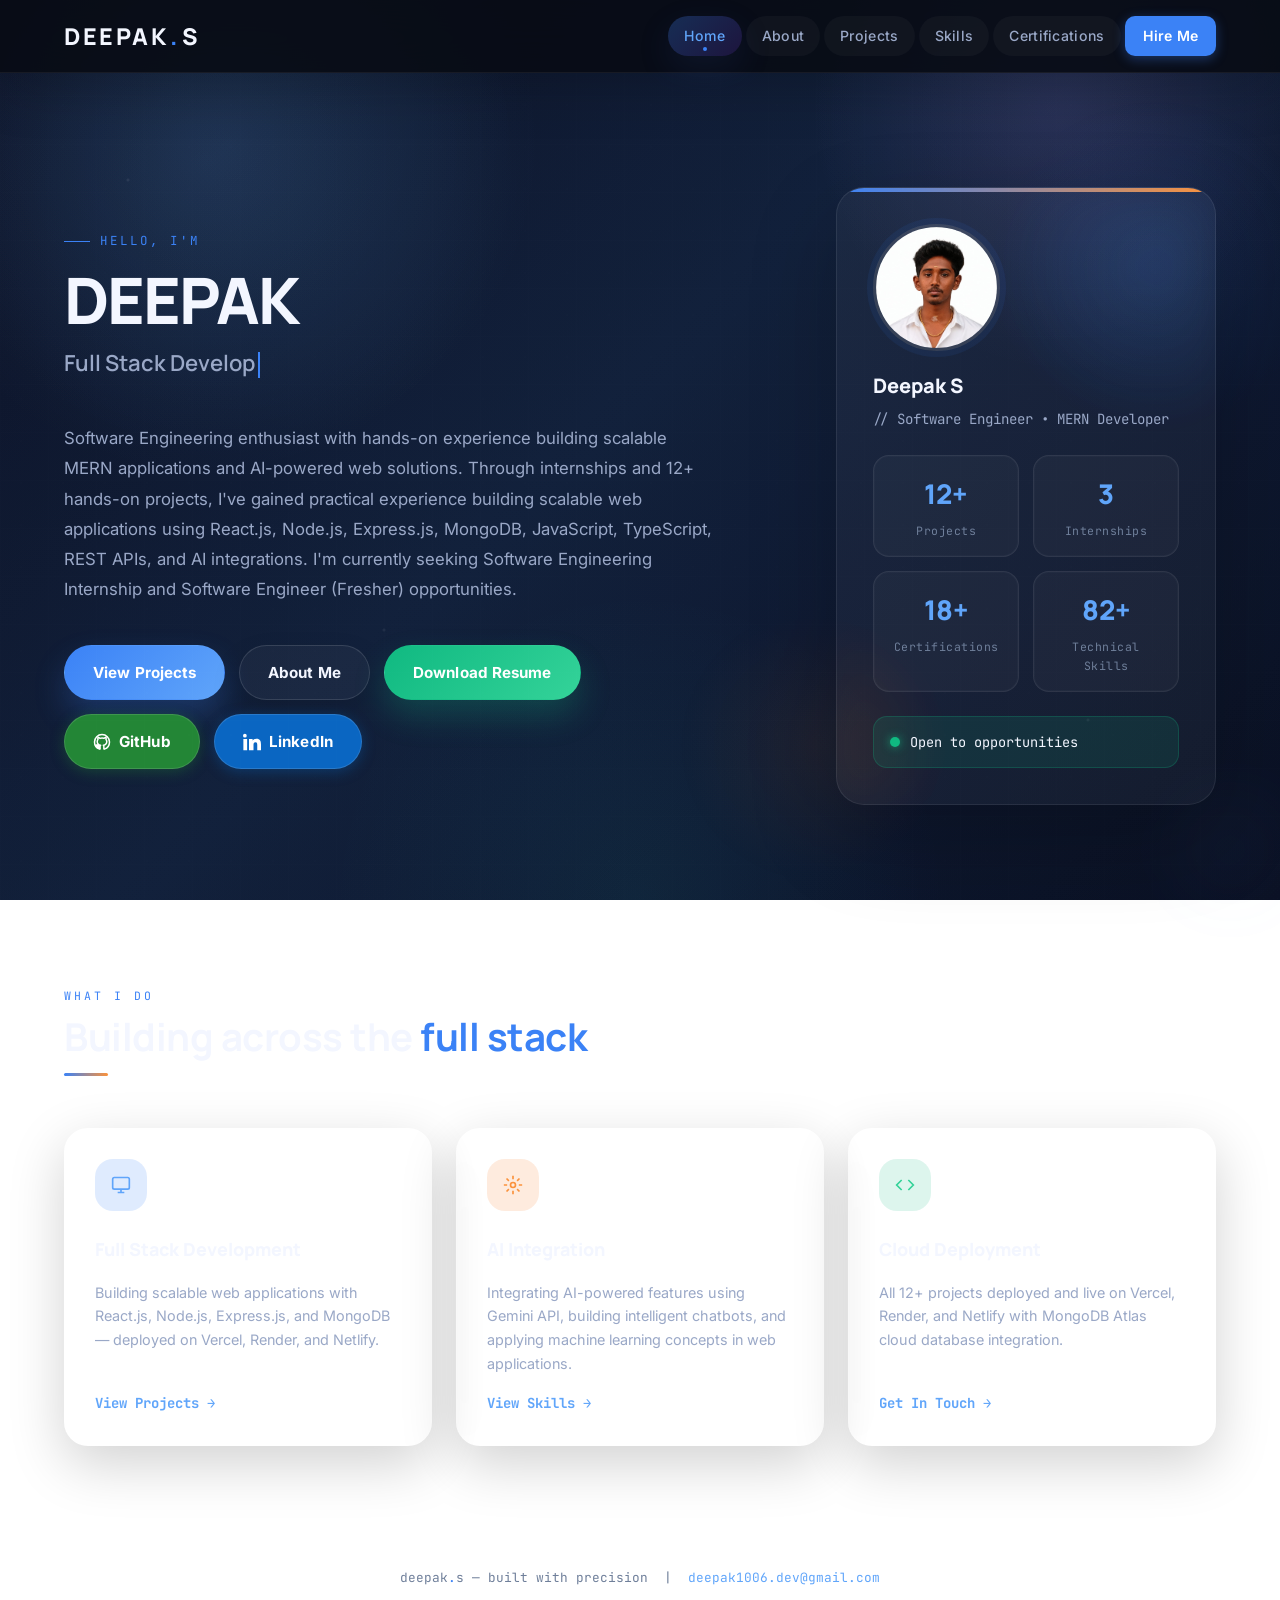
<file: index.html>
<!DOCTYPE html>
<html lang="en">
<head>
    <meta charset="UTF-8">
    <meta name="viewport" content="width=device-width, initial-scale=1.0">
    <title>Deepak S — Full Stack & AI/ML Developer</title>
    <link rel="stylesheet" href="style.css">
    <style>
        /* ── Hero ─────────────────────────────────────────── */
        .hero {
            min-height: calc(100vh - var(--nav-h));
            display: grid;
            grid-template-columns: minmax(0, 1fr) minmax(360px, 430px);
            align-items: center;
            gap: 64px;
            padding: 90px 0 70px;
        }

        .hero-left { max-width: 680px; }

        .hero-greeting {
            font-family: var(--font-mono);
            font-size: 0.78rem;
            color: var(--blue);
            letter-spacing: 3px;
            text-transform: uppercase;
            margin-bottom: 18px;
            display: inline-flex;
            align-items: center;
            gap: 10px;
        }
        .hero-greeting::before {
            content: '';
            display: inline-block;
            width: 26px; height: 1px;
            background: var(--blue);
        }

        .hero-name {
            font-family: var(--font-display);
            font-size: clamp(3rem, 5vw, 4.6rem);
            font-weight: 800;
            color: var(--text);
            line-height: 0.95;
            letter-spacing: -2px;
            margin-bottom: 14px;
            max-width: 90%;
        }
        .hero-name .highlight {
            background: linear-gradient(135deg, var(--blue-light), var(--orange));
            -webkit-background-clip: text;
            -webkit-text-fill-color: transparent;
            background-clip: text;
        }

        .hero-role {
            font-family: var(--font-display);
            font-size: 1.38rem;
            font-weight: 600;
            color: var(--text-muted);
            margin-bottom: 42px;
            min-height: 2.2rem;
        }
        .cursor {
            display: inline-block;
            width: 2px; height: 1.2em;
            background: var(--blue);
            margin-left: 3px;
            vertical-align: middle;
            animation: blink 1s step-end infinite;
        }

        .hero-bio {
            font-size: 1.05rem;
            color: var(--text-muted);
            line-height: 1.8;
            max-width: 650px;
            margin-bottom: 40px;
        }

        .hero-actions {
            display: flex;
            gap: 14px;
            flex-wrap: wrap;
        }

        .hero-visual {
            display: flex;
            justify-content: flex-end;
            align-items: center;
            position: relative;
        }

        .hero-card {
            background: rgba(255,255,255,0.04);
            border: 1px solid rgba(255,255,255,0.08);
            border-radius: var(--radius-lg);
            padding: 36px;
            width: 100%;
            max-width: 380px;
            box-shadow: 0 32px 90px rgba(0,0,0,0.2);
            position: relative;
            overflow: hidden;
            backdrop-filter: blur(20px);
            transition: transform 280ms cubic-bezier(.2,.9,.2,1), box-shadow 280ms ease, border-color 280ms ease;
            will-change: transform, box-shadow;
        }
        .hero-card:hover {
            transform: translateY(-5px);
            box-shadow: 0 36px 100px rgba(0,0,0,0.24);
            border-color: rgba(96,165,250,0.16);
        }
        .hero-card::before {
            content: '';
            position: absolute;
            top: 0; left: 0; right: 0;
            height: 4px;
            background: linear-gradient(90deg, var(--blue), var(--orange));
        }

        .hero-photo {
            width: 127px; height: 127px;
            border-radius: 50%;
            object-fit: cover;
            border: 3px solid rgba(255,255,255,0.12);
            margin-bottom: 18px;
            box-shadow: 0 0 0 6px rgba(59,130,246,0.08);
        }

        .hc-name {
            font-family: var(--font-display);
            font-size: 1.25rem;
            font-weight: 800;
            margin-bottom: 6px;
            color: var(--text);
        }
        .hc-role {
            font-size: 0.88rem;
            color: var(--text-muted);
            font-family: var(--font-mono);
            margin-bottom: 24px;
        }

        .hc-stat-row {
            display: grid;
            grid-template-columns: repeat(2, minmax(0, 1fr));
            gap: 14px;
            margin-bottom: 24px;
        }
        .hc-stat {
            background: rgba(255,255,255,0.03);
            border: 1px solid rgba(255,255,255,0.08);
            border-radius: 16px;
            padding: 16px;
            text-align: center;
            box-shadow: inset 0 0 0 1px rgba(255,255,255,0.02);
        }
        .hc-stat-num {
            font-family: var(--font-display);
            font-size: 1.7rem;
            font-weight: 800;
            color: var(--blue-light);
        }
        .hc-stat-label {
            font-size: 0.72rem;
            color: var(--text-dim);
            font-family: var(--font-mono);
            letter-spacing: 0.5px;
            margin-top: 4px;
        }

        .hc-status {
            display: flex;
            align-items: center;
            gap: 10px;
            font-size: 0.85rem;
            color: var(--text);
            font-family: var(--font-mono);
            padding: 14px 16px;
            background: rgba(16,185,129,0.12);
            border: 1px solid rgba(16,185,129,0.22);
            border-radius: 14px;
        }
        .hc-dot {
            width: 10px; height: 10px;
            border-radius: 50%;
            background: var(--green);
            box-shadow: 0 0 10px rgba(16,185,129,0.75);
            flex-shrink: 0;
            animation: blink 2s ease infinite;
        }

        .blob1 {
            position: absolute;
            top: -90px; right: -110px;
            width: 340px; height: 340px;
            border-radius: 50%;
            background: radial-gradient(circle, rgba(59,130,246,0.10) 0%, transparent 70%);
            pointer-events: none;
        }
        .blob2 {
            position: absolute;
            bottom: -80px; left: -110px;
            width: 280px; height: 280px;
            border-radius: 50%;
            background: radial-gradient(circle, rgba(249,115,22,0.068) 0%, transparent 70%);
            pointer-events: none;
        }

        .featured {
            padding: 80px 0 20px;
            border-top: 1px solid rgba(255,255,255,0.08);
        }

        .featured-grid {
            display: grid;
            grid-template-columns: repeat(3, minmax(0, 1fr));
            gap: 24px;
        }

        .feat-card {
            background: rgba(255,255,255,0.04);
            border: 1px solid rgba(255,255,255,0.08);
            border-radius: 24px;
            padding: 30px;
            display: flex;
            flex-direction: column;
            gap: 16px;
            transition: border-color 0.25s, transform 0.25s, box-shadow 0.25s;
            box-shadow: 0 18px 55px rgba(0,0,0,0.18);
            backdrop-filter: blur(16px);
        }
        .feat-card:hover {
            border-color: rgba(59,130,246,0.35);
            transform: translateY(-6px);
            box-shadow: 0 28px 88px rgba(0,0,0,0.24);
        }

        .feat-icon {
            width: 52px; height: 52px;
            border-radius: 18px;
            display: flex; align-items: center; justify-content: center;
            font-size: 1.3rem;
            margin-bottom: 8px;
        }
        .feat-icon.blue   { background: rgba(59,130,246,0.16); }
        .feat-icon.orange { background: rgba(249,115,22,0.14); }
        .feat-icon.green  { background: rgba(16,185,129,0.14); }

        .feat-title {
            font-family: var(--font-display);
            font-size: 1.12rem;
            font-weight: 800;
            color: var(--text);
        }
        .feat-desc {
            font-size: 0.9rem;
            color: var(--text-muted);
            line-height: 1.65;
            flex-grow: 1;
        }
        .feat-link {
            font-size: 0.87rem;
            font-weight: 700;
            color: var(--blue-light);
            font-family: var(--font-mono);
            display: flex;
            align-items: center;
            gap: 8px;
            transition: gap 0.2s, color 0.2s;
        }
        .feat-link:hover { gap: 12px; }

        @media (max-width: 1024px) {
            .hero { gap: 42px; }
            .hero-left { max-width: 620px; }
            .hero-card { max-width: 360px; }
        }

        @media (max-width: 900px) {
            .hero {
                grid-template-columns: 1fr;
                padding: 56px 0 48px;
                gap: 48px;
                text-align: center;
            }
            .hero-name { font-size: 3rem; letter-spacing: -1px; }
            .hero-visual { justify-content: center; }
            .hero-actions { justify-content: center; }
            .hero-greeting { justify-content: center; }
            .hero-bio { margin: 0 auto 36px; }
            .featured-grid { grid-template-columns: 1fr; }
        }

        @media (max-width: 480px) {
            .hero { padding: 48px 0 40px; }
            .hero-name { font-size: 2.4rem; }
            .hc-stat-num { font-size: 1.3rem; }
            .hero-card { padding: 28px; }
            .hero-photo { width: 112px; height: 112px; }
        }
    </style>
</head>
<body>
    <!-- ═══ HEADER / NAV ═══════════════════════════════════ -->
    <header class="site-header">
        <div class="nav-inner">
            <a href="index.html" class="logo">DEEPAK<span class="dot">.</span>S</a>
            <nav class="nav-links" aria-label="Main navigation">
                <a href="index.html"    class="nav-link" data-page="index">Home</a>
                <a href="about.html"    class="nav-link" data-page="about">About</a>
                <a href="projects.html" class="nav-link" data-page="projects">Projects</a>
                <a href="skills.html"   class="nav-link" data-page="skills">Skills</a>
                <a href="certifications.html" class="nav-link" data-page="certifications">Certifications</a>
                <a href="contact.html"  class="nav-link nav-cta" data-page="contact">Hire Me</a>
            </nav>
            <button class="hamburger" id="hamburger" aria-label="Toggle menu">
                <span></span><span></span><span></span>
            </button>
        </div>
        <nav class="mobile-menu" id="mobileMenu" aria-label="Mobile navigation">
            <a href="index.html"    class="mobile-nav-link" data-page="index">Home</a>
            <a href="about.html"    class="mobile-nav-link" data-page="about">About</a>
            <a href="projects.html" class="mobile-nav-link" data-page="projects">Projects</a>
            <a href="skills.html"   class="mobile-nav-link" data-page="skills">Skills</a>
            <a href="certifications.html" class="mobile-nav-link" data-page="certifications">Certifications</a>
            <a href="contact.html"  class="mobile-nav-link" data-page="contact">Contact / Hire Me</a>
        </nav>
    </header>

    <!-- ═══ MAIN ════════════════════════════════════════════ -->
    <div class="page-wrapper">
        <main>
            <div class="bg-particles" aria-hidden="true"></div>
            <section class="container">
                <div class="hero">
                    <!-- Left: Text -->
                    <div class="hero-left">
                        <div class="hero-greeting anim-1">Hello, I'm</div>
                        <h1 class="hero-name anim-2">
                            DEEPAK<br><span class="highlight"></span>
                        </h1>
                        <div class="hero-role anim-3">
                            <span id="roleText"></span><span class="cursor"></span>
                        </div>
                        <p class="hero-bio anim-4">
                            Software Engineering enthusiast with hands-on experience building scalable MERN applications and AI-powered web solutions. Through internships and 12+ hands-on projects, I've gained practical experience building scalable web applications using React.js, Node.js, Express.js, MongoDB, JavaScript, TypeScript, REST APIs, and AI integrations. I'm currently seeking Software Engineering Internship and Software Engineer (Fresher) opportunities.
                        </p>
                        <div class="hero-actions anim-5">
                            <a href="projects.html" class="btn btn-primary btn-lg" aria-label="View projects">View Projects</a>
                            <a href="about.html" class="btn btn-secondary btn-lg" aria-label="Learn more about me">About Me</a>
                            <a href="public/Deepak_S Resume.pdf" class="btn btn-green btn-lg" download aria-label="Download resume">Download Resume</a>
                            <a href="https://github.com/Deepak-1006S" class="btn btn-github btn-lg" target="_blank" rel="noreferrer noopener" aria-label="Open GitHub profile">
                                <svg width="18" height="18" viewBox="0 0 24 24" fill="none" stroke="currentColor" stroke-width="2" stroke-linecap="round" stroke-linejoin="round" aria-hidden="true">
                                    <path d="M12 2C6.48 2 2 6.48 2 12c0 4.42 2.87 8.17 6.84 9.49.5.09.66-.22.66-.48 0-.24-.01-.87-.01-1.71-2.78.6-3.37-1.34-3.37-1.34-.45-1.14-1.1-1.44-1.1-1.44-.9-.62.07-.61.07-.61 1 .07 1.53 1.03 1.53 1.03.89 1.52 2.34 1.08 2.91.83.09-.64.35-1.08.63-1.33-2.22-.25-4.56-1.11-4.56-4.95 0-1.09.39-1.99 1.03-2.69-.1-.25-.45-1.27.1-2.65 0 0 .84-.27 2.75 1.02A9.56 9.56 0 0 1 12 6.8c.85.004 1.7.11 2.5.32 1.9-1.29 2.74-1.02 2.74-1.02.55 1.38.2 2.4.1 2.65.64.7 1.03 1.6 1.03 2.69 0 3.86-2.34 4.7-4.57 4.95.36.31.68.92.68 1.86 0 1.34-.01 2.42-.01 2.75 0 .27.16.58.67.48A10.02 10.02 0 0 0 22 12c0-5.52-4.48-10-10-10Z"/>
                                </svg>
                                GitHub
                            </a>
                            <a href="https://www.linkedin.com/in/deepak-s1006/"
   class="btn btn-linkedin btn-lg"
   target="_blank"
   rel="noopener noreferrer"
   aria-label="Open LinkedIn profile">

    <svg xmlns="http://www.w3.org/2000/svg"
         width="18"
         height="18"
         fill="currentColor"
         viewBox="0 0 24 24">
        <path d="M4.98 3.5A2.48 2.48 0 1 1 .02 3.5a2.48 2.48 0 0 1 4.96 0zM.5 8h5v15h-5zm7.5 0h4.8v2.1h.1c.7-1.3 2.4-2.6 4.9-2.6 5.2 0 6.2 3.4 6.2 7.8V23h-5v-6.8c0-1.6 0-3.8-2.3-3.8s-2.7 1.8-2.7 3.7V23H8z"/>
    </svg>

    LinkedIn
</a>
                        </div>
                    </div>

                    <!-- Right: Profile card -->
                    <div class="hero-visual anim-6">
                        <div class="blob1"></div>
                        <div class="blob2"></div>
                        <div class="hero-card">
                            <img src="assets/photo.jpg" alt="Deepak S" class="hero-photo">
                            <div class="hc-name">Deepak S</div>
                            <div class="hc-role">// Software Engineer • MERN Developer</div>
                            <div class="hc-stat-row">
                                <div class="hc-stat">
                                    <div class="hc-stat-num">12+</div>
                                    <div class="hc-stat-label">Projects</div>
                                </div>
                                <div class="hc-stat">
                                    <div class="hc-stat-num">3</div>
                                    <div class="hc-stat-label">Internships</div>
                                </div>
                                <div class="hc-stat">
                                    <div class="hc-stat-num">18+</div>
                                    <div class="hc-stat-label">Certifications</div>
                                </div>
                                <div class="hc-stat">
                                    <div class="hc-stat-num">82+</div>
                                    <div class="hc-stat-label">Technical Skills</div>
                                </div>
                            </div>
                            <div class="hc-status">
                                <div class="hc-dot"></div>
                                Open to opportunities
                            </div>
                        </div>
                    </div>
                </div>
            </section>

            <!-- Featured sections strip -->
            <section class="featured">
                <div class="container">
                    <span class="label">What I Do</span>
                    <h2 class="heading">Building across the <em>full stack</em></h2>
                    <div class="divider"></div>

                    <div class="featured-grid">
                        <div class="feat-card anim-1">
                            <div class="feat-icon blue">
                                <svg width="20" height="20" viewBox="0 0 24 24" fill="none" stroke="#60a5fa" stroke-width="2"><rect x="2" y="3" width="20" height="14" rx="2"/><path d="M8 21h8M12 17v4"/></svg>
                            </div>
                            <div class="feat-title">Full Stack Development</div>
                            <div class="feat-desc">Building scalable web applications with React.js, Node.js, Express.js, and MongoDB — deployed on Vercel, Render, and Netlify.</div>
                            <a href="projects.html" class="feat-link">View Projects →</a>
                        </div>

                        <div class="feat-card anim-2">
                            <div class="feat-icon orange">
                                <svg width="20" height="20" viewBox="0 0 24 24" fill="none" stroke="#fb923c" stroke-width="2"><circle cx="12" cy="12" r="3"/><path d="M12 1v4M12 19v4M4.22 4.22l2.83 2.83M16.95 16.95l2.83 2.83M1 12h4M19 12h4M4.22 19.78l2.83-2.83M16.95 7.05l2.83-2.83"/></svg>
                            </div>
                            <div class="feat-title">AI Integration</div>
                            <div class="feat-desc">Integrating AI-powered features using Gemini API, building intelligent chatbots, and applying machine learning concepts in web applications.</div>
                            <a href="skills.html" class="feat-link">View Skills →</a>
                        </div>

                        <div class="feat-card anim-3">
                            <div class="feat-icon green">
                                <svg width="20" height="20" viewBox="0 0 24 24" fill="none" stroke="#34d399" stroke-width="2"><polyline points="16 18 22 12 16 6"/><polyline points="8 6 2 12 8 18"/></svg>
                            </div>
                            <div class="feat-title">Cloud Deployment</div>
                            <div class="feat-desc">All 12+ projects deployed and live on Vercel, Render, and Netlify with MongoDB Atlas cloud database integration.</div>
                            <a href="contact.html" class="feat-link">Get In Touch →</a>
                        </div>
                    </div>
                </div>
            </section>
        </main>

        <footer class="site-footer">
            <p>deepak<span style="color:var(--blue)">.</span>s &mdash; built with precision &nbsp;|&nbsp; <a href="mailto:deepak1006.dev@gmail.com">deepak1006.dev@gmail.com</a></p>
        </footer>
    </div>

    <script src="nav.js"></script>
    <script src="assets/js/biodata.js"></script>
    <script src="assets/js/ui.js" defer></script>
    <script>
        // Typewriter effect
        const roles = [
            'Full Stack Developer',
            'MERN Stack Developer',
            'Software Engineer',
            'React Developer',
            'AI Application Developer'
        ];
        let ri = 0, ci = 0, deleting = false;
        const el = document.getElementById('roleText');
        const prefersReducedMotion = window.matchMedia('(prefers-reduced-motion: reduce)').matches;

        if (prefersReducedMotion) {
            el.textContent = roles[0];
        } else {
            function typeLoop() {
            const word = roles[ri];
            if (!deleting) {
                el.textContent = word.slice(0, ci + 1);
                ci++;
                if (ci === word.length) {
                    deleting = true;
                    setTimeout(typeLoop, 1800);
                    return;
                }
            } else {
                el.textContent = word.slice(0, ci - 1);
                ci--;
                if (ci === 0) {
                    deleting = false;
                    ri = (ri + 1) % roles.length;
                }
            }
            setTimeout(typeLoop, deleting ? 60 : 90);
            }
            typeLoop();
        }
    </script>
</body>
</html>
</file>
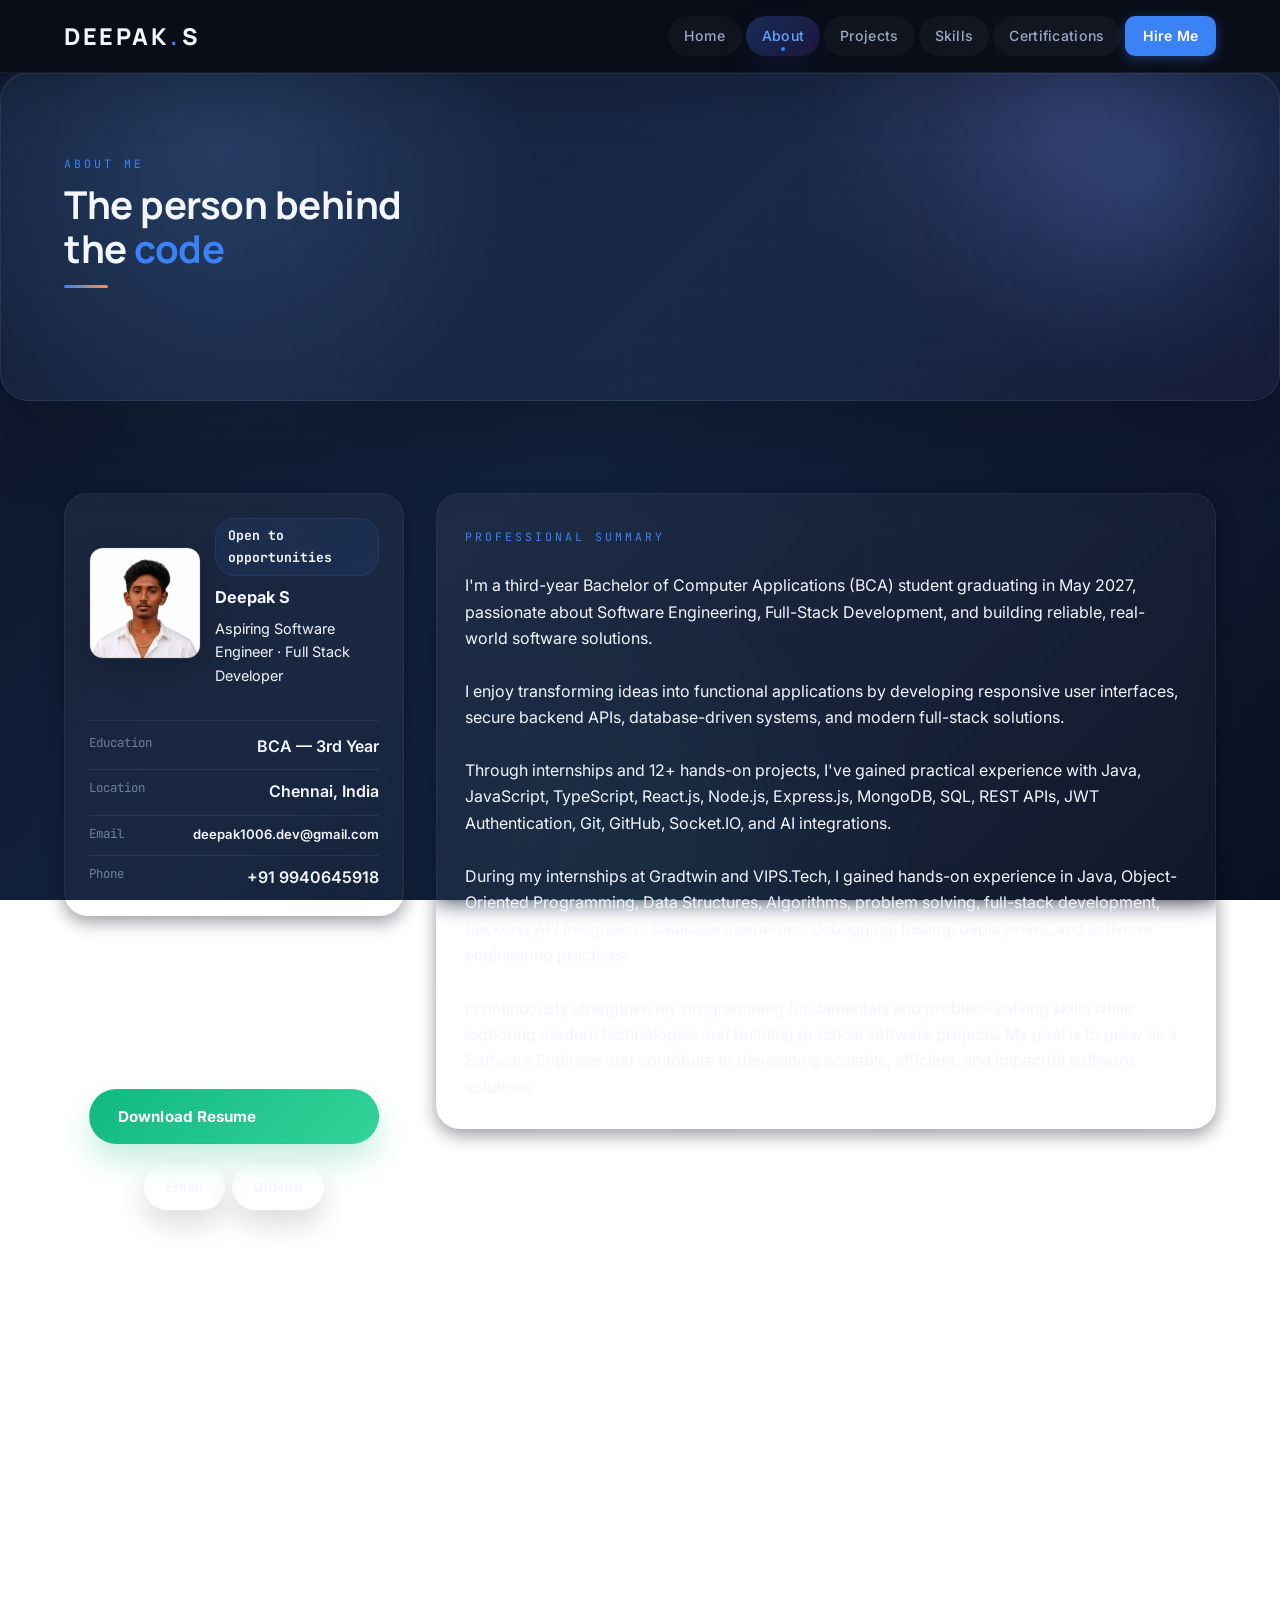
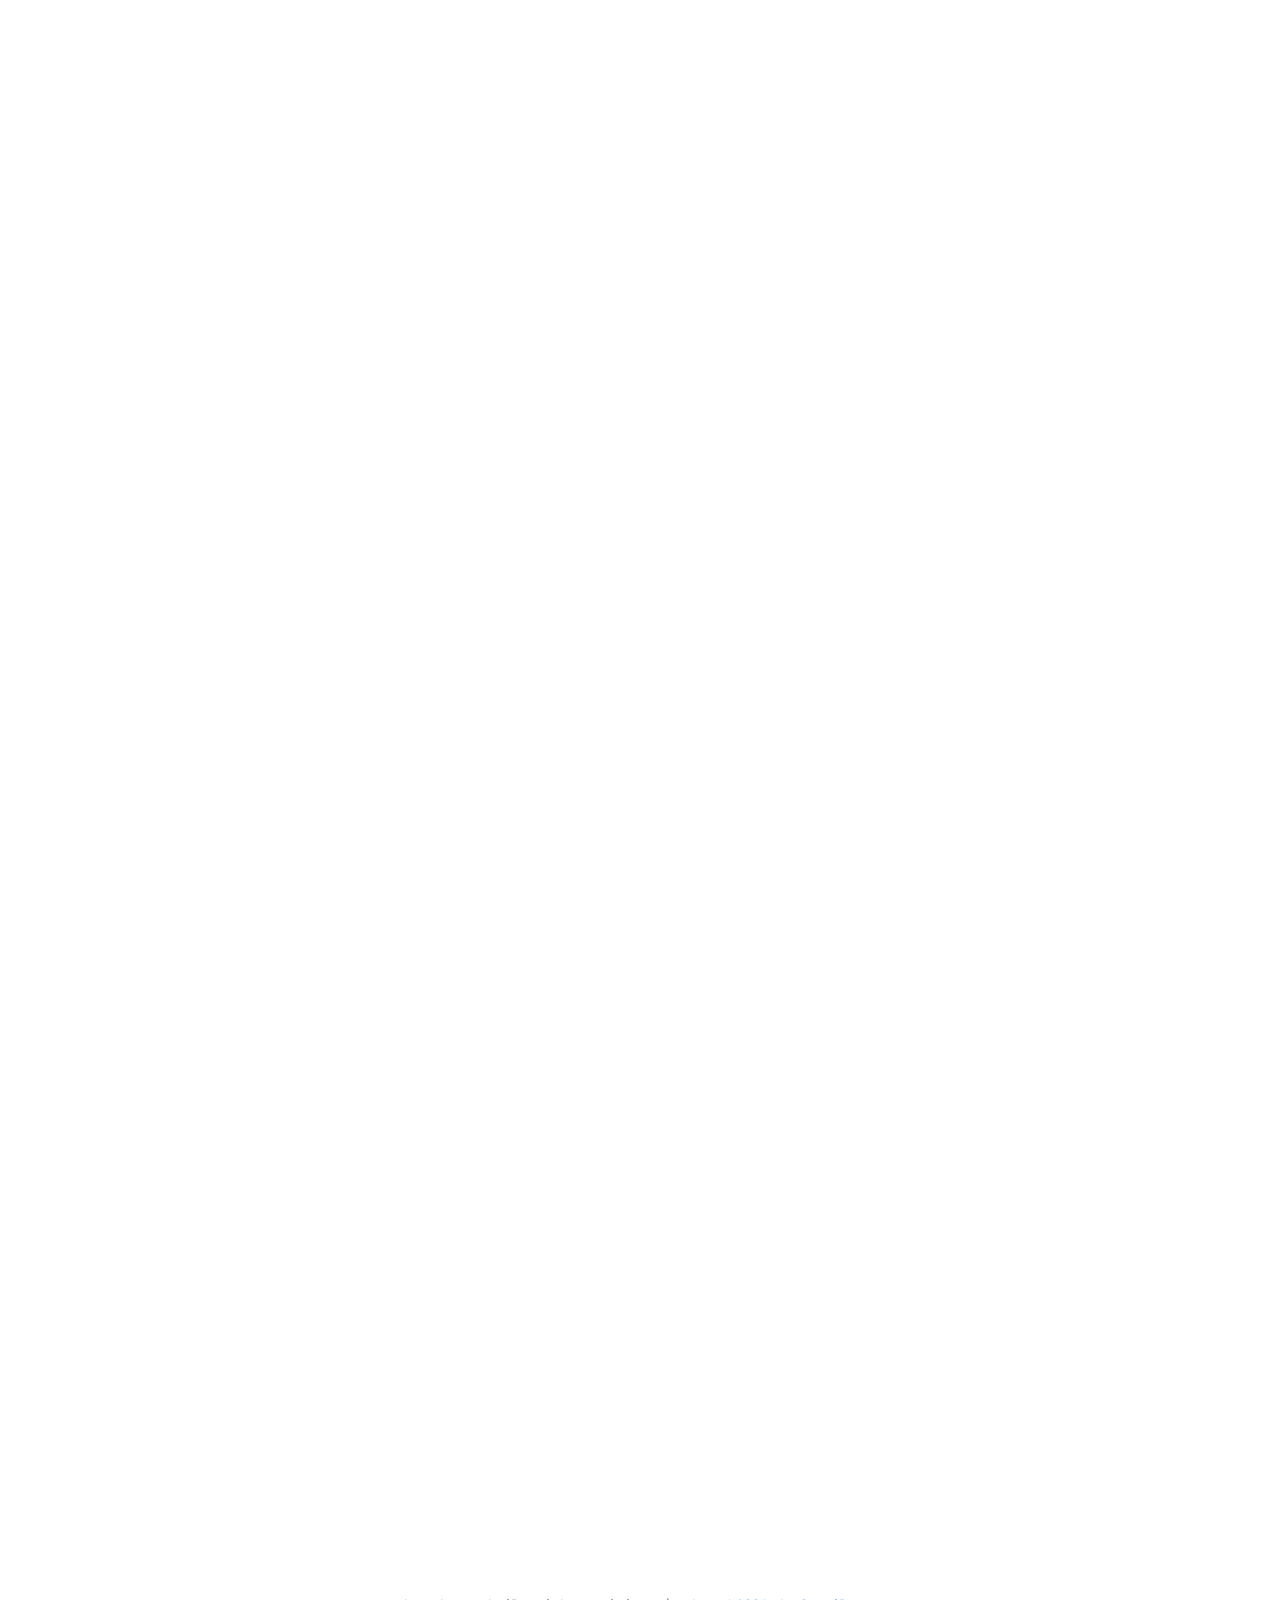
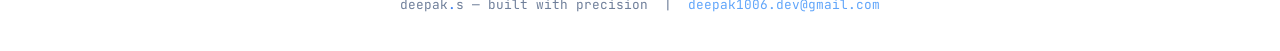
<file: about.html>
<!DOCTYPE html>
<html lang="en">
<head>
    <meta charset="UTF-8">
    <meta name="viewport" content="width=device-width, initial-scale=1.0">
    <title>About — Deepak S</title>
    <link rel="stylesheet" href="style.css">
    <style>
        /* ── About layout ─────────────────────────────────── */

        .about-grid {
            display: grid;
            grid-template-columns: minmax(280px, 340px) minmax(0, 1fr);
            gap: 32px;
            align-items: start;
        }

        .about-sidebar {
            display: flex;
            flex-direction: column;
            gap: 20px;
            position: sticky;
            top: 96px;
        }

        .side-details {
            display: flex;
            flex-direction: column;
            gap: 18px;
        }

        .side-card {
            background: linear-gradient(145deg, rgba(255,255,255,0.05), rgba(255,255,255,0.025));
            border: 1px solid var(--border);
            border-radius: 24px;
            padding: 24px;
            box-shadow: var(--shadow-sm);
            backdrop-filter: blur(14px);
        }

        .profile-card {
            display: flex;
            flex-direction: column;
            gap: 18px;
        }

        .contact-card {
            display: flex;
            flex-direction: column;
            gap: 14px;
        }

        .about-content {
            display: grid;
            gap: 24px;
            max-width: 100%;
        }

        .about-panel {
            background: linear-gradient(135deg, rgba(255,255,255,0.05), rgba(255,255,255,0.025));
            border: 1px solid var(--border);
            border-radius: 24px;
            padding: 28px;
            box-shadow: var(--shadow-sm);
            backdrop-filter: blur(12px);
        }

        .about-panel .summary-text {
            margin-top: 16px;
        }

        .about-panel .timeline {
            margin-top: 18px;
        }

        .about-panel .achievement-banner {
            margin-bottom: 14px;
        }

        .about-panel .achievement-banner:last-child {
            margin-bottom: 0;
        }

        .about-panel .certs-grid {
            margin-top: 18px;
        }

        .about-sidebar .profile-name,
        .about-sidebar .sidebar-badge,
        .about-sidebar .profile-role {
            color: var(--text);
        }

        .about-sidebar .meta-row {
            border-bottom: 1px solid rgba(255,255,255,0.08);
            padding-bottom: 10px;
        }

        .about-sidebar .meta-row:last-child {
            border-bottom: 0;
            padding-bottom: 0;
        }

        .about-tag {
            font-family: var(--font-mono);
            font-size: 0.82rem;
            color: var(--blue);
            letter-spacing: 1.2px;
            text-transform: uppercase;
            margin-bottom: 18px;
        }

        .about-title {
            font-family: var(--font-display);
            font-size: clamp(2rem, 5vw, 2.8rem);
            color: var(--text);
            margin-bottom: 18px;
            line-height: 1.05;
        }

        .about-copy {
            font-size: 1rem;
            color: var(--text-muted);
            line-height: 1.85;
            margin-bottom: 36px;
            max-width: 720px;
        }

        .about-highlights {
            display: grid;
            grid-template-columns: repeat(2, minmax(0, 1fr));
            gap: 24px;
        }

        .highlight-card {
            background: rgba(255,255,255,0.04);
            border: 1px solid rgba(255,255,255,0.1);
            border-radius: 24px;
            padding: 26px;
            display: flex;
            flex-direction: column;
            gap: 14px;
            box-shadow: 0 22px 48px rgba(0,0,0,0.12);
            backdrop-filter: blur(14px);
            transition: transform 0.25s, border-color 0.25s, background 0.25s;
        }
        .highlight-card:hover {
            transform: translateY(-3px);
            border-color: rgba(59,130,246,0.35);
            background: rgba(255,255,255,0.06);
        }
        .highlight-card h3 {
            font-size: 1.03rem;
            margin: 0;
            color: var(--text);
        }
        .highlight-card p {
            margin: 0;
            color: var(--text-muted);
            line-height: 1.75;
            font-size: 0.95rem;
        }

        .skillset {
            margin-top: 42px;
        }

        .skillset-title {
            font-size: 1.05rem;
            color: var(--text);
            margin-bottom: 20px;
        }

        .skillset-list {
            display: grid;
            grid-template-columns: repeat(2, minmax(0, 1fr));
            gap: 18px;
        }

        .skill-pill {
            background: rgba(255,255,255,0.04);
            border: 1px solid rgba(255,255,255,0.1);
            border-radius: 999px;
            padding: 14px 18px;
            font-size: 0.92rem;
            color: var(--text);
            display: inline-flex;
            align-items: center;
            justify-content: center;
            box-shadow: inset 0 0 0 1px rgba(255,255,255,0.03);
        }

        @media (max-width: 900px) {
            .about-grid {
                grid-template-columns: 1fr;
                gap: 24px;
            }
            .about-sidebar {
                position: static;
            }
            .about-panel {
                padding: 22px;
            }
            .about-highlights,
            .skillset-list {
                grid-template-columns: 1fr;
            }
        }
        .tl-dot {
            width: 33px; height: 33px;
            border-radius: 50%;
            background: var(--surface-2);
            border: 2px solid var(--blue);
            display: flex; align-items: center; justify-content: center;
            flex-shrink: 0;
            position: relative;
            z-index: 1;
        }
        .tl-dot svg { flex-shrink: 0; }

        .tl-body {
            padding-top: 4px;
        }
        .tl-date {
            font-family: var(--font-mono);
            font-size: 0.75rem;
            color: var(--orange-light);
            letter-spacing: 0.5px;
            margin-bottom: 6px;
        }
        .tl-title {
            font-family: var(--font-display);
            font-size: 1.1rem;
            font-weight: 700;
            color: var(--text);
            margin-bottom: 4px;
        }
        .tl-institution {
            font-size: 0.9rem;
            color: var(--text-muted);
            margin-bottom: 10px;
        }
        .tl-detail {
            font-size: 0.88rem;
            color: var(--text-muted);
            line-height: 1.55;
        }

        /* Certs grid */
        .certs-grid {
            display: grid;
            grid-template-columns: 1fr 1fr;
            gap: 16px;
        }
        .cert-card {
            background: var(--surface);
            border: 1px solid var(--border);
            border-radius: 12px;
            padding: 18px 20px;
            display: flex;
            gap: 14px;
            align-items: flex-start;
            transition: border-color 0.2s, transform 0.2s;
        }
        .cert-card:hover {
            border-color: var(--border-2);
            transform: translateY(-2px);
        }
        .cert-icon {
            width: 38px; height: 38px;
            border-radius: 8px;
            background: rgba(59,130,246,0.1);
            border: 1px solid rgba(59,130,246,0.15);
            display: flex; align-items: center; justify-content: center;
            flex-shrink: 0;
        }
        .cert-info {}
        .cert-name {
            font-weight: 700;
            font-size: 0.9rem;
            color: var(--text);
            margin-bottom: 4px;
            line-height: 1.3;
        }
        .cert-sub {
            font-size: 0.78rem;
            color: var(--text-muted);
        }

        /* Achievement banner */
        .achievement-banner {
            background: linear-gradient(135deg, rgba(59,130,246,0.08), rgba(249,115,22,0.06));
            border: 1px solid var(--border);
            border-radius: var(--radius);
            padding: 24px 28px;
            display: flex;
            gap: 18px;
            align-items: flex-start;
        }
        .ach-icon {
            font-size: 1.6rem;
            flex-shrink: 0;
            line-height: 1;
        }
        .ach-title {
            font-weight: 700;
            font-size: 0.95rem;
            color: var(--text);
            margin-bottom: 4px;
        }
        .ach-desc {
            font-size: 0.88rem;
            color: var(--text-muted);
            line-height: 1.5;
        }

        @media (max-width: 900px) {
            .about-grid {
                grid-template-columns: 1fr;
                gap: 40px;
            }
            .sidebar-photo { max-width: 240px; }
            .certs-grid { grid-template-columns: 1fr; }
        }
    </style>
</head>
<body>
    <!-- ═══ HEADER / NAV ═══════════════════════════════════ -->
    <header class="site-header">
        <div class="nav-inner">
            <a href="index.html" class="logo">DEEPAK<span class="dot">.</span>S</a>
            <nav class="nav-links" aria-label="Main navigation">
                <a href="index.html"    class="nav-link" data-page="index">Home</a>
                <a href="about.html"    class="nav-link" data-page="about">About</a>
                <a href="projects.html" class="nav-link" data-page="projects">Projects</a>
                <a href="skills.html"   class="nav-link" data-page="skills">Skills</a>
                <a href="certifications.html" class="nav-link" data-page="certifications">Certifications</a>
                <a href="contact.html"  class="nav-link nav-cta" data-page="contact">Hire Me</a>
            </nav>
            <button class="hamburger" id="hamburger" aria-label="Toggle menu">
                <span></span><span></span><span></span>
            </button>
        </div>
        <nav class="mobile-menu" id="mobileMenu" aria-label="Mobile navigation">
            <a href="index.html"    class="mobile-nav-link" data-page="index">Home</a>
            <a href="about.html"    class="mobile-nav-link" data-page="about">About</a>
            <a href="projects.html" class="mobile-nav-link" data-page="projects">Projects</a>
            <a href="skills.html"   class="mobile-nav-link" data-page="skills">Skills</a>
            <a href="certifications.html" class="mobile-nav-link" data-page="certifications">Certifications</a>
            <a href="contact.html"  class="mobile-nav-link" data-page="contact">Contact / Hire Me</a>
        </nav>
    </header>

    <!-- ═══ MAIN ════════════════════════════════════════════ -->
    <div class="page-wrapper">
        <main>
            <!-- Page hero band -->
            <div class="page-hero">
                <div class="container">
                    <span class="label anim-1">About Me</span>
                    <h1 class="heading anim-2">The person behind<br>the <em>code</em></h1>
                    <div class="divider anim-3"></div>
                </div>
            </div>

            <!-- About body -->
            <section class="section">
                <div class="container">
                    <div class="about-grid">
                        <!-- Sidebar (two stacked detail cards) -->
                        <aside class="about-sidebar anim-1" aria-labelledby="about-sidebar-label">
                            <div class="side-details">
                                <!-- Profile + Quick Facts card -->
                                <div class="side-card profile-card">
                                    <div class="profile-row">
                                        <div style="flex-shrink:0;">
                                            <img src="assets/photo.jpg" alt="Deepak S" class="sidebar-photo profile-photo">
                                        </div>
                                        <div style="flex:1;">
                                            <div class="sidebar-badge">Open to opportunities</div>
                                            <div class="profile-name">Deepak S</div>
                                            <div class="profile-role">Aspiring Software Engineer · Full Stack Developer</div>
                                        </div>
                                    </div>

                                    <div class="side-meta">
                                        <div class="meta-row">
                                            <div class="meta-label">Education</div>
                                            <div class="meta-value">BCA — 3rd Year</div>
                                        </div>
                                        <div class="meta-row">
                                            <div class="meta-label">Location</div>
                                            <div class="meta-value">Chennai, India</div>
                                        </div>
                                        <div class="meta-row">
                                            <div class="meta-label">Email</div>
                                            <div class="meta-value" style="font-size:0.82rem;word-break:break-all;">deepak1006.dev@gmail.com</div>
                                        </div>
                                        <div class="meta-row">
                                            <div class="meta-label">Phone</div>
                                            <div class="meta-value">+91 9940645918</div>
                                        </div>
                                    </div>
                                </div>

                                <!-- Contact / Resume card -->
                                <div class="side-card contact-card">
                                    <div class="profile-name">Availability</div>
                                    <div style="color:var(--text-muted);font-size:0.95rem;">Actively seeking Software Engineering internships and full-time roles. Available for remote and on-site opportunities.</div>
                                    <a href="public/Deepak_S Resume.pdf" class="btn btn-green btn-lg full-width" download>Download Resume</a>
                                    <div class="contact-actions">
                                        <a href="mailto:deepak1006.dev@gmail.com" class="btn btn-sm">Email</a>
                                        <a href="https://github.com/Deepak-1006S" target="_blank" rel="noopener noreferrer" class="btn btn-sm">GitHub</a>
                                    </div>
                                </div>
                            </div>
                        </aside>

                        <!-- Content -->
                       <div class="about-content">
    <div class="about-panel anim-2">
        <span class="label">Professional Summary</span>
        <p class="summary-text">
            I'm a third-year Bachelor of Computer Applications (BCA) student graduating in May 2027, passionate about Software Engineering, Full-Stack Development, and building reliable, real-world software solutions.
            <br><br>
            I enjoy transforming ideas into functional applications by developing responsive user interfaces, secure backend APIs, database-driven systems, and modern full-stack solutions.
            <br><br>
            Through internships and 12+ hands-on projects, I've gained practical experience with Java, JavaScript, TypeScript, React.js, Node.js, Express.js, MongoDB, SQL, REST APIs, JWT Authentication, Git, GitHub, Socket.IO, and AI integrations.
            <br><br>
            During my internships at Gradtwin and VIPS.Tech, I gained hands-on experience in Java, Object-Oriented Programming, Data Structures, Algorithms, problem solving, full-stack development, backend API integration, database operations, debugging, testing, deployment, and software engineering practices.
            <br><br>
            I continuously strengthen my programming fundamentals and problem-solving skills while exploring modern technologies and building practical software projects. My goal is to grow as a Software Engineer and contribute to developing scalable, efficient, and impactful software solutions.
        </p>
    </div>
                            <!-- Education timeline -->
                            <div class="about-panel anim-3 mb-48">
                                <span class="label">Education</span>
                                <h2 class="heading section-heading-sm">Academic Background</h2>
                                <div class="divider"></div>

                                <div class="timeline">
                                    <div class="tl-item">
                                        <div class="tl-dot">
                                            <svg width="14" height="14" viewBox="0 0 24 24" fill="none" stroke="#60a5fa" stroke-width="2.5"><path d="M22 10v6M2 10l10-5 10 5-10 5z"/><path d="M6 12v5c3 3 9 3 12 0v-5"/></svg>
                                        </div>
                                        <div class="tl-body">
                                            <div class="tl-date">2024 — 2027 (Third Year, Expected Graduation: 2027)</div>
                                            <div class="tl-title">Bachelor of Computer Applications (BCA)</div>
                                            <div class="tl-institution">University of Madras</div>
                                            <div class="tl-detail">
                                                Third-year BCA student specializing in Software Engineering, Full-Stack Development, Data Structures, Algorithms, and modern web technologies. Building 12+ hands-on projects while maintaining strong academic performance.
                                            </div>
                                        </div>
                                    </div>
                                </div>
                            </div>

                            <!-- Internships timeline -->
<div class="about-panel anim-4 mb-48">
    <span class="label">Professional Experience</span>
    <h2 class="heading section-heading-sm">Internships</h2>
    <div class="divider"></div>

    <div class="timeline">

        <!-- Gradtwin -->
        <div class="tl-item">
            <div class="tl-dot">
                <svg width="14" height="14" viewBox="0 0 24 24" fill="none" stroke="#10b981" stroke-width="2.5">
                    <rect x="2" y="7" width="20" height="14" rx="2"/>
                    <path d="M16 7V5a2 2 0 0 0-2-2H10a2 2 0 0 0-2 2v2M6 14h12"/>
                </svg>
            </div>

            <div class="tl-body">
                <div class="tl-date">Jul 2026 – Sep 2026</div>
                <div class="tl-title">Java Full-Stack Developer Intern</div>
                <div class="tl-institution">Gradtwin</div>

                <div class="tl-detail">
                    • Strengthened Java and Object-Oriented Programming fundamentals through structured technical training.<br>
                    • Practiced Data Structures, Algorithms, and problem-solving through coding exercises.<br>
                    • Improved debugging and software development fundamentals through guided development activities.<br>
                    • Gained exposure to collaborative development workflows and software engineering practices.
                </div>
            </div>
        </div>

        <!-- VIPS Tech - Full Stack -->
        <div class="tl-item">
            <div class="tl-dot">
                <svg width="14" height="14" viewBox="0 0 24 24" fill="none" stroke="#10b981" stroke-width="2.5">
                    <rect x="2" y="7" width="20" height="14" rx="2"/>
                    <path d="M16 7V5a2 2 0 0 0-2-2H10a2 2 0 0 0-2 2v2M6 14h12"/>
                </svg>
            </div>

            <div class="tl-body">
                <div class="tl-date">May 2026 – Jun 2026</div>
                <div class="tl-title">Full Stack Development Intern</div>
                <div class="tl-institution">VIPS Tech</div>

                <div class="tl-detail">
                    • Developed full-stack web applications using React.js, Node.js, Express.js, and MongoDB.<br>
                    • Designed RESTful APIs with JWT authentication.<br>
                    • Built reusable React components.<br>
                    • Implemented CRUD operations.<br>
                    • Integrated MongoDB databases.<br>
                    • Debugged and optimized applications.<br>
                    • Used Git and GitHub for collaborative development.
                </div>
            </div>
        </div>

        <!-- VIPS Tech - AI & Machine Learning -->
        <div class="tl-item">
            <div class="tl-dot">
                <svg width="14" height="14" viewBox="0 0 24 24" fill="none" stroke="#f59e0b" stroke-width="2.5">
                    <circle cx="12" cy="12" r="9"/>
                    <path d="M9 12l2 2 4-4"/>
                </svg>
            </div>

            <div class="tl-body">
                <div class="tl-date">May 2025 – Jun 2025</div>
                <div class="tl-title">AI & Machine Learning Intern</div>
                <div class="tl-institution">VIPS Tech</div>

                <div class="tl-detail">
                    • Worked on AI and Machine Learning concepts.<br>
                    • Built data-driven applications.<br>
                    • Performed data preprocessing.<br>
                    • Participated in model evaluation.<br>
                    • Applied machine learning fundamentals.<br>
                    • Collaborated using Git and GitHub.
                </div>
            </div>
        </div>

    </div>
</div>

                            <!-- Achievement -->
                            <div class="about-panel anim-5 mb-48">
                                <span class="label">Achievements</span>
                                <h2 class="heading section-heading-sm">Key Achievements</h2>
                                <div class="divider"></div>
                                
                                <div class="stack-col">
                                    <div class="achievement-banner">
                                        <div class="ach-icon">
                                            <svg width="28" height="28" viewBox="0 0 24 24" fill="none" stroke="#f97316" stroke-width="2"><polygon points="12 2 15.09 8.26 22 9.27 17 14.14 18.18 21.02 12 17.77 5.82 21.02 7 14.14 2 9.27 8.91 8.26 12 2"/></svg>
                                        </div>
                                        <div>
                                            <div class="ach-title">Presented Technical Research Paper at National Conference</div>
                                            <div class="ach-desc">
                                                Presented specialized technical research paper at National Conference, demonstrating high academic clarity and depth of technical knowledge in Software Engineering.
                                            </div>
                                        </div>
                                    </div>

                                    <div class="achievement-banner">
                                        <div class="ach-icon">
                                            <svg width="28" height="28" viewBox="0 0 24 24" fill="none" stroke="#10b981" stroke-width="2"><circle cx="12" cy="12" r="10"/><path d="M12 6v6l4 2"/></svg>
                                        </div>
                                        <div>
                                            <div class="ach-title">Top 10% Replit Agent</div>
                                            <div class="ach-desc">
                                                Achieved Top 10% ranking as Replit Agent, showcasing exceptional problem-solving and software development capabilities.
                                            </div>
                                        </div>
                                    </div>

                                    <div class="achievement-banner">
                                        <div class="ach-icon">
                                            <svg width="28" height="28" viewBox="0 0 24 24" fill="none" stroke="#3b82f6" stroke-width="2"><rect x="2" y="7" width="20" height="14" rx="2"/><path d="M16 7V5a2 2 0 0 0-2-2H10a2 2 0 0 0-2 2v2M6 14h12"/></svg>
                                        </div>
                                        <div>
                                            <div class="ach-title">Completed Full Stack Development Internship</div>
                                            <div class="ach-desc">
                                                Successfully completed Full Stack Development Internship at VIPS Tech, gaining hands-on experience with React.js, Node.js, Express.js, and MongoDB.
                                            </div>
                                        </div>
                                    </div>

                                    <div class="achievement-banner">
                                        <div class="ach-icon">
                                            <svg width="28" height="28" viewBox="0 0 24 24" fill="none" stroke="#a78bfa" stroke-width="2"><circle cx="12" cy="12" r="3"/><path d="M12 1v4M12 19v4M4.22 4.22l2.83 2.83M16.95 16.95l2.83 2.83M1 12h4M19 12h4M4.22 19.78l2.83-2.83M16.95 7.05l2.83-2.83"/></svg>
                                        </div>
                                        <div>
                                            <div class="ach-title">Completed AI & Machine Learning Internship</div>
                                            <div class="ach-desc">
                                                Completed AI & Machine Learning Internship at VIPS Tech, working on AI concepts, data preprocessing, and machine learning fundamentals.
                                            </div>
                                        </div>
                                    </div>
                                </div>
                            </div>

                            <!-- Certifications -->
                            <div class="about-panel anim-5">
                                <span class="label">Credentials</span>
                                <h2 class="heading section-heading-sm">Certifications</h2>
                                <div class="divider"></div>
                                <div class="certs-grid">
                                    <div class="cert-card">
                                        <div class="cert-icon">
                                            <svg width="18" height="18" viewBox="0 0 24 24" fill="none" stroke="#60a5fa" stroke-width="2"><rect x="2" y="3" width="20" height="14" rx="2"/><path d="M8 21h8M12 17v4"/></svg>
                                        </div>
                                        <div class="cert-info">
                                            <div class="cert-name">HackerRank Software Engineer</div>
                                            <div class="cert-sub">HackerRank</div>
                                        </div>
                                    </div>
                                    <div class="cert-card">
                                        <div class="cert-icon">
                                            <svg width="18" height="18" viewBox="0 0 24 24" fill="none" stroke="#60a5fa" stroke-width="2"><ellipse cx="12" cy="5" rx="9" ry="3"/><path d="M21 12c0 1.66-4 3-9 3s-9-1.34-9-3"/><path d="M3 5v14c0 1.66 4 3 9 3s9-1.34 9-3V5"/></svg>
                                        </div>
                                        <div class="cert-info">
                                            <div class="cert-name">HackerRank SQL (Advanced)</div>
                                            <div class="cert-sub">HackerRank</div>
                                        </div>
                                    </div>
                                    <div class="cert-card">
                                        <div class="cert-icon">
                                            <svg width="18" height="18" viewBox="0 0 24 24" fill="none" stroke="#60a5fa" stroke-width="2"><circle cx="12" cy="12" r="3"/><path d="M12 1v4M12 19v4M4.22 4.22l2.83 2.83M16.95 16.95l2.83 2.83M1 12h4M19 12h4M4.22 19.78l2.83-2.83M16.95 7.05l2.83-2.83"/></svg>
                                        </div>
                                        <div class="cert-info">
                                            <div class="cert-name">HackerRank Node.js (Intermediate)</div>
                                            <div class="cert-sub">HackerRank</div>
                                        </div>
                                    </div>
                                    <div class="cert-card">
                                        <div class="cert-icon">
                                            <svg width="18" height="18" viewBox="0 0 24 24" fill="none" stroke="#60a5fa" stroke-width="2"><ellipse cx="12" cy="5" rx="9" ry="3"/><path d="M21 12c0 1.66-4 3-9 3s-9-1.34-9-3"/><path d="M3 5v14c0 1.66 4 3 9 3s9-1.34 9-3V5"/></svg>
                                        </div>

                                        <div class="cert-info">
                                            <div class="cert-name">RESTAPI</div>
                                            <div class="cert-sub">HackerRank</div>
                                        </div>
                                    </div>
                                    <div class="cert-card">
                                        <div class="cert-icon">
                                            <svg width="18" height="18" viewBox="0 0 24 24" fill="none" stroke="#60a5fa" stroke-width="2"><ellipse cx="12" cy="5" rx="9" ry="3"/><path d="M21 12c0 1.66-4 3-9 3s-9-1.34-9-3"/><path d="M3 5v14c0 1.66 4 3 9 3s9-1.34 9-3V5"/></svg>
                                        </div>

                                        <div class="cert-info">
                                            <div class="cert-name">React(basic)</div>
                                            <div class="cert-sub">HackerRank</div>
                                        </div>
                                    </div>
                                    <div class="cert-card">
                                        <div class="cert-icon">
                                            <svg width="18" height="18" viewBox="0 0 24 24" fill="none" stroke="#60a5fa" stroke-width="2"><ellipse cx="12" cy="5" rx="9" ry="3"/><path d="M21 12c0 1.66-4 3-9 3s-9-1.34-9-3"/><path d="M3 5v14c0 1.66 4 3 9 3s9-1.34 9-3V5"/></svg>
                                        </div>

                                        <div class="cert-info">
                                            <div class="cert-name">Java(basic)</div>
                                            <div class="cert-sub">HackerRank</div>
                                        </div>
                                    </div>
                                    <div class="cert-card">
                                        <div class="cert-icon">
                                            <svg width="18" height="18" viewBox="0 0 24 24" fill="none" stroke="#60a5fa" stroke-width="2"><ellipse cx="12" cy="5" rx="9" ry="3"/><path d="M21 12c0 1.66-4 3-9 3s-9-1.34-9-3"/><path d="M3 5v14c0 1.66 4 3 9 3s9-1.34 9-3V5"/></svg>
                                        </div>

                                        <div class="cert-info">
                                            <div class="cert-name">MongoDB Node.js Developer Path</div>
                                            <div class="cert-sub">MongoDB University</div>
                                        </div>
                                    </div>
                                    <div class="cert-card">
                                        <div class="cert-icon">
                                            <svg width="18" height="18" viewBox="0 0 24 24" fill="none" stroke="#60a5fa" stroke-width="2"><ellipse cx="12" cy="5" rx="9" ry="3"/><path d="M21 12c0 1.66-4 3-9 3s-9-1.34-9-3"/><path d="M3 5v14c0 1.66 4 3 9 3s9-1.34 9-3V5"/></svg>
                                        </div>
                                        <div class="cert-info">
                                            <div class="cert-name">MongoDB Database Admin Path</div>
                                            <div class="cert-sub">MongoDB University</div>
                                        </div>
                                    </div>
                                    <div class="cert-card">
                                        <div class="cert-icon">
                                            <svg width="18" height="18" viewBox="0 0 24 24" fill="none" stroke="#60a5fa" stroke-width="2"><rect x="2" y="7" width="20" height="14" rx="2"/><path d="M16 7V5a2 2 0 0 0-2-2H10a2 2 0 0 0-2 2v2M6 14h12"/></svg>
                                        </div>
                                        <div class="cert-info">
                                            <div class="cert-name">Full Stack Development Internship</div>
                                            <div class="cert-sub">VIPS Tech — May 2026 – Jun 2026</div>
                                        </div>
                                    </div>
                                    <div class="cert-card">
                                        <div class="cert-icon">
                                            <svg width="18" height="18" viewBox="0 0 24 24" fill="none" stroke="#60a5fa" stroke-width="2"><circle cx="12" cy="12" r="3"/><path d="M12 1v4M12 19v4M4.22 4.22l2.83 2.83M16.95 16.95l2.83 2.83M1 12h4M19 12h4M4.22 19.78l2.83-2.83M16.95 7.05l2.83-2.83"/></svg>
                                        </div>
                                        <div class="cert-info">
                                            <div class="cert-name">AI & Machine Learning Internship</div>
                                            <div class="cert-sub">VIPS Tech — May 2025 – Jun 2025</div>
                                        </div>
                                    </div>
                                    <div class="cert-card">
                                        <div class="cert-icon">
                                            <svg width="18" height="18" viewBox="0 0 24 24" fill="none" stroke="#60a5fa" stroke-width="2"><polygon points="12 2 15.09 8.26 22 9.27 17 14.14 18.18 21.02 12 17.77 5.82 21.02 7 14.14 2 9.27 8.91 8.26 12 2"/></svg>
                                        </div>
                                        <div class="cert-info">
                                            <div class="cert-name">National Conference Paper Presentation</div>
                                            <div class="cert-sub">Technical Research Paper</div>
                                        </div>
                                    </div>
                                    
<div class="cert-card">
    <div class="cert-icon">
        <svg width="18" height="18" viewBox="0 0 24 24" fill="none" stroke="#60a5fa" stroke-width="2">
            <circle cx="12" cy="12" r="3"/>
            <path d="M12 1v4M12 19v4M4.22 4.22l2.83 2.83M16.95 16.95l2.83 2.83M1 12h4M19 12h4M4.22 19.78l2.83-2.83M16.95 7.05l2.83-2.83"/>
        </svg>
    </div>
    <div class="cert-info">
        <div class="cert-name">SB-AI Augmented Backend Development with Node.js & MongoDB</div>
        <div class="cert-sub">FutureSkills Prime · October 2026</div>
    </div>
</div>

<div class="cert-card">
    <div class="cert-icon">
        <svg width="18" height="18" viewBox="0 0 24 24" fill="none" stroke="#60a5fa" stroke-width="2">
            <circle cx="12" cy="12" r="3"/>
            <path d="M12 1v4M12 19v4M4.22 4.22l2.83 2.83M16.95 16.95l2.83 2.83M1 12h4M19 12h4M4.22 19.78l2.83-2.83M16.95 7.05l2.83-2.83"/>
        </svg>
    </div>
    <div class="cert-info">
        <div class="cert-name">Python with Artificial Intelligence</div>
        <div class="cert-sub">Coderise · September 2026</div>
    </div>
</div>

<div class="cert-card">
    <div class="cert-icon">
        <svg width="18" height="18" viewBox="0 0 24 24" fill="none" stroke="#60a5fa" stroke-width="2">
            <circle cx="12" cy="12" r="3"/>
            <path d="M12 1v4M12 19v4M4.22 4.22l2.83 2.83M16.95 16.95l2.83 2.83M1 12h4M19 12h4M4.22 19.78l2.83-2.83M16.95 7.05l2.83-2.83"/>
        </svg>
    </div>
    <div class="cert-info">
        <div class="cert-name">ENGINUITY FEST 2026</div>
        <div class="cert-sub">VIPS.Tech · September 2026</div>
    </div>
</div>

<div class="cert-card">
    <div class="cert-icon">
        <svg width="18" height="18" viewBox="0 0 24 24" fill="none" stroke="#60a5fa" stroke-width="2">
            <circle cx="12" cy="12" r="3"/>
            <path d="M12 1v4M12 19v4M4.22 4.22l2.83 2.83M16.95 16.95l2.83 2.83M1 12h4M19 12h4M4.22 19.78l2.83-2.83M16.95 7.05l2.83-2.83"/>
        </svg>
    </div>
    <div class="cert-info">
        <div class="cert-name">Introduction to Generative AI</div>
        <div class="cert-sub">Google · August 2026</div>
    </div>
</div>

<div class="cert-card">
    <div class="cert-icon">
        <svg width="18" height="18" viewBox="0 0 24 24" fill="none" stroke="#60a5fa" stroke-width="2">
            <circle cx="12" cy="12" r="3"/>
            <path d="M12 1v4M12 19v4M4.22 4.22l2.83 2.83M16.95 16.95l2.83 2.83M1 12h4M19 12h4M4.22 19.78l2.83-2.83M16.95 7.05l2.83-2.83"/>
        </svg>
    </div>
    <div class="cert-info">
        <div class="cert-name">Prompt Design in Agent Platform</div>
        <div class="cert-sub">Google · August 2026</div>
    </div>
</div>

<div class="cert-card">
    <div class="cert-icon">
        <svg width="18" height="18" viewBox="0 0 24 24" fill="none" stroke="#60a5fa" stroke-width="2">
            <circle cx="12" cy="12" r="3"/>
            <path d="M12 1v4M12 19v4M4.22 4.22l2.83 2.83M16.95 16.95l2.83 2.83M1 12h4M19 12h4M4.22 19.78l2.83-2.83M16.95 7.05l2.83-2.83"/>
        </svg>
    </div>
    <div class="cert-info">
        <div class="cert-name">Salesforce Agentblazer Champion 2026</div>
        <div class="cert-sub">Salesforce · August 2026</div>
    </div>
</div>

                                    <div class="cert-card">
                                        <div class="cert-icon">
                                            <svg width="18" height="18" viewBox="0 0 24 24" fill="none" stroke="#60a5fa" stroke-width="2"><path d="M12 20V10M18 20V4M6 20v-4"/></svg>
                                        </div>
                                        <div class="cert-info">
                                            <div class="cert-name">TallyEssential Comprehensive Grade A</div>
                                            <div class="cert-sub">Tally Solutions</div>
                                        </div>
                                    </div>
                                </div>
                            </div>
                        </div>
                    </div>
                </div>
            </section>
        </main>

        <footer class="site-footer">
            <p>deepak<span style="color:var(--blue)">.</span>s &mdash; built with precision &nbsp;|&nbsp; <a href="mailto:deepak1006.dev@gmail.com">deepak1006.dev@gmail.com</a></p>
        </footer>
    </div>

    <script src="nav.js"></script>
    <script src="assets/js/biodata.js"></script>
</body>
</html>
</file>
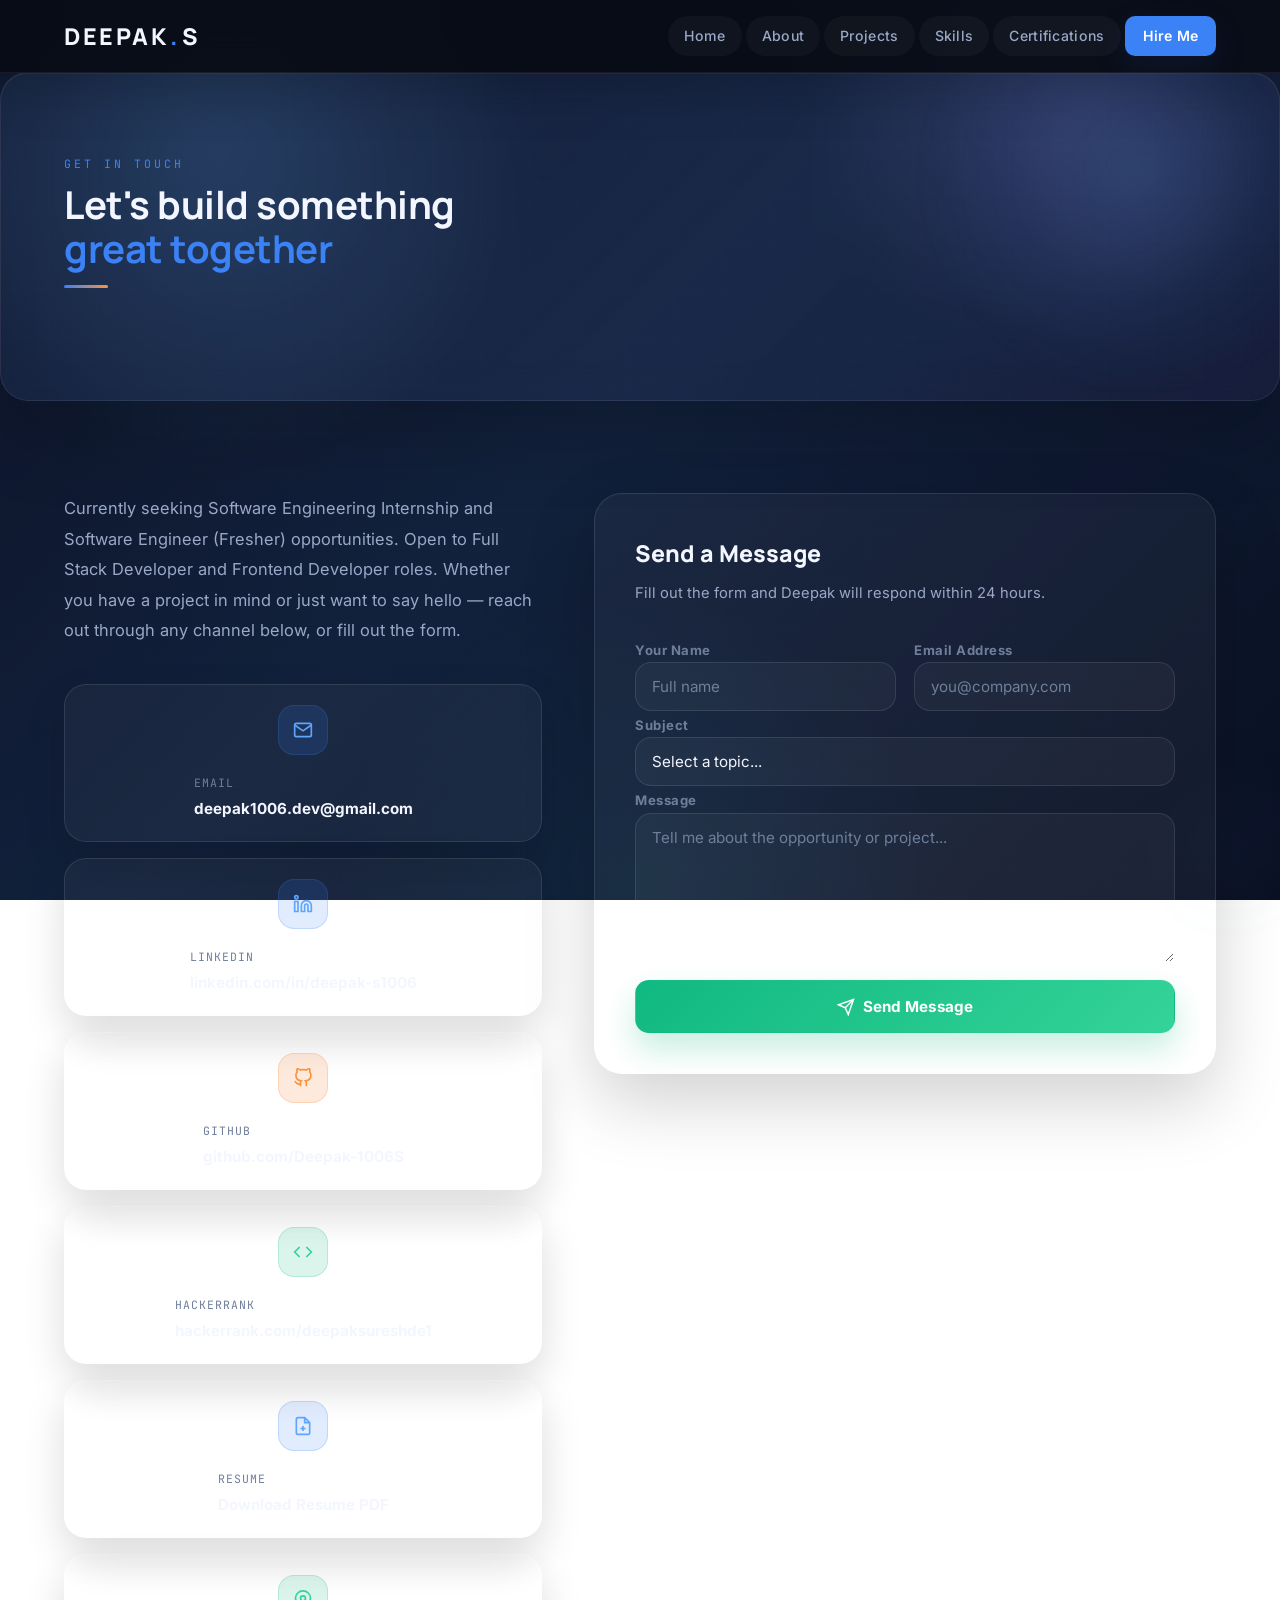
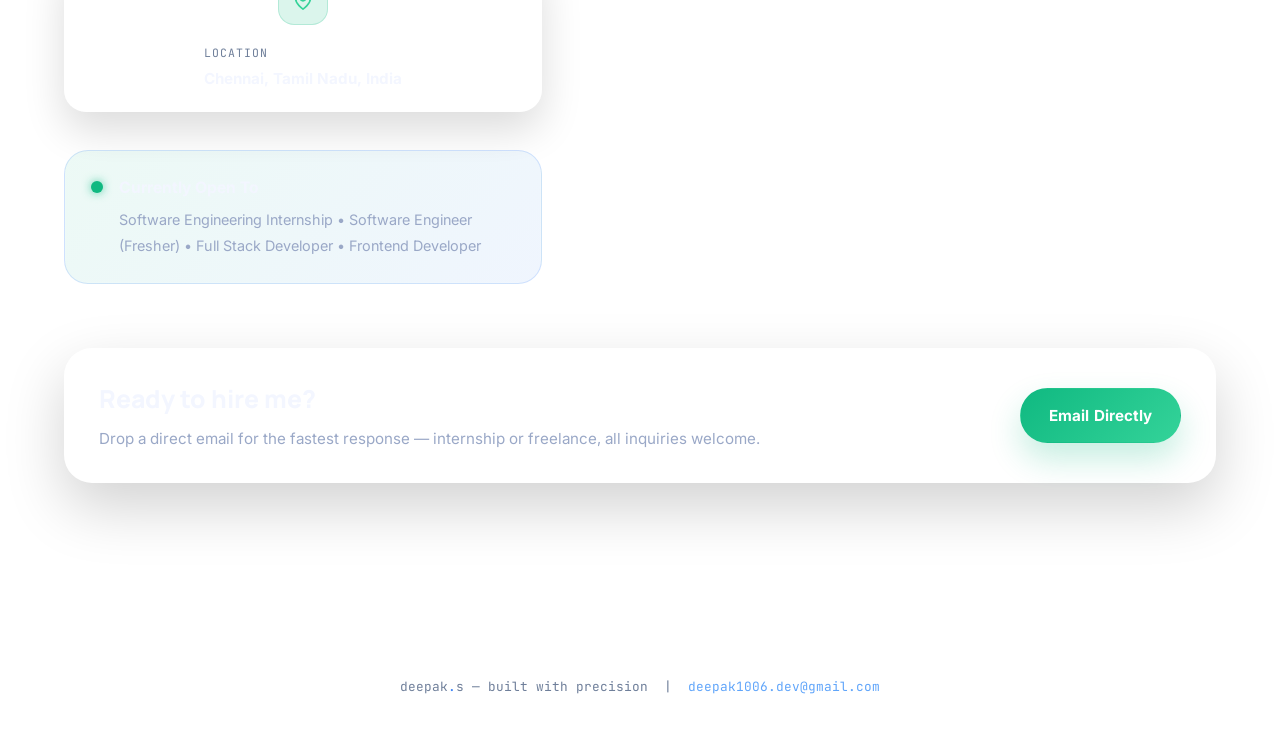
<file: contact.html>
<!DOCTYPE html>
<html lang="en">
<head>
    <meta charset="UTF-8">
    <meta name="viewport" content="width=device-width, initial-scale=1.0">
    <title>Contact — Deepak S</title>
    <link rel="stylesheet" href="style.css">
    <style>
        /* ── Contact layout ──────────────────────────────── */
        .contact-grid {
            display: grid;
            grid-template-columns: 1fr 1.3fr;
            gap: 52px;
            align-items: start;
        }

        .contact-intro {
            font-size: 1.03rem;
            color: var(--text-muted);
            line-height: 1.85;
            margin-bottom: 38px;
            max-width: 680px;
        }

        .contact-cards {
            display: flex;
            flex-direction: column;
            gap: 16px;
            margin-bottom: 38px;
        }

        .contact-card {
            display: flex;
            align-items: center;
            gap: 18px;
            background: rgba(255,255,255,0.04);
            border: 1px solid rgba(255,255,255,0.1);
            border-radius: 22px;
            padding: 20px 24px;
            text-decoration: none;
            color: inherit;
            cursor: pointer;
            transition: border-color 0.25s, transform 0.25s, background 0.25s, box-shadow 0.25s;
            position: relative;
            box-shadow: 0 18px 42px rgba(0,0,0,0.14);
            backdrop-filter: blur(16px);
        }
        .contact-card:hover {
            border-color: rgba(59,130,246,0.35);
            transform: translateX(4px);
            background: rgba(59,130,246,0.08);
            box-shadow: 0 26px 56px rgba(0,0,0,0.2);
        }
        .cc-icon {
            width: 50px; height: 50px;
            border-radius: 16px;
            display: flex; align-items: center; justify-content: center;
            flex-shrink: 0;
        }
        .cc-icon.blue   { background: rgba(59,130,246,0.15); border: 1px solid rgba(59,130,246,0.2); }
        .cc-icon.green  { background: rgba(16,185,129,0.15); border: 1px solid rgba(16,185,129,0.2); }
        .cc-icon.orange { background: rgba(249,115,22,0.15); border: 1px solid rgba(249,115,22,0.2); }

        .cc-label {
            font-family: var(--font-mono);
            font-size: 0.72rem;
            color: var(--text-dim);
            letter-spacing: 1px;
            text-transform: uppercase;
            margin-bottom: 4px;
        }
        .cc-value {
            font-size: 0.95rem;
            font-weight: 700;
            color: var(--text);
        }

        .cc-copy {
            position: absolute;
            right: 18px;
            font-family: var(--font-mono);
            font-size: 0.72rem;
            color: var(--text-dim);
            letter-spacing: 0.5px;
            opacity: 0;
            transition: opacity 0.25s;
        }
        .contact-card:hover .cc-copy { opacity: 1; }

        .avail-banner {
            background: linear-gradient(135deg, rgba(16,185,129,0.08), rgba(59,130,246,0.08));
            border: 1px solid rgba(59,130,246,0.18);
            border-radius: 24px;
            padding: 24px 26px;
            display: flex;
            align-items: flex-start;
            gap: 16px;
            box-shadow: inset 0 0 0 1px rgba(255,255,255,0.03);
            backdrop-filter: blur(16px);
        }
        .avail-dot {
            width: 12px; height: 12px;
            border-radius: 50%;
            background: var(--green);
            box-shadow: 0 0 10px rgba(16,185,129,0.7);
            flex-shrink: 0;
            margin-top: 6px;
        }
        .avail-title {
            font-weight: 700;
            font-size: 0.98rem;
            color: var(--text);
            margin-bottom: 6px;
        }
        .avail-sub {
            font-size: 0.9rem;
            color: var(--text-muted);
            line-height: 1.8;
        }

        .form-card {
            background: rgba(255,255,255,0.04);
            border: 1px solid rgba(255,255,255,0.1);
            border-radius: 28px;
            padding: 40px;
            box-shadow: 0 28px 70px rgba(0,0,0,0.18);
            backdrop-filter: blur(18px);
        }
        .form-card-title {
            font-family: var(--font-display);
            font-size: 1.45rem;
            font-weight: 800;
            color: var(--text);
            margin-bottom: 8px;
        }
        .form-card-sub {
            font-size: 0.92rem;
            color: var(--text-muted);
            margin-bottom: 30px;
            line-height: 1.7;
        }

        .form-group label {
            font-size: 0.82rem;
            font-weight: 700;
            color: var(--text-dim);
            letter-spacing: 0.5px;
            margin-bottom: 8px;
        }
        .form-group input,
        .form-group textarea,
        .form-group select {
            width: 100%;
            background: rgba(255,255,255,0.04);
            border: 1px solid rgba(255,255,255,0.1);
            border-radius: 16px;
            padding: 14px 16px;
            color: var(--text);
            font-family: var(--font-body);
            font-size: 0.95rem;
            outline: none;
            transition: border-color 0.25s, box-shadow 0.25s;
            appearance: none;
        }
        .form-group input::placeholder,
        .form-group textarea::placeholder {
            color: var(--text-dim);
        }
        .form-group input:focus,
        .form-group textarea:focus,
        .form-group select:focus {
            border-color: var(--blue);
            box-shadow: 0 0 0 4px rgba(59,130,246,0.12);
        }
        .form-group textarea {
            resize: vertical;
            min-height: 150px;
        }

        .form-row {
            display: grid;
            grid-template-columns: 1fr 1fr;
            gap: 18px;
        }

        .form-submit {
            width: 100%;
            padding: 16px;
            font-size: 0.95rem;
            border-radius: 14px;
            margin-top: 10px;
            justify-content: center;
        }

        .form-success {
            display: none;
            text-align: center;
            padding: 40px 20px;
        }
        .form-success.visible { display: block; }
        .success-icon {
            width: 56px; height: 56px;
            border-radius: 50%;
            background: rgba(16,185,129,0.12);
            border: 2px solid rgba(16,185,129,0.3);
            display: flex; align-items: center; justify-content: center;
            margin: 0 auto 16px;
        }
        .success-title {
            font-family: var(--font-display);
            font-size: 1.2rem;
            font-weight: 700;
            color: var(--text);
            margin-bottom: 8px;
        }
        .success-text {
            font-size: 0.9rem;
            color: var(--text-muted);
        }

        .hire-cta {
            display: flex;
            align-items: center;
            justify-content: space-between;
            gap: 20px;
            background: rgba(255,255,255,0.05);
            border: 1px solid rgba(255,255,255,0.12);
            border-radius: 28px;
            padding: 30px 34px;
            margin-top: 64px;
            box-shadow: 0 24px 60px rgba(0,0,0,0.18);
            backdrop-filter: blur(16px);
        }
        .hire-cta-title {
            font-family: var(--font-display);
            font-size: 1.55rem;
            font-weight: 800;
            color: var(--text);
            margin-bottom: 6px;
        }
        .hire-cta-sub {
            font-size: 0.95rem;
            color: var(--text-muted);
            line-height: 1.75;
        }

        @media (max-width: 900px) {
            .contact-grid {
                grid-template-columns: 1fr;
                gap: 40px;
            }
            .form-row {
                grid-template-columns: 1fr;
            }
            .hire-cta {
                flex-direction: column;
                text-align: center;
                gap: 24px;
            }
        }
    </style>
</head>
<body>
    <!-- ═══ HEADER / NAV ═══════════════════════════════════ -->
    <header class="site-header">
        <div class="nav-inner">
            <a href="index.html" class="logo">DEEPAK<span class="dot">.</span>S</a>
            <nav class="nav-links" aria-label="Main navigation">
                <a href="index.html"    class="nav-link" data-page="index">Home</a>
                <a href="about.html"    class="nav-link" data-page="about">About</a>
                <a href="projects.html" class="nav-link" data-page="projects">Projects</a>
                <a href="skills.html"   class="nav-link" data-page="skills">Skills</a>
                <a href="certifications.html" class="nav-link" data-page="certifications">Certifications</a>
                <a href="contact.html"  class="nav-link nav-cta" data-page="contact">Hire Me</a>
            </nav>
            <button class="hamburger" id="hamburger" aria-label="Toggle menu">
                <span></span><span></span><span></span>
            </button>
        </div>
        <nav class="mobile-menu" id="mobileMenu" aria-label="Mobile navigation">
            <a href="index.html"    class="mobile-nav-link" data-page="index">Home</a>
            <a href="about.html"    class="mobile-nav-link" data-page="about">About</a>
            <a href="projects.html" class="mobile-nav-link" data-page="projects">Projects</a>
            <a href="skills.html"   class="mobile-nav-link" data-page="skills">Skills</a>
            <a href="certifications.html" class="mobile-nav-link" data-page="certifications">Certifications</a>
            <a href="contact.html"  class="mobile-nav-link" data-page="contact">Contact / Hire Me</a>
        </nav>
    </header>

    <!-- ═══ MAIN ════════════════════════════════════════════ -->
    <div class="page-wrapper">
        <main>
            <!-- Page hero band -->
            <div class="page-hero">
                <div class="container">
                    <span class="label anim-1">Get In Touch</span>
                    <h1 class="heading anim-2">Let's build something<br><em>great together</em></h1>
                    <div class="divider anim-3"></div>
                </div>
            </div>

            <section class="section">
                <div class="container">
                    <div class="contact-grid">
                        <!-- Left: info -->
                        <div class="contact-info">
                            <p class="contact-intro anim-1">
                                Currently seeking Software Engineering Internship and Software Engineer (Fresher) opportunities. Open to Full Stack Developer and Frontend Developer roles.
                                Whether you have a project in mind or just want to say hello — reach out through any channel below, or fill out the form.
                            </p>

                            <div class="contact-cards anim-2">
                                <a href="mailto:deepak1006.dev@gmail.com?subject=Job%20Opportunity%20/%20Internship%20Inquiry"
                                   class="contact-card">
                                    <div class="cc-icon blue">
                                        <svg width="20" height="20" viewBox="0 0 24 24" fill="none" stroke="#60a5fa" stroke-width="2"><path d="M4 4h16c1.1 0 2 .9 2 2v12c0 1.1-.9 2-2 2H4c-1.1 0-2-.9-2-2V6c0-1.1.9-2 2-2z"/><polyline points="22,6 12,13 2,6"/></svg>
                                    </div>
                                    <div class="cc-body">
                                        <div class="cc-label">Email</div>
                                        <div class="cc-value">deepak1006.dev@gmail.com</div>
                                    </div>
                                    <div class="cc-copy">Send email →</div>
                                </a>

                                <a href="https://www.linkedin.com/in/deepak-s1006/" target="_blank" class="contact-card">
                                    <div class="cc-icon blue">
                                        <svg width="20" height="20" viewBox="0 0 24 24" fill="none" stroke="#60a5fa" stroke-width="2"><path d="M16 8a6 6 0 0 1 6 6v7h-4v-7a2 2 0 0 0-2-2 2 2 0 0 0-2 2v7h-4v-7a6 6 0 0 1 6-6zM2 9h4v12H2z"/><circle cx="4" cy="4" r="2"/></svg>
                                    </div>
                                    <div class="cc-body">
                                        <div class="cc-label">LinkedIn</div>
                                        <div class="cc-value">linkedin.com/in/deepak-s1006</div>
                                    </div>
                                    <div class="cc-copy">View profile →</div>
                                </a>

                                <a href="https://github.com/Deepak-1006S" target="_blank" class="contact-card">
                                    <div class="cc-icon orange">
                                        <svg width="20" height="20" viewBox="0 0 24 24" fill="none" stroke="#fb923c" stroke-width="2"><path d="M9 19c-5 1.5-5-2.5-7-3m14 6v-3.87a3.37 3.37 0 0 0-.94-2.61c3.14-.35 6.44-1.54 6.44-7A5.44 5.44 0 0 0 20 4.77 5.07 5.07 0 0 0 19.91 1S18.73.65 16 2.48a13.38 13.38 0 0 0-7 0C6.27.65 5.09 1 5.09 1A5.07 5.07 0 0 0 5 4.77a5.44 5.44 0 0 0-1.5 3.78c0 5.42 3.3 6.61 6.44 7A3.37 3.37 0 0 0 9 18.13V22"/></svg>
                                    </div>
                                    <div class="cc-body">
                                        <div class="cc-label">GitHub</div>
                                        <div class="cc-value">github.com/Deepak-1006S</div>
                                    </div>
                                    <div class="cc-copy">View profile →</div>
                                </a>

                                <a href="https://www.hackerrank.com/profile/deepaksureshde1" target="_blank" class="contact-card">
                                    <div class="cc-icon green">
                                        <svg width="20" height="20" viewBox="0 0 24 24" fill="none" stroke="#34d399" stroke-width="2"><polyline points="16 18 22 12 16 6"/><polyline points="8 6 2 12 8 18"/></svg>
                                    </div>
                                    <div class="cc-body">
                                        <div class="cc-label">HackerRank</div>
                                        <div class="cc-value">hackerrank.com/deepaksureshde1</div>
                                    </div>
                                    <div class="cc-copy">View profile →</div>
                                </a>

                                <a href="public/Deepak_S Resume.pdf" download class="contact-card">
                                    <div class="cc-icon blue">
                                        <svg width="20" height="20" viewBox="0 0 24 24" fill="none" stroke="#60a5fa" stroke-width="2"><path d="M14 2H6a2 2 0 0 0-2 2v16a2 2 0 0 0 2 2h12a2 2 0 0 0 2-2V8z"/><polyline points="14 2 14 8 20 8"/><line x1="12" y1="18" x2="12" y2="12"/><line x1="9" y1="15" x2="15" y2="15"/></svg>
                                    </div>
                                    <div class="cc-body">
                                        <div class="cc-label">Resume</div>
                                        <div class="cc-value">Download Resume PDF</div>
                                    </div>
                                    <div class="cc-copy">Download →</div>
                                </a>

                                <div class="contact-card"
                                     onclick="navigator.clipboard.writeText('Chennai, Tamil Nadu, India').then(()=> showCopied(this, 'Location copied!'))">
                                    <div class="cc-icon green">
                                        <svg width="20" height="20" viewBox="0 0 24 24" fill="none" stroke="#34d399" stroke-width="2"><path d="M21 10c0 7-9 13-9 13s-9-6-9-13a9 9 0 0 1 18 0z"/><circle cx="12" cy="10" r="3"/></svg>
                                    </div>
                                    <div class="cc-body">
                                        <div class="cc-label">Location</div>
                                        <div class="cc-value">Chennai, Tamil Nadu, India</div>
                                    </div>
                                    <div class="cc-copy">Click to copy</div>
                                </div>
                            </div>

                            <div class="avail-banner anim-3">
                                <div class="avail-dot"></div>
                                <div class="avail-text">
                                    <div class="avail-title">Currently Open To</div>
                                    <div class="avail-sub">Software Engineering Internship • Software Engineer (Fresher) • Full Stack Developer • Frontend Developer</div>
                                </div>
                            </div>
                        </div>

                        <!-- Right: form -->
                        <div class="contact-form-wrap anim-4">
                            <div class="form-card">
                                <div class="form-card-title">Send a Message</div>
                                <div class="form-card-sub">Fill out the form and Deepak will respond within 24 hours.</div>

                                <div id="formSuccess" class="form-success">
                                    <div class="success-icon">
                                        <svg width="26" height="26" viewBox="0 0 24 24" fill="none" stroke="#34d399" stroke-width="2.5"><polyline points="20 6 9 17 4 12"/></svg>
                                    </div>
                                    <div class="success-title">Message Sent!</div>
                                    <div class="success-text">Thanks for reaching out. Deepak will get back to you shortly.</div>
                                </div>

                                <form id="contactForm" novalidate>
                                    <div class="form-row">
                                        <div class="form-group">
                                            <label for="name">Your Name</label>
                                            <input type="text" id="name" name="name" placeholder="Full name" required>
                                        </div>
                                        <div class="form-group">
                                            <label for="email">Email Address</label>
                                            <input type="email" id="email" name="email" placeholder="you@company.com" required>
                                        </div>
                                    </div>
                                    <div class="form-group">
                                        <label for="subject">Subject</label>
                                        <select id="subject" name="subject">
                                            <option value="">Select a topic...</option>
                                            <option value="internship">Internship Opportunity</option>
                                            <option value="job">Job Offer / Full-time Role</option>
                                            <option value="freelance">Freelance Project</option>
                                            <option value="collaboration">Collaboration</option>
                                            <option value="other">Other</option>
                                        </select>
                                    </div>
                                    <div class="form-group">
                                        <label for="message">Message</label>
                                        <textarea id="message" name="message" placeholder="Tell me about the opportunity or project..." required></textarea>
                                    </div>
                                    <button type="submit" class="btn btn-green btn-lg form-submit">
                                        <svg width="18" height="18" viewBox="0 0 24 24" fill="none" stroke="currentColor" stroke-width="2"><line x1="22" y1="2" x2="11" y2="13"/><polygon points="22 2 15 22 11 13 2 9 22 2"/></svg>
                                        Send Message
                                    </button>
                                </form>
                            </div>
                        </div>
                    </div>

                    <!-- Bottom hire CTA -->
                    <div class="hire-cta anim-5">
                        <div class="hire-cta-left">
                            <div class="hire-cta-title">Ready to hire me?</div>
                            <div class="hire-cta-sub">Drop a direct email for the fastest response — internship or freelance, all inquiries welcome.</div>
                        </div>
                        <a href="mailto:deepak1006.dev@gmail.com?subject=Job%20Opportunity%20%2F%20Internship%20Inquiry&body=Hi%20Deepak%2C%20we%20reviewed%20your%20portfolio%20and%20would%20love%20to%20discuss..."
                           class="btn btn-green btn-lg" style="flex-shrink:0;">
                            Email Directly
                        </a>
                    </div>
                </div>
            </section>
        </main>

        <footer class="site-footer">
            <p>deepak<span style="color:var(--blue)">.</span>s &mdash; built with precision &nbsp;|&nbsp; <a href="mailto:deepak1006.dev@gmail.com">deepak1006.dev@gmail.com</a></p>
        </footer>
    </div>

    <script src="nav.js"></script>
    <script src="assets/js/biodata.js"></script>
    <script src="assets/js/ui.js" defer></script>
    <script>
        // Simple form handler (mailto fallback without backend)
        document.getElementById('contactForm').addEventListener('submit', function (e) {
            e.preventDefault();
            const name    = document.getElementById('name').value.trim();
            const email   = document.getElementById('email').value.trim();
            const subject = document.getElementById('subject').value;
            const message = document.getElementById('message').value.trim();

            if (!name || !email || !message) {
                alert('Please fill in all required fields.');
                return;
            }

            // Compose mailto
            const subjectLine = subject
                ? encodeURIComponent('[Portfolio Contact] ' + document.getElementById('subject').options[document.getElementById('subject').selectedIndex].text)
                : encodeURIComponent('[Portfolio Contact] Message from ' + name);
            const body = encodeURIComponent('Name: ' + name + '\nEmail: ' + email + '\n\n' + message);
            window.location.href = 'mailto:deepak1006.dev@gmail.com?subject=' + subjectLine + '&body=' + body;

            // Show success state
            document.getElementById('contactForm').style.display = 'none';
            document.getElementById('formSuccess').classList.add('visible');
        });

        function showCopied(el, msg) {
            const copy = el.querySelector('.cc-copy');
            const original = copy.textContent;
            copy.textContent = msg;
            copy.style.color = 'var(--green)';
            setTimeout(() => {
                copy.textContent = original;
                copy.style.color = '';
            }, 2000);
        }
    </script>
</body>
</html>
</file>
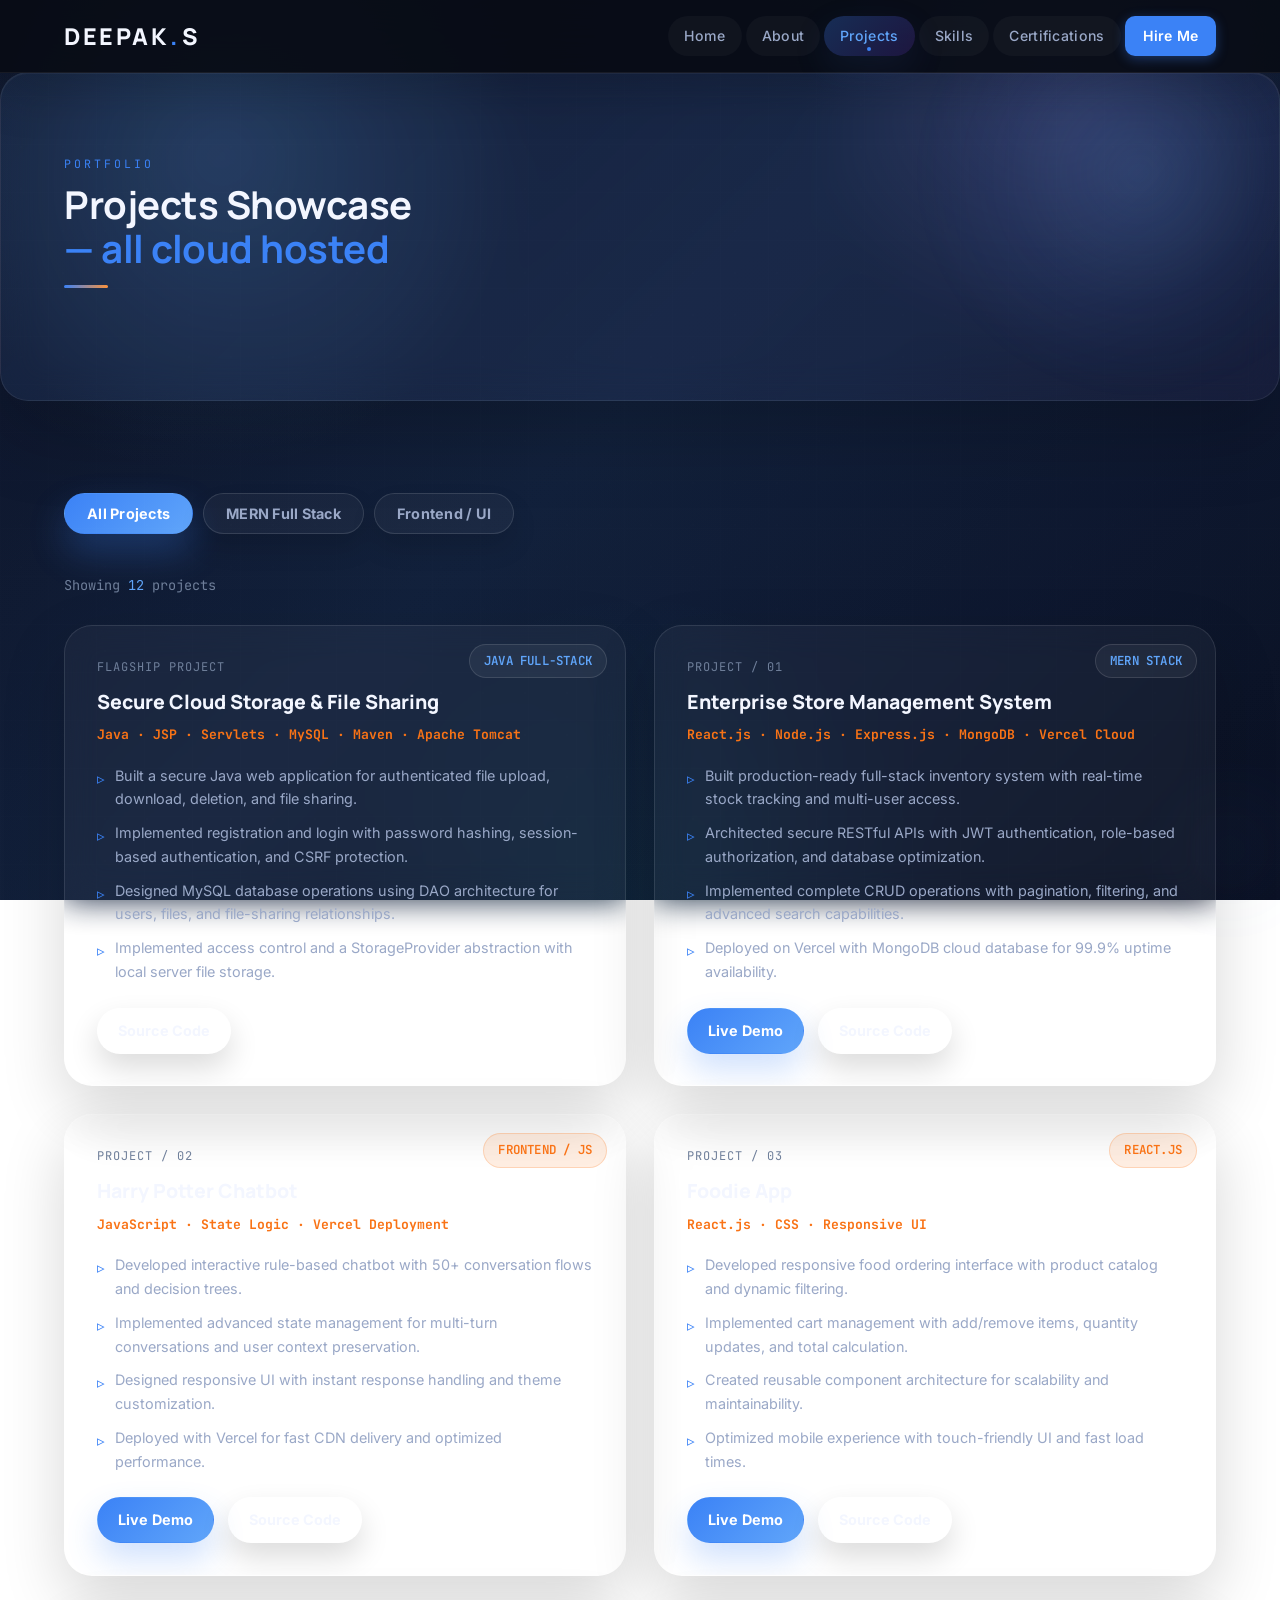
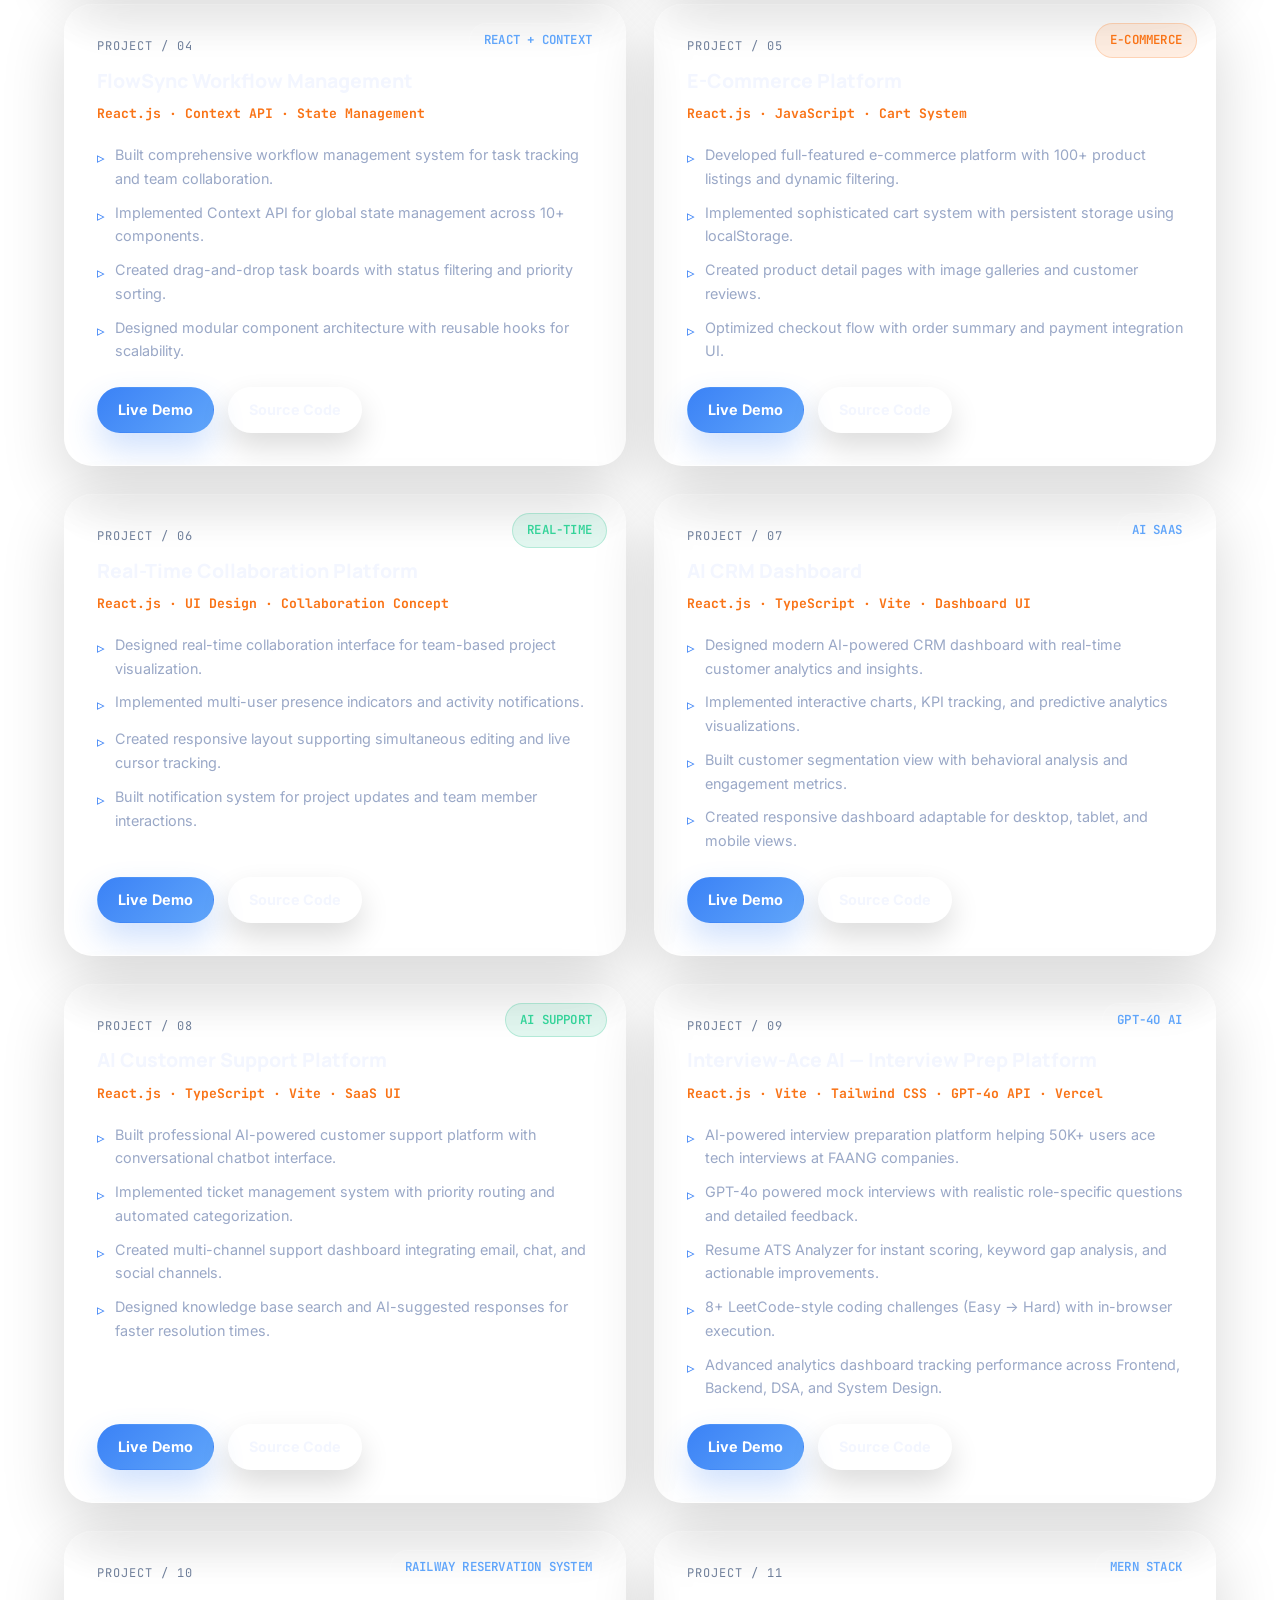
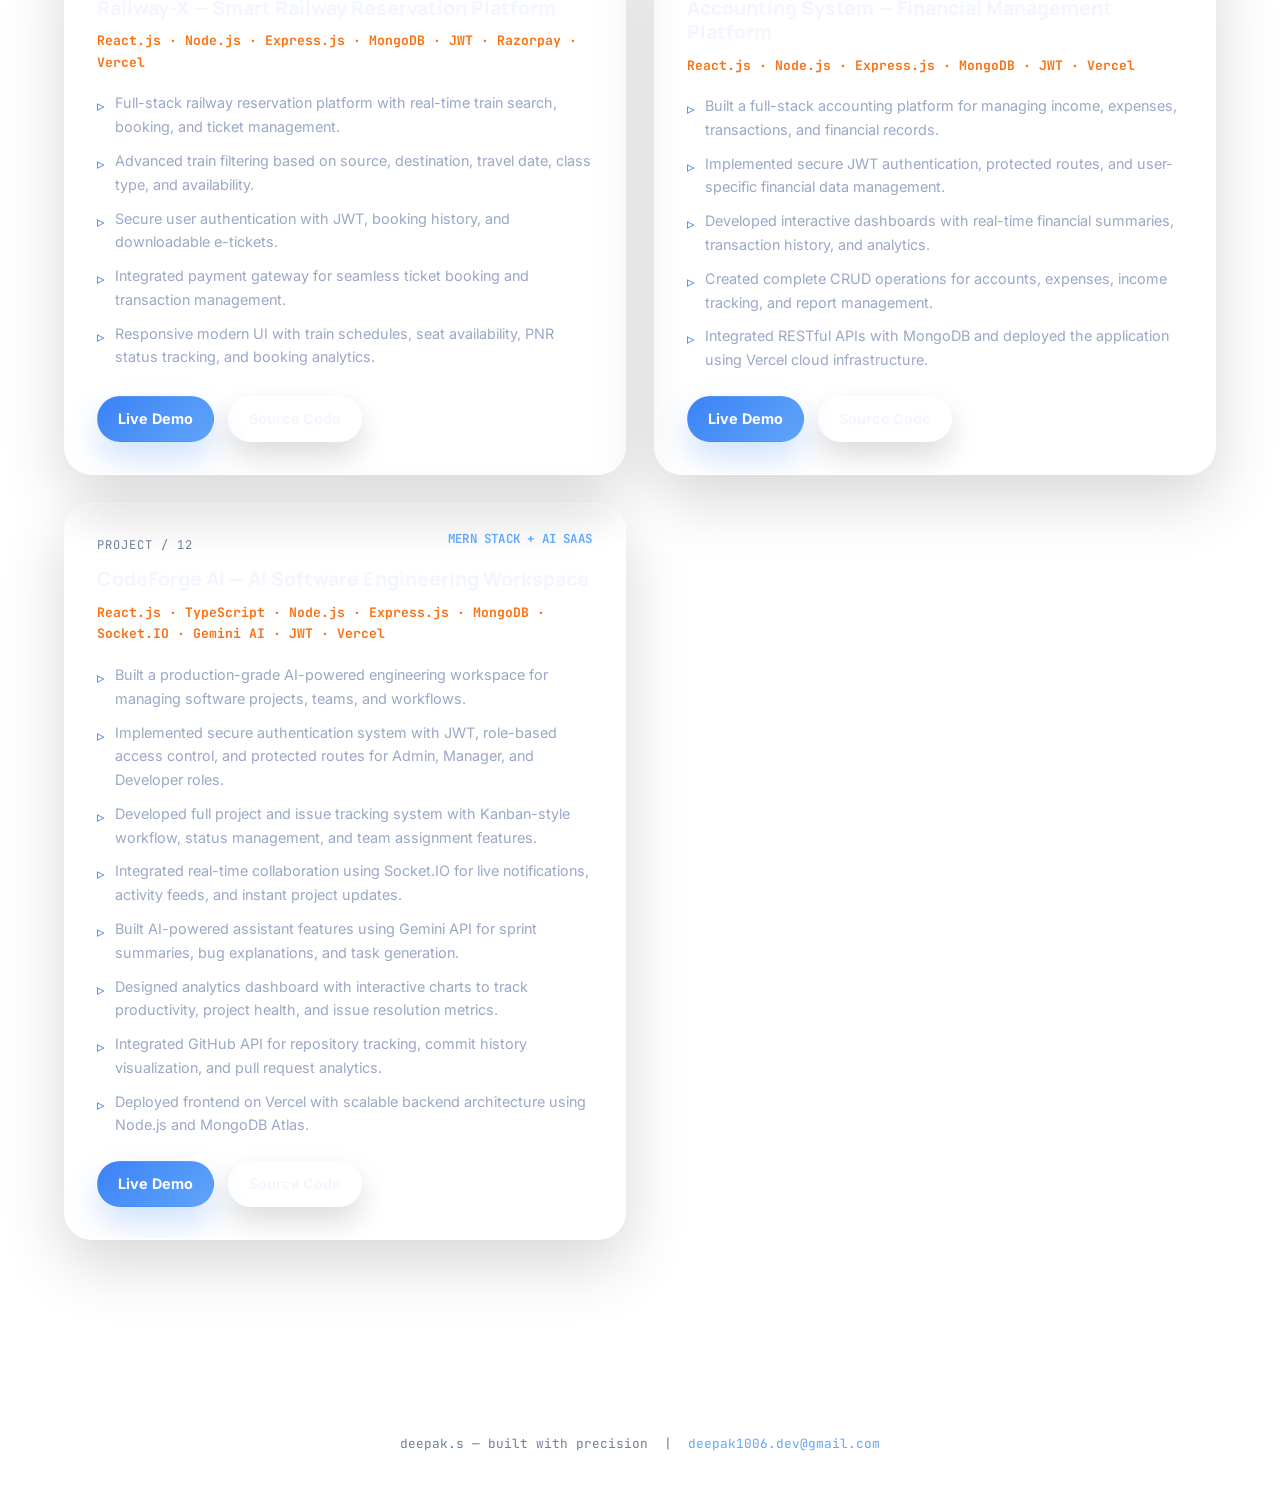
<file: projects.html>
<!DOCTYPE html>
<html lang="en">
<head>
    <meta charset="UTF-8">
    <meta name="viewport" content="width=device-width, initial-scale=1.0">
    <title>Projects — Deepak S</title>
    <link rel="stylesheet" href="style.css">
    <style>
        /* ── Filter bar ───────────────────────────────────── */
        .filter-bar {
            display: flex;
            gap: 10px;
            flex-wrap: wrap;
            margin-bottom: 40px;
        }

        .filter-btn {
            background: rgba(255,255,255,0.04);
            border: 1px solid rgba(255,255,255,0.12);
            color: var(--text-muted);
            padding: 11px 22px;
            border-radius: 999px;
            cursor: pointer;
            font-size: 0.9rem;
            font-weight: 700;
            font-family: var(--font-body);
            transition: all 0.25s ease;
            letter-spacing: 0.25px;
            box-shadow: 0 14px 26px rgba(0,0,0,0.12);
        }
        .filter-btn:hover {
            border-color: rgba(59,130,246,0.35);
            color: var(--text);
            background: rgba(59,130,246,0.08);
        }
        .filter-btn.active {
            background: linear-gradient(135deg, var(--blue), var(--blue-light));
            color: #fff;
            border-color: transparent;
            box-shadow: 0 18px 36px rgba(59,130,246,0.28);
        }

        /* ── Projects grid ───────────────────────────────── */
        .projects-grid {
            display: grid;
            grid-template-columns: repeat(2, minmax(0, 1fr));
            gap: 28px;
        }

        .project-card {
            background: rgba(255,255,255,0.04);
            border: 1px solid rgba(255,255,255,0.1);
            border-radius: 28px;
            padding: 32px;
            display: flex;
            flex-direction: column;
            gap: 0;
            transition: border-color 0.25s, transform 0.25s, box-shadow 0.25s, background 0.25s;
            position: relative;
            overflow: hidden;
            box-shadow: 0 24px 64px rgba(0,0,0,0.16);
            backdrop-filter: blur(16px);
        }
        .project-card::before {
            content: '';
            position: absolute;
            top: 0; left: 0;
            width: 4px; height: 100%;
            background: linear-gradient(to bottom, var(--blue), transparent);
            opacity: 0;
            transition: opacity 0.25s;
        }
        .project-card:hover {
            border-color: rgba(59,130,246,0.35);
            transform: translateY(-6px);
            box-shadow: 0 32px 86px rgba(0,0,0,0.22);
            background: rgba(255,255,255,0.06);
        }
        .project-card:hover::before {
            opacity: 1;
        }

        .project-num {
            font-family: var(--font-mono);
            font-size: 0.75rem;
            color: var(--text-dim);
            letter-spacing: 1px;
            margin-bottom: 12px;
        }

        .project-title {
            font-family: var(--font-display);
            font-size: 1.22rem;
            font-weight: 800;
            color: var(--text);
            margin-bottom: 10px;
            line-height: 1.25;
        }

        .project-tech {
            font-size: 0.82rem;
            color: var(--orange-light);
            font-weight: 700;
            font-family: var(--font-mono);
            margin-bottom: 18px;
        }

        .project-bullets {
            padding-left: 0;
            margin-bottom: 24px;
            display: flex;
            flex-direction: column;
            gap: 10px;
            flex-grow: 1;
        }
        .project-bullets li {
            font-size: 0.9rem;
            color: var(--text-muted);
            line-height: 1.65;
            display: flex;
            gap: 10px;
            align-items: flex-start;
        }
        .project-bullets li::before {
            content: '▹';
            color: var(--blue);
            font-size: 0.95rem;
            flex-shrink: 0;
            margin-top: 2px;
        }

        .project-footer {
            display: flex;
            gap: 14px;
            margin-top: auto;
            flex-wrap: wrap;
        }

        .cat-label {
            position: absolute;
            top: 18px; right: 18px;
        }

        .project-card.hidden {
            display: none;
        }

        .results-count {
            font-family: var(--font-mono);
            font-size: 0.85rem;
            color: var(--text-dim);
            margin-bottom: 28px;
        }
        .results-count span { color: var(--blue-light); }

        @media (max-width: 920px) {
            .projects-grid {
                grid-template-columns: 1fr;
            }
        }
    </style>
</head>
<body>
    <!-- ═══ HEADER / NAV ═══════════════════════════════════ -->
    <header class="site-header">
        <div class="nav-inner">
            <a href="index.html" class="logo">DEEPAK<span class="dot">.</span>S</a>
            <nav class="nav-links" aria-label="Main navigation">
                <a href="index.html"    class="nav-link" data-page="index">Home</a>
                <a href="about.html"    class="nav-link" data-page="about">About</a>
                <a href="projects.html" class="nav-link" data-page="projects">Projects</a>
                <a href="skills.html"   class="nav-link" data-page="skills">Skills</a>
                <a href="certifications.html" class="nav-link" data-page="certifications">Certifications</a>
                <a href="contact.html"  class="nav-link nav-cta" data-page="contact">Hire Me</a>
            </nav>
            <button class="hamburger" id="hamburger" aria-label="Toggle menu">
                <span></span><span></span><span></span>
            </button>
        </div>
        <nav class="mobile-menu" id="mobileMenu" aria-label="Mobile navigation">
            <a href="index.html"    class="mobile-nav-link" data-page="index">Home</a>
            <a href="about.html"    class="mobile-nav-link" data-page="about">About</a>
            <a href="projects.html" class="mobile-nav-link" data-page="projects">Projects</a>
            <a href="skills.html"   class="mobile-nav-link" data-page="skills">Skills</a>
            <a href="certifications.html" class="mobile-nav-link" data-page="certifications">Certifications</a>
            <a href="contact.html"  class="mobile-nav-link" data-page="contact">Contact / Hire Me</a>
        </nav>
    </header>

    <!-- ═══ MAIN ════════════════════════════════════════════ -->
    <div class="page-wrapper">
        <main>
            <!-- Page hero band -->
            <div class="page-hero">
                <div class="container">
                    <span class="label anim-1">Portfolio</span>
                    <h1 class="heading anim-2">Projects Showcase<br><em>— all cloud hosted</em></h1>
                    <div class="divider anim-3"></div>
                </div>
            </div>

            <section class="section">
                <div class="container">
                    <!-- Filter bar -->
                    <div class="filter-bar anim-1">
                        <button class="filter-btn active" onclick="filterProjects(this, 'all')">All Projects</button>
                        <button class="filter-btn" onclick="filterProjects(this, 'fullstack')">MERN Full Stack</button>
                        <button class="filter-btn" onclick="filterProjects(this, 'frontend')">Frontend / UI</button>
                    </div>

                    <div class="results-count anim-2" id="resultsCount">
                        Showing <span id="countNum">12</span> projects
                    </div>

                    <!-- Projects grid -->
                    <div class="projects-grid" id="projectsGrid">

                        <div class="project-card anim-4" data-cat="fullstack">
    <div class="cat-label"><span class="tag">Java Full-Stack</span></div>
    <div class="project-num">FLAGSHIP PROJECT</div>
    <div class="project-title">Secure Cloud Storage & File Sharing</div>
    <div class="project-tech">Java · JSP · Servlets · MySQL · Maven · Apache Tomcat</div>
    <ul class="project-bullets">
        <li>Built a secure Java web application for authenticated file upload, download, deletion, and file sharing.</li>
        <li>Implemented registration and login with password hashing, session-based authentication, and CSRF protection.</li>
        <li>Designed MySQL database operations using DAO architecture for users, files, and file-sharing relationships.</li>
        <li>Implemented access control and a StorageProvider abstraction with local server file storage.</li>
    </ul>
    <div class="project-footer">
        <a href="https://github.com/Deepak-1006S/A-Potent-Argument-Retention-Report-in-a-Archetype-Directory.git" target="_blank" class="btn btn-secondary">Source Code</a>
    </div>
</div>
                        
                        <!-- 1 -->
                        <div class="project-card anim-1" data-cat="fullstack">
                            <div class="cat-label"><span class="tag">MERN Stack</span></div>
                            <div class="project-num">PROJECT / 01</div>
                            <div class="project-title">Enterprise Store Management System</div>
                            <div class="project-tech">React.js · Node.js · Express.js · MongoDB · Vercel Cloud</div>
                            <ul class="project-bullets">
                                <li>Built production-ready full-stack inventory system with real-time stock tracking and multi-user access.</li>
                                <li>Architected secure RESTful APIs with JWT authentication, role-based authorization, and database optimization.</li>
                                <li>Implemented complete CRUD operations with pagination, filtering, and advanced search capabilities.</li>
                                <li>Deployed on Vercel with MongoDB cloud database for 99.9% uptime availability.</li>
                            </ul>
                            <div class="project-footer">
                                <a href="https://store-management-rose.vercel.app/" target="_blank" class="btn btn-primary">Live Demo</a>
                                <a href="https://github.com/Deepak-1006S/Store_management.git" target="_blank" class="btn btn-secondary">Source Code</a>
                            </div>
                        </div>

                        <!-- 2 -->
                        <div class="project-card anim-2" data-cat="frontend">
                            <div class="cat-label"><span class="tag tag-orange">Frontend / JS</span></div>
                            <div class="project-num">PROJECT / 02</div>
                            <div class="project-title">Harry Potter Chatbot</div>
                            <div class="project-tech">JavaScript · State Logic · Vercel Deployment</div>
                            <ul class="project-bullets">
                                <li>Developed interactive rule-based chatbot with 50+ conversation flows and decision trees.</li>
                                <li>Implemented advanced state management for multi-turn conversations and user context preservation.</li>
                                <li>Designed responsive UI with instant response handling and theme customization.</li>
                                <li>Deployed with Vercel for fast CDN delivery and optimized performance.</li>
                            </ul>
                            <div class="project-footer">
                                <a href="https://harrypotter-chatbot.vercel.app/" target="_blank" class="btn btn-primary">Live Demo</a>
                                <a href="https://github.com/Deepak-1006S/harrypotter-chatbot.git" target="_blank" class="btn btn-secondary">Source Code</a>
                            </div>
                        </div>

                        <!-- 3 -->
                        <div class="project-card anim-3" data-cat="frontend">
                            <div class="cat-label"><span class="tag tag-orange">React.js</span></div>
                            <div class="project-num">PROJECT / 03</div>
                            <div class="project-title">Foodie App</div>
                            <div class="project-tech">React.js · CSS · Responsive UI</div>
                            <ul class="project-bullets">
                                <li>Developed responsive food ordering interface with product catalog and dynamic filtering.</li>
                                <li>Implemented cart management with add/remove items, quantity updates, and total calculation.</li>
                                <li>Created reusable component architecture for scalability and maintainability.</li>
                                <li>Optimized mobile experience with touch-friendly UI and fast load times.</li>
                            </ul>
                            <div class="project-footer">
                                <a href="https://foodie-app-pink.vercel.app/" target="_blank" class="btn btn-primary">Live Demo</a>
                                <a href="https://github.com/Deepak-1006S/FoodieApp.git" target="_blank" class="btn btn-secondary">Source Code</a>
                            </div>
                        </div>

                        <!-- 4 -->
                        <div class="project-card anim-4" data-cat="fullstack">
                            <div class="cat-label"><span class="tag">React + Context</span></div>
                            <div class="project-num">PROJECT / 04</div>
                            <div class="project-title">FlowSync Workflow Management</div>
                            <div class="project-tech">React.js · Context API · State Management</div>
                            <ul class="project-bullets">
                                <li>Built comprehensive workflow management system for task tracking and team collaboration.</li>
                                <li>Implemented Context API for global state management across 10+ components.</li>
                                <li>Created drag-and-drop task boards with status filtering and priority sorting.</li>
                                <li>Designed modular component architecture with reusable hooks for scalability.</li>
                            </ul>
                            <div class="project-footer">
                                <a href="https://flowsync-workflow-management-fronte.vercel.app/" target="_blank" class="btn btn-primary">Live Demo</a>
                                <a href="https://github.com/Deepak-1006S/Flowsync-Workflow-Management-frontend.git" target="_blank" class="btn btn-secondary">Source Code</a>
                            </div>
                        </div>

                        <!-- 5 -->
                        <div class="project-card anim-5" data-cat="frontend">
                            <div class="cat-label"><span class="tag tag-orange">E-Commerce</span></div>
                            <div class="project-num">PROJECT / 05</div>
                            <div class="project-title">E-Commerce Platform</div>
                            <div class="project-tech">React.js · JavaScript · Cart System</div>
                            <ul class="project-bullets">
                                <li>Developed full-featured e-commerce platform with 100+ product listings and dynamic filtering.</li>
                                <li>Implemented sophisticated cart system with persistent storage using localStorage.</li>
                                <li>Created product detail pages with image galleries and customer reviews.</li>
                                <li>Optimized checkout flow with order summary and payment integration UI.</li>
                            </ul>
                            <div class="project-footer">
                                <a href="https://e-commerce-sigma-ochre-92.vercel.app/" target="_blank" class="btn btn-primary">Live Demo</a>
                                <a href="https://github.com/Deepak-1006S/E-Commerce.git" target="_blank" class="btn btn-secondary">Source Code</a>
                            </div>
                        </div>

                        <!-- 6 -->
                        <div class="project-card anim-6" data-cat="frontend">
                            <div class="cat-label"><span class="tag tag-green">Real-Time</span></div>
                            <div class="project-num">PROJECT / 06</div>
                            <div class="project-title">Real-Time Collaboration Platform</div>
                            <div class="project-tech">React.js · UI Design · Collaboration Concept</div>
                            <ul class="project-bullets">
                                <li>Designed real-time collaboration interface for team-based project visualization.</li>
                                <li>Implemented multi-user presence indicators and activity notifications.</li>
                                <li>Created responsive layout supporting simultaneous editing and live cursor tracking.</li>
                                <li>Built notification system for project updates and team member interactions.</li>
                            </ul>
                            <div class="project-footer">
                                <a href="https://scale-realtime-collabration.vercel.app/" target="_blank" class="btn btn-primary">Live Demo</a>
                                <a href="https://github.com/Deepak-1006S/Scale--Realtime-collabration.git" target="_blank" class="btn btn-secondary">Source Code</a>
                            </div>
                        </div>
                        <div class="project-card anim-7" data-cat="frontend">
    <div class="cat-label"><span class="tag tag-blue">AI SaaS</span></div>
    <div class="project-num">PROJECT / 07</div>
    <div class="project-title">AI CRM Dashboard</div>
    <div class="project-tech">React.js · TypeScript · Vite · Dashboard UI</div>
    <ul class="project-bullets">
        <li>Designed modern AI-powered CRM dashboard with real-time customer analytics and insights.</li>
        <li>Implemented interactive charts, KPI tracking, and predictive analytics visualizations.</li>
        <li>Built customer segmentation view with behavioral analysis and engagement metrics.</li>
        <li>Created responsive dashboard adaptable for desktop, tablet, and mobile views.</li>
    </ul>
    <div class="project-footer">
        <a href="https://ai-crm-dashboard-two.vercel.app/" target="_blank" class="btn btn-primary">Live Demo</a>
        <a href="https://github.com/Deepak-1006S/AI-CRM-Dashboard" target="_blank" class="btn btn-secondary">Source Code</a>
    </div>
</div>
                        <div class="project-card anim-8" data-cat="frontend">
    <div class="cat-label"><span class="tag tag-green">AI Support</span></div>
    <div class="project-num">PROJECT / 08</div>
    <div class="project-title">AI Customer Support Platform</div>
    <div class="project-tech">React.js · TypeScript · Vite · SaaS UI</div>
    <ul class="project-bullets">
        <li>Built professional AI-powered customer support platform with conversational chatbot interface.</li>
        <li>Implemented ticket management system with priority routing and automated categorization.</li>
        <li>Created multi-channel support dashboard integrating email, chat, and social channels.</li>
        <li>Designed knowledge base search and AI-suggested responses for faster resolution times.</li>
    </ul>
    <div class="project-footer">
        <a href="https://ai-customer-support-platform-lac.vercel.app/" target="_blank" class="btn btn-primary">Live Demo</a>
        <a href="https://github.com/Deepak-1006S/AI-customer-support-platform" target="_blank" class="btn btn-secondary">Source Code</a>
    </div>
</div>

                        <!-- 9 -->
                        <div class="project-card anim-9" data-cat="fullstack">
                            <div class="cat-label"><span class="tag">GPT-4o AI</span></div>
                            <div class="project-num">PROJECT / 09</div>
                            <div class="project-title">Interview-Ace AI — Interview Prep Platform</div>
                            <div class="project-tech">React.js · Vite · Tailwind CSS · GPT-4o API · Vercel</div>
                            <ul class="project-bullets">
                                <li>AI-powered interview preparation platform helping 50K+ users ace tech interviews at FAANG companies.</li>
                                <li>GPT-4o powered mock interviews with realistic role-specific questions and detailed feedback.</li>
                                <li>Resume ATS Analyzer for instant scoring, keyword gap analysis, and actionable improvements.</li>
                                <li>8+ LeetCode-style coding challenges (Easy → Hard) with in-browser execution.</li>
                                <li>Advanced analytics dashboard tracking performance across Frontend, Backend, DSA, and System Design.</li>
                            </ul>
                            <div class="project-footer">
                                <a href="https://interview-ace-ai-frontend-three.vercel.app/" target="_blank" class="btn btn-primary">Live Demo</a>
                                <a href="https://github.com/Deepak-1006S/Interview-Ace-AI-frontend.git" target="_blank" class="btn btn-secondary">Source Code</a>
                            </div>
                        </div>
                        <!-- 10 -->
<div class="project-card anim-10" data-cat="fullstack">
    <div class="cat-label">
        <span class="tag">Railway Reservation System</span></div>
    <div class="project-num">PROJECT / 10</div>
    <div class="project-title">Railway-X — Smart Railway Reservation Platform</div>
    <div class="project-tech">React.js · Node.js · Express.js · MongoDB · JWT · Razorpay · Vercel</div>
    <ul class="project-bullets">
        <li>Full-stack railway reservation platform with real-time train search, booking, and ticket management.</li>
        <li>Advanced train filtering based on source, destination, travel date, class type, and availability.</li>
        <li>Secure user authentication with JWT, booking history, and downloadable e-tickets.</li>
        <li>Integrated payment gateway for seamless ticket booking and transaction management.</li>
        <li>Responsive modern UI with train schedules, seat availability, PNR status tracking, and booking analytics.</li>
    </ul>
    <div class="project-footer">
        <a href="https://railway-x.vercel.app/" target="_blank" class="btn btn-primary">Live Demo</a>
        <a href="https://github.com/Deepak-1006S/Railway-X.git" target="_blank" class="btn btn-secondary">Source Code</a>
    </div>
</div>
                        <!-- 11 -->
<div class="project-card anim-11" data-cat="fullstack">
    <div class="cat-label">
        <span class="tag">MERN Stack</span></div>
    <div class="project-num">PROJECT / 11</div>
    <div class="project-title">Accounting System — Financial Management Platform</div>
    <div class="project-tech">React.js · Node.js · Express.js · MongoDB · JWT · Vercel</div>
    <ul class="project-bullets">
        <li>Built a full-stack accounting platform for managing income, expenses, transactions, and financial records.</li>
        <li>Implemented secure JWT authentication, protected routes, and user-specific financial data management.</li>
        <li>Developed interactive dashboards with real-time financial summaries, transaction history, and analytics.</li>
        <li>Created complete CRUD operations for accounts, expenses, income tracking, and report management.</li>
        <li>Integrated RESTful APIs with MongoDB and deployed the application using Vercel cloud infrastructure.</li>
    </ul>
    <div class="project-footer">
        <a href="https://accounting-system-frontend-six.vercel.app/" target="_blank" class="btn btn-primary">Live Demo</a>
        <a href="https://github.com/Deepak-1006S/Accounting-system-Frontend.git" target="_blank" class="btn btn-secondary">Source Code</a>
    </div>
</div>
                        <div class="project-card anim-11" data-cat="fullstack">
    <div class="cat-label">
        <span class="tag">MERN Stack + AI SaaS</span></div>
    <div class="project-num">PROJECT / 12</div>
    <div class="project-title">CodeForge AI — AI Software Engineering Workspace</div>
    <div class="project-tech">React.js · TypeScript · Node.js · Express.js · MongoDB · Socket.IO · Gemini AI · JWT · Vercel</div>
    <ul class="project-bullets">
        <li>Built a production-grade AI-powered engineering workspace for managing software projects, teams, and workflows.</li>
        <li>Implemented secure authentication system with JWT, role-based access control, and protected routes for Admin, Manager, and Developer roles.</li>
        <li>Developed full project and issue tracking system with Kanban-style workflow, status management, and team assignment features.</li>
        <li>Integrated real-time collaboration using Socket.IO for live notifications, activity feeds, and instant project updates.</li>
        <li>Built AI-powered assistant features using Gemini API for sprint summaries, bug explanations, and task generation.</li>
        <li>Designed analytics dashboard with interactive charts to track productivity, project health, and issue resolution metrics.</li>
        <li>Integrated GitHub API for repository tracking, commit history visualization, and pull request analytics.</li>
        <li>Deployed frontend on Vercel with scalable backend architecture using Node.js and MongoDB Atlas.</li>
    </ul>
    <div class="project-footer">
        <a href="https://code-forge-ai-ai-software-engineeri.vercel.app/" target="_blank" class="btn btn-primary">Live Demo</a>
        <a href="https://github.com/Deepak-1006S/CodeForge-AI-AI-Software-Engineering-Workspace-frontend.git" target="_blank" class="btn btn-secondary">Source Code</a>
    </div>
</div>
                        

                    </div><!-- /projects-grid -->
                </div>
            </section>
        </main>

        <footer class="site-footer">
            <p>deepak<span style="color:var(--blue)">.</span>s &mdash; built with precision &nbsp;|&nbsp; <a href="mailto:deepak1006.dev@gmail.com">deepak1006.dev@gmail.com</a></p>
        </footer>
    </div>

    <script src="nav.js"></script>
    <script src="assets/js/biodata.js"></script>
    <script src="assets/js/ui.js" defer></script>
    <script>
        function filterProjects(btn, category) {
            // Update active button
            document.querySelectorAll('.filter-btn').forEach(b => b.classList.remove('active'));
            btn.classList.add('active');

            // Show/hide cards
            const cards = document.querySelectorAll('.project-card');
            let visible = 0;
            cards.forEach(card => {
                const match = category === 'all' || card.getAttribute('data-cat') === category;
                if (match) {
                    card.classList.remove('hidden');
                    visible++;
                } else {
                    card.classList.add('hidden');
                }
            });

            // Update count
            document.getElementById('countNum').textContent = visible;
        }
    </script>
</body>
</html>
</file>
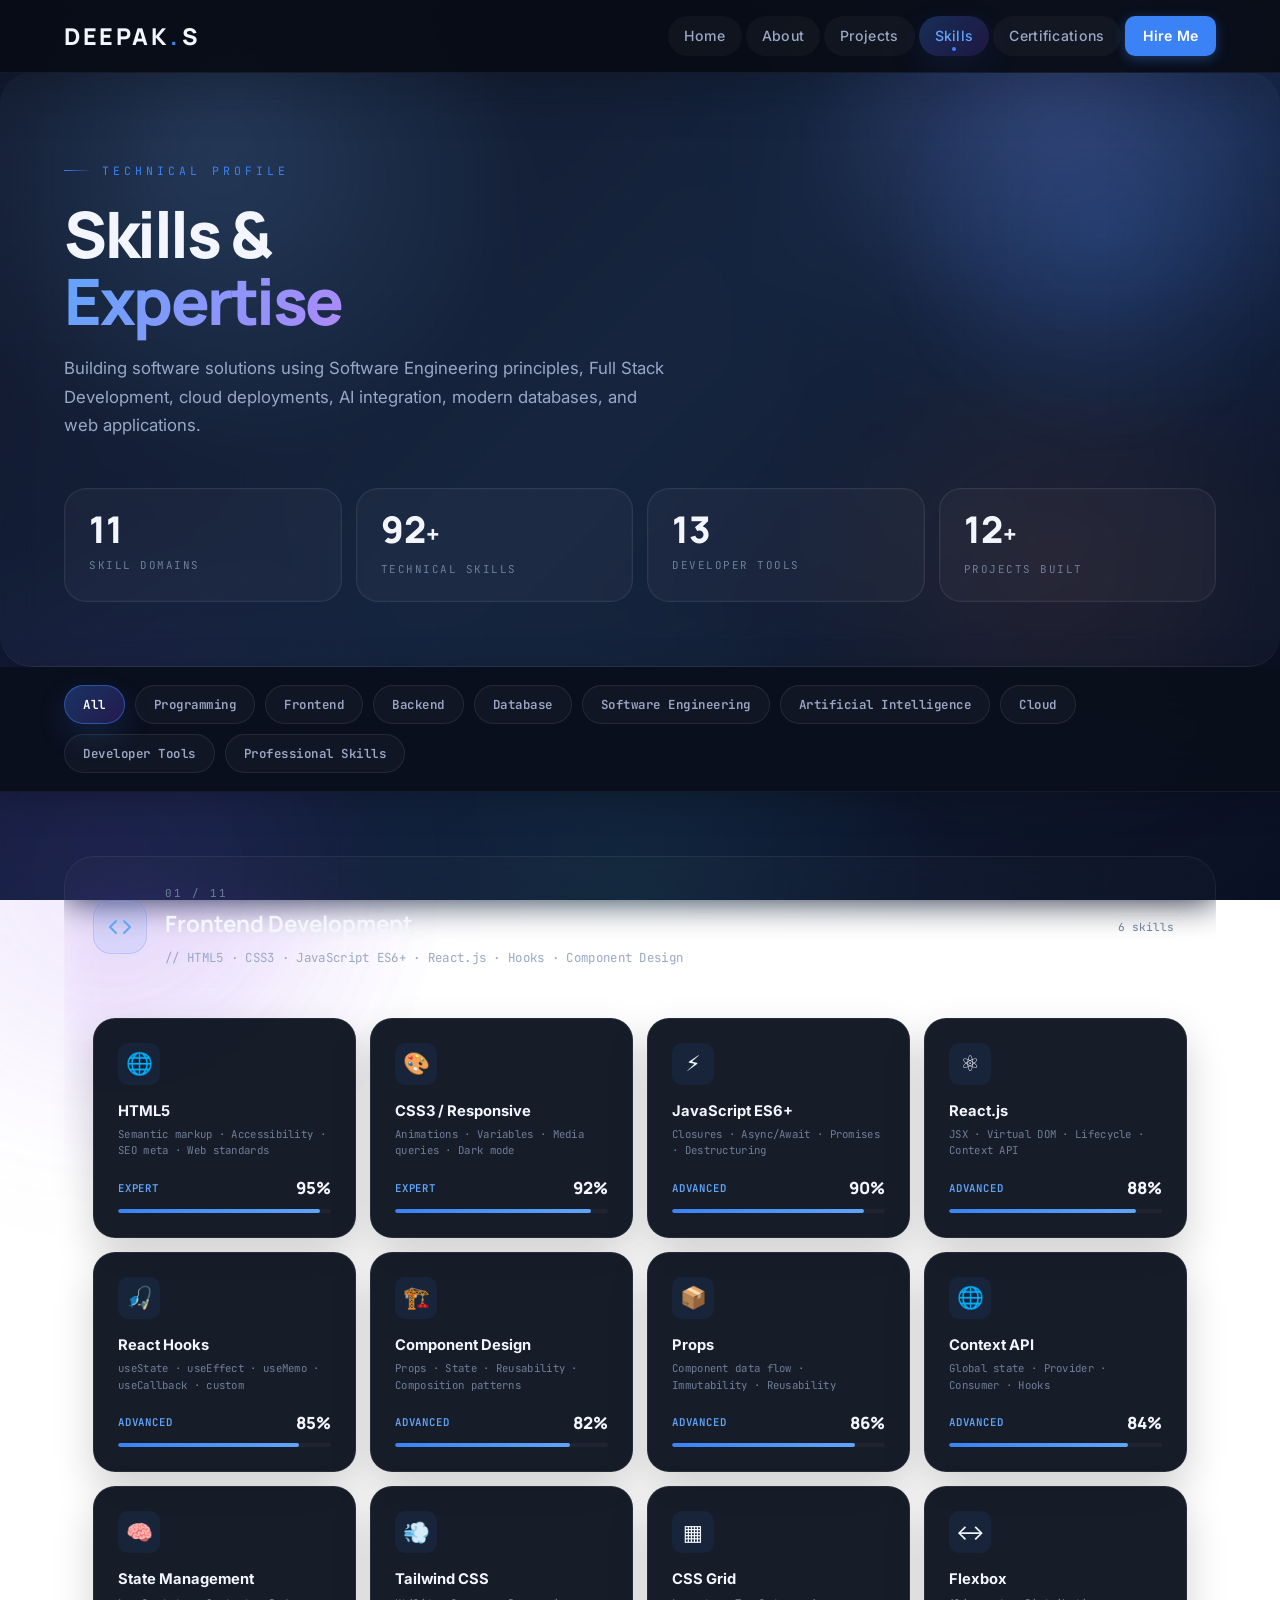
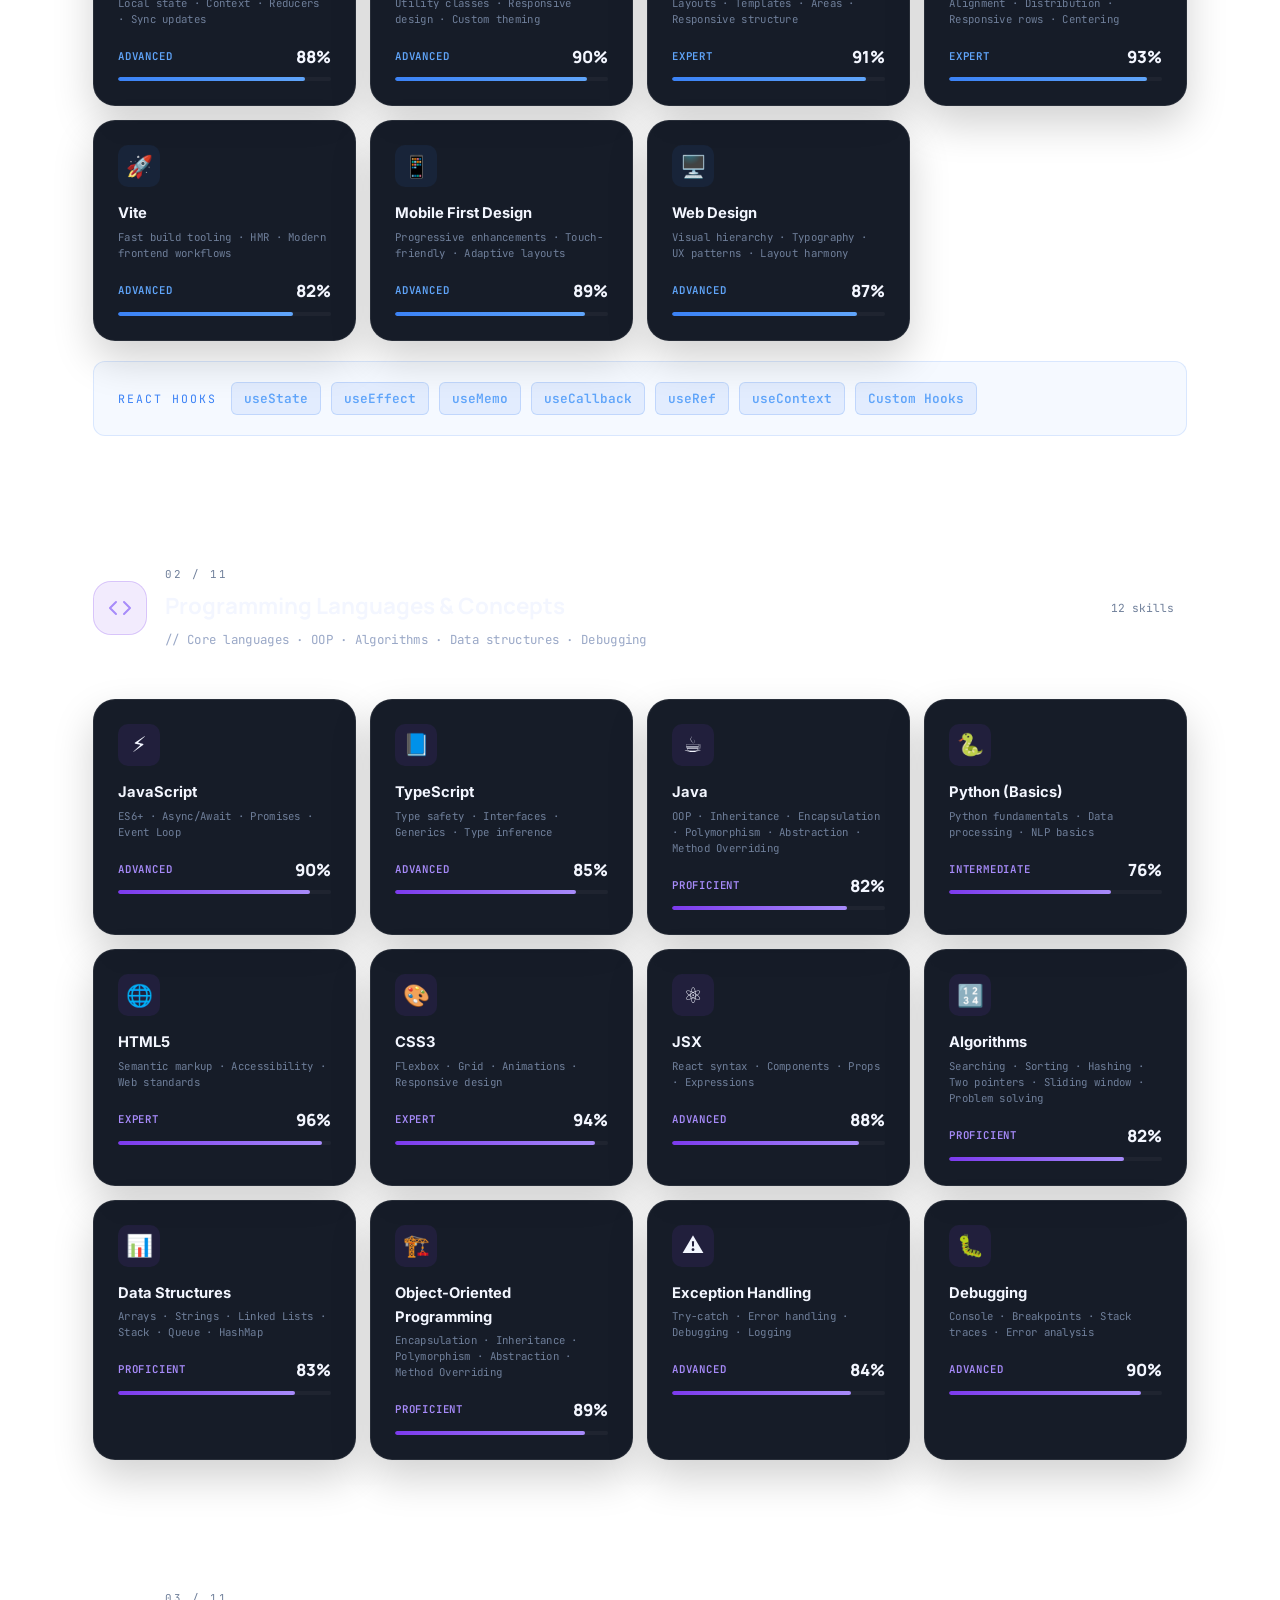
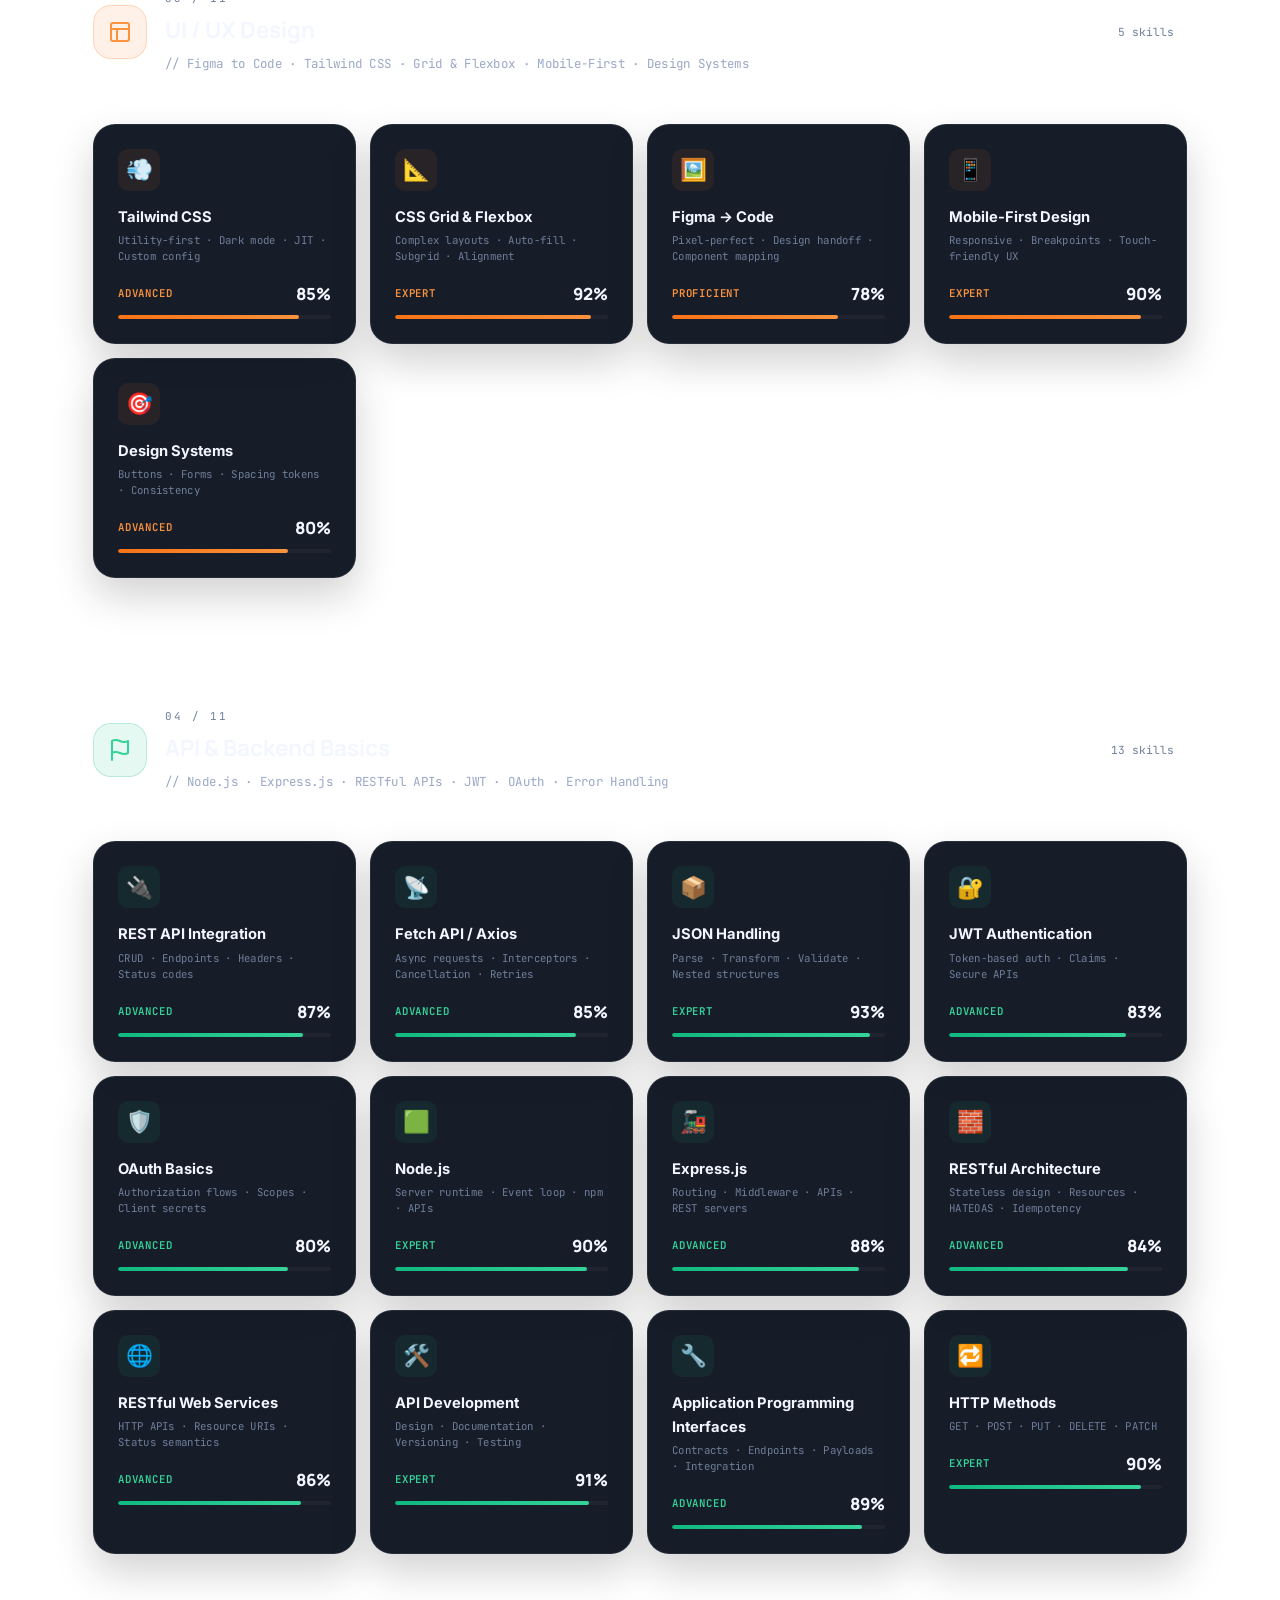
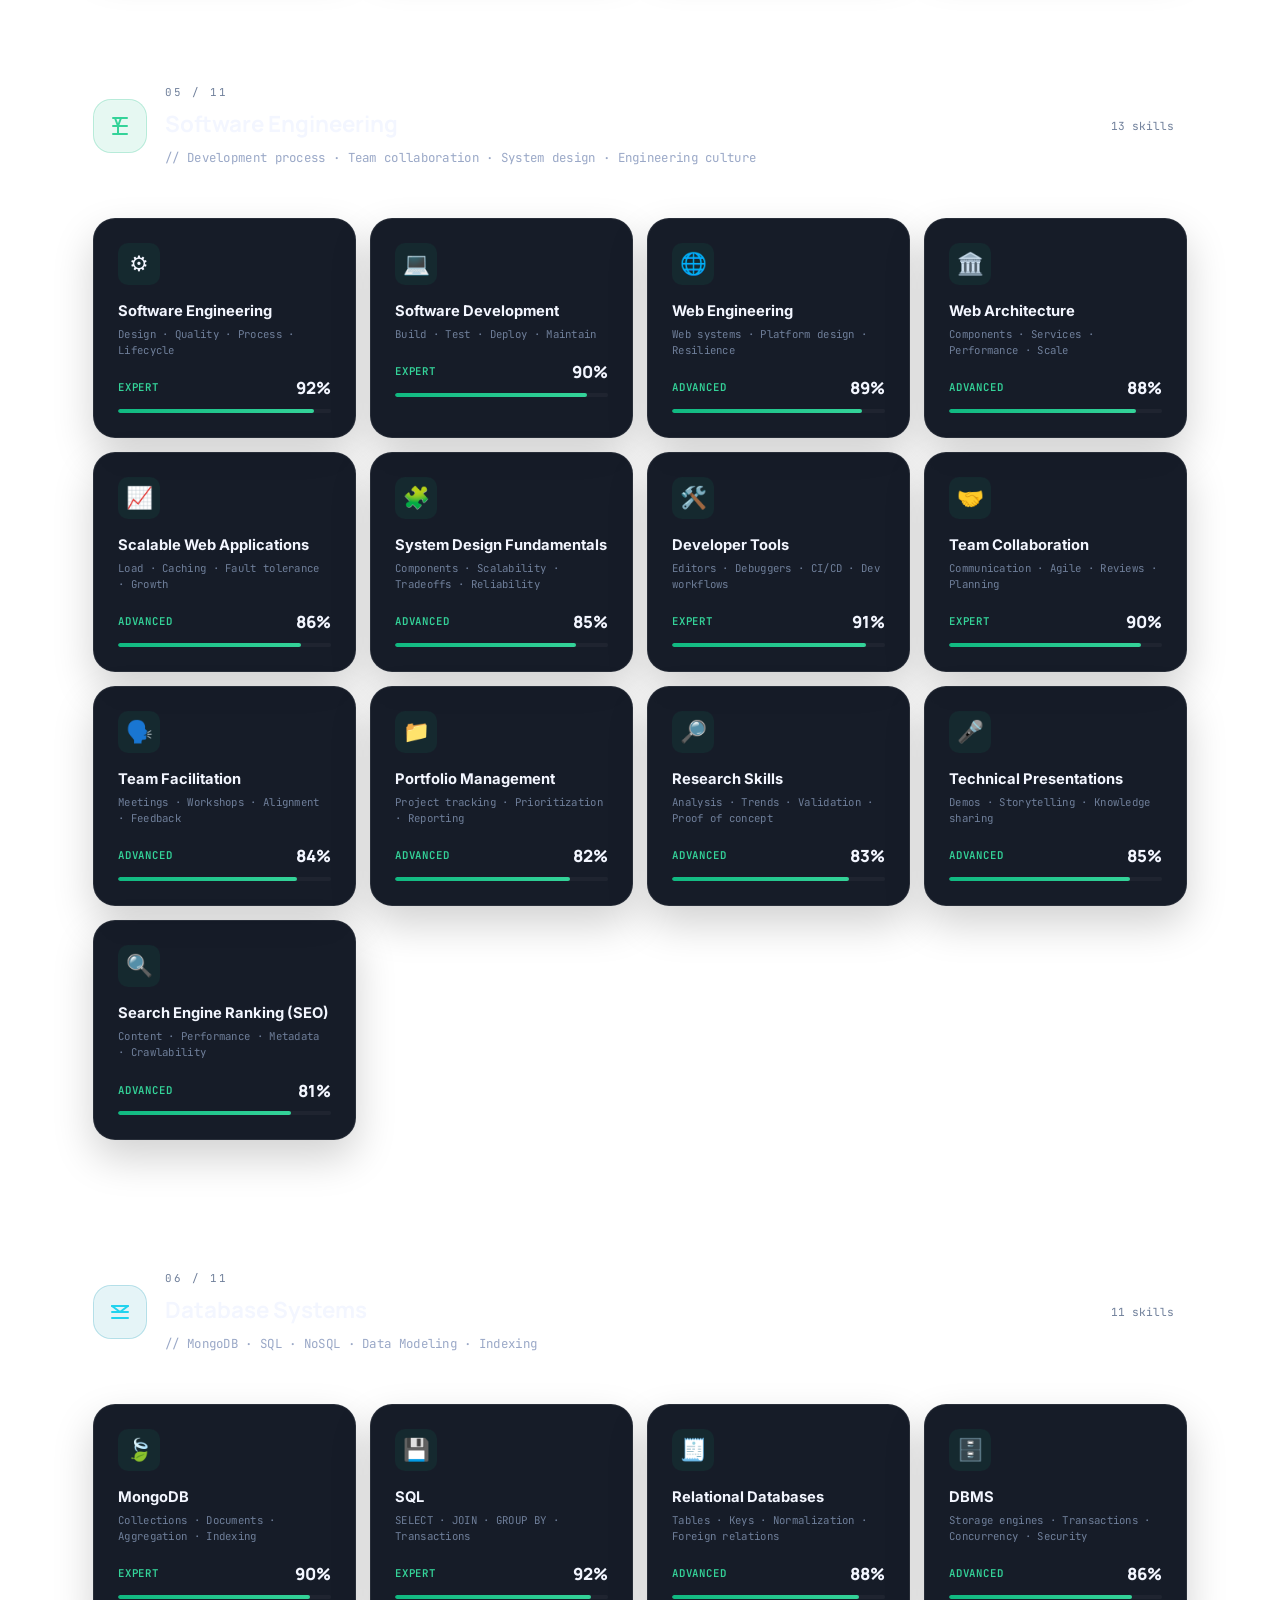
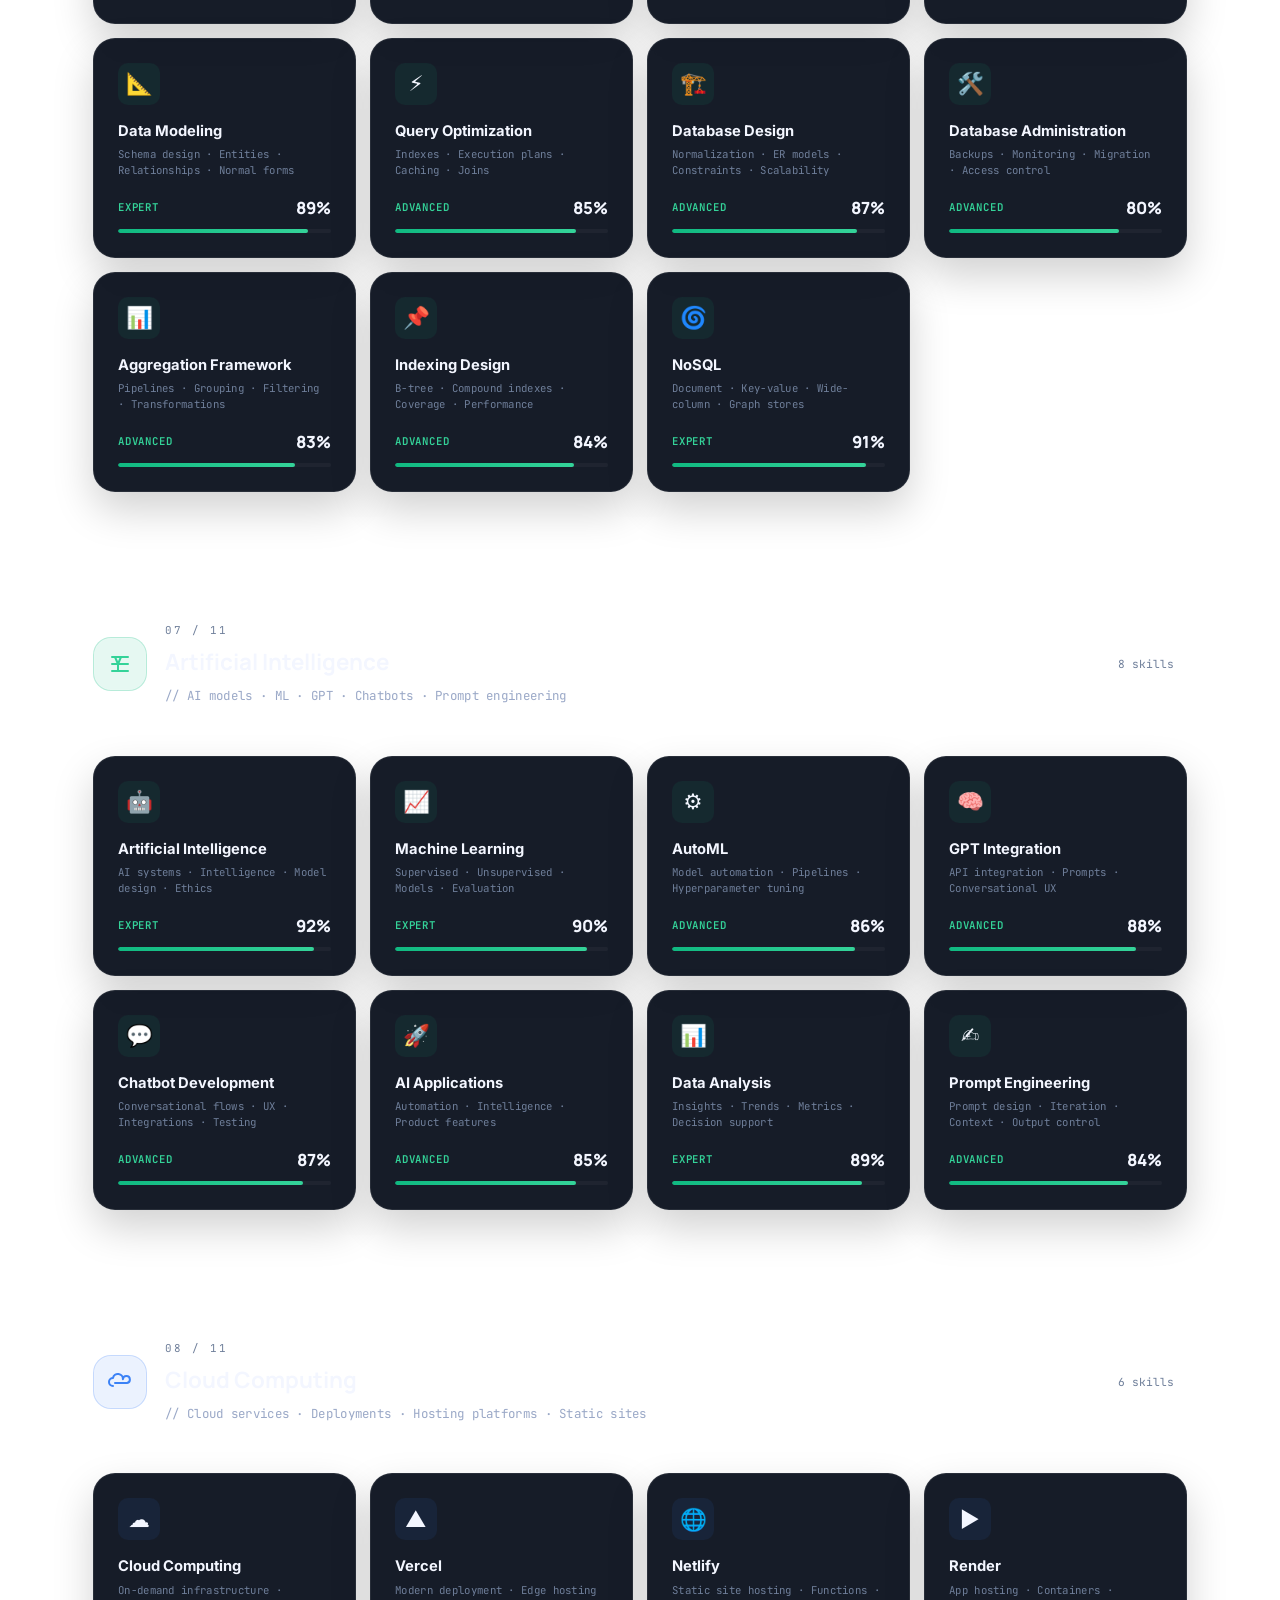
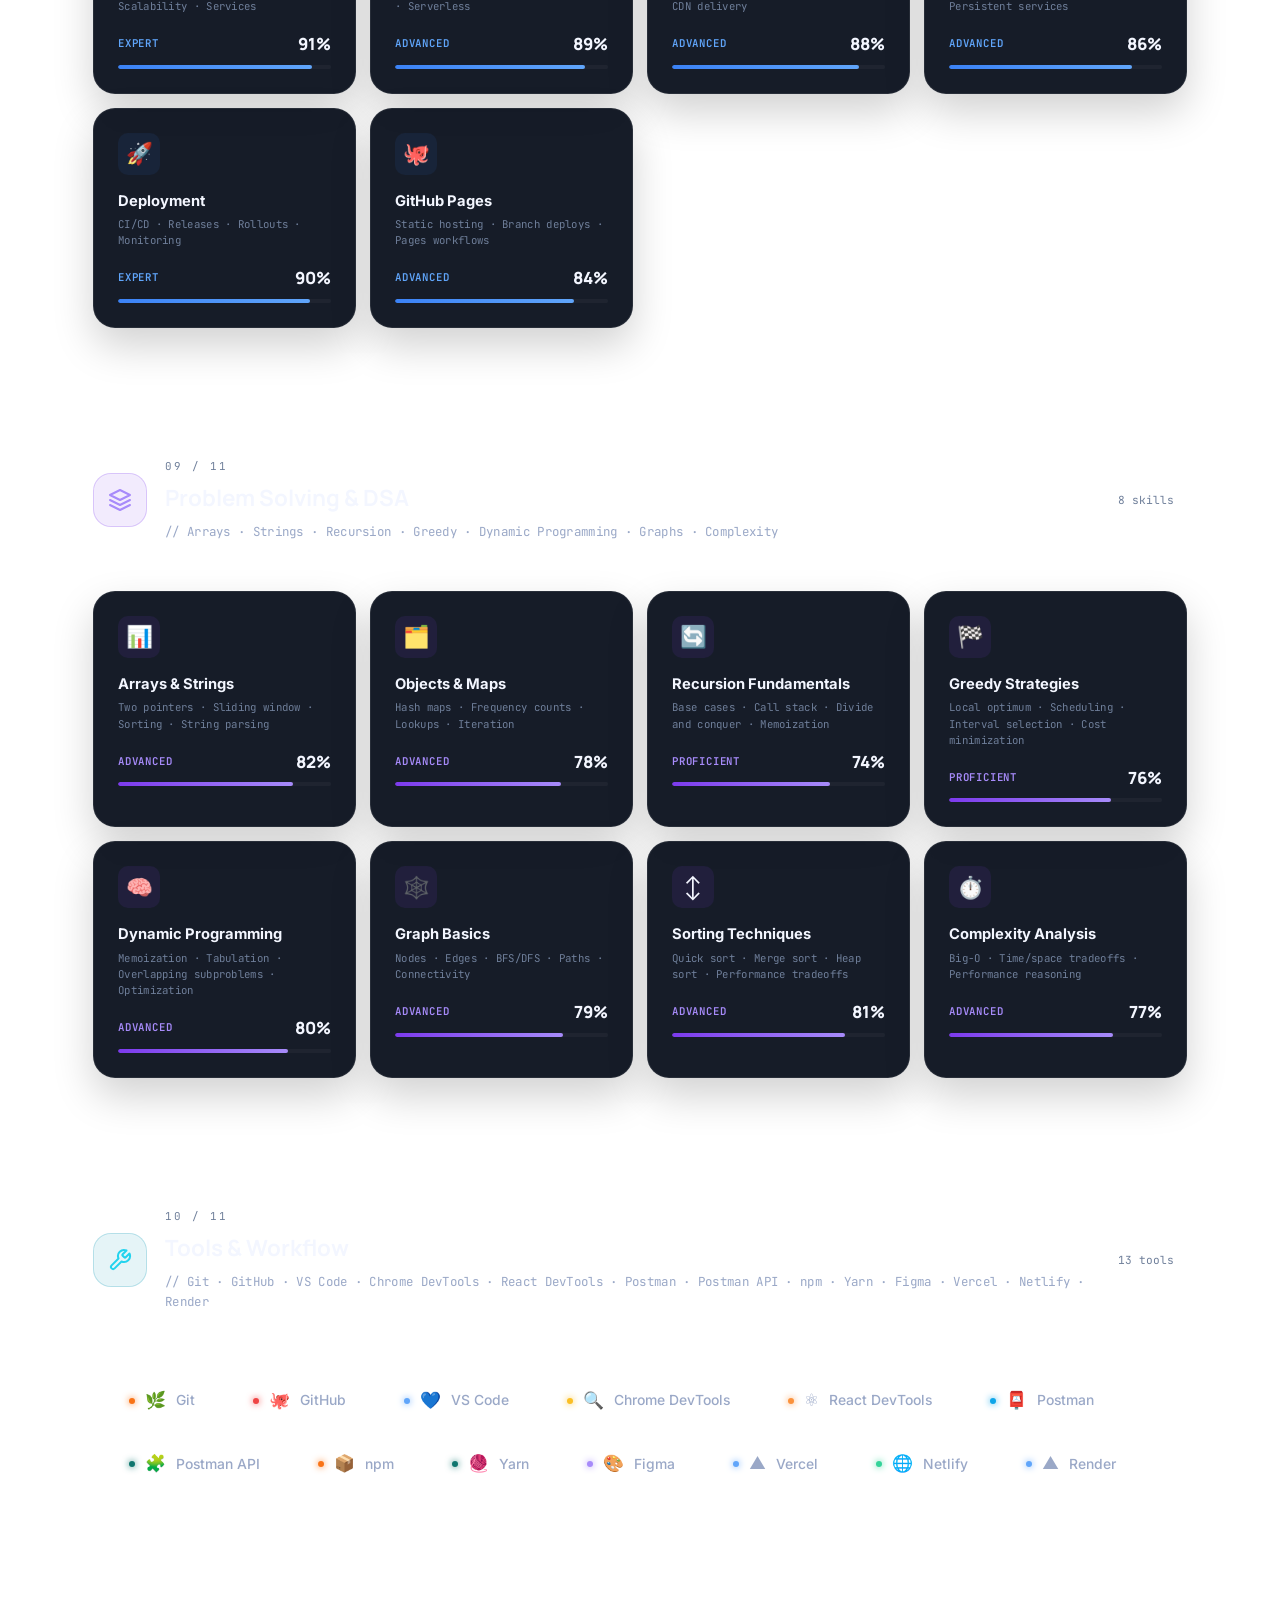
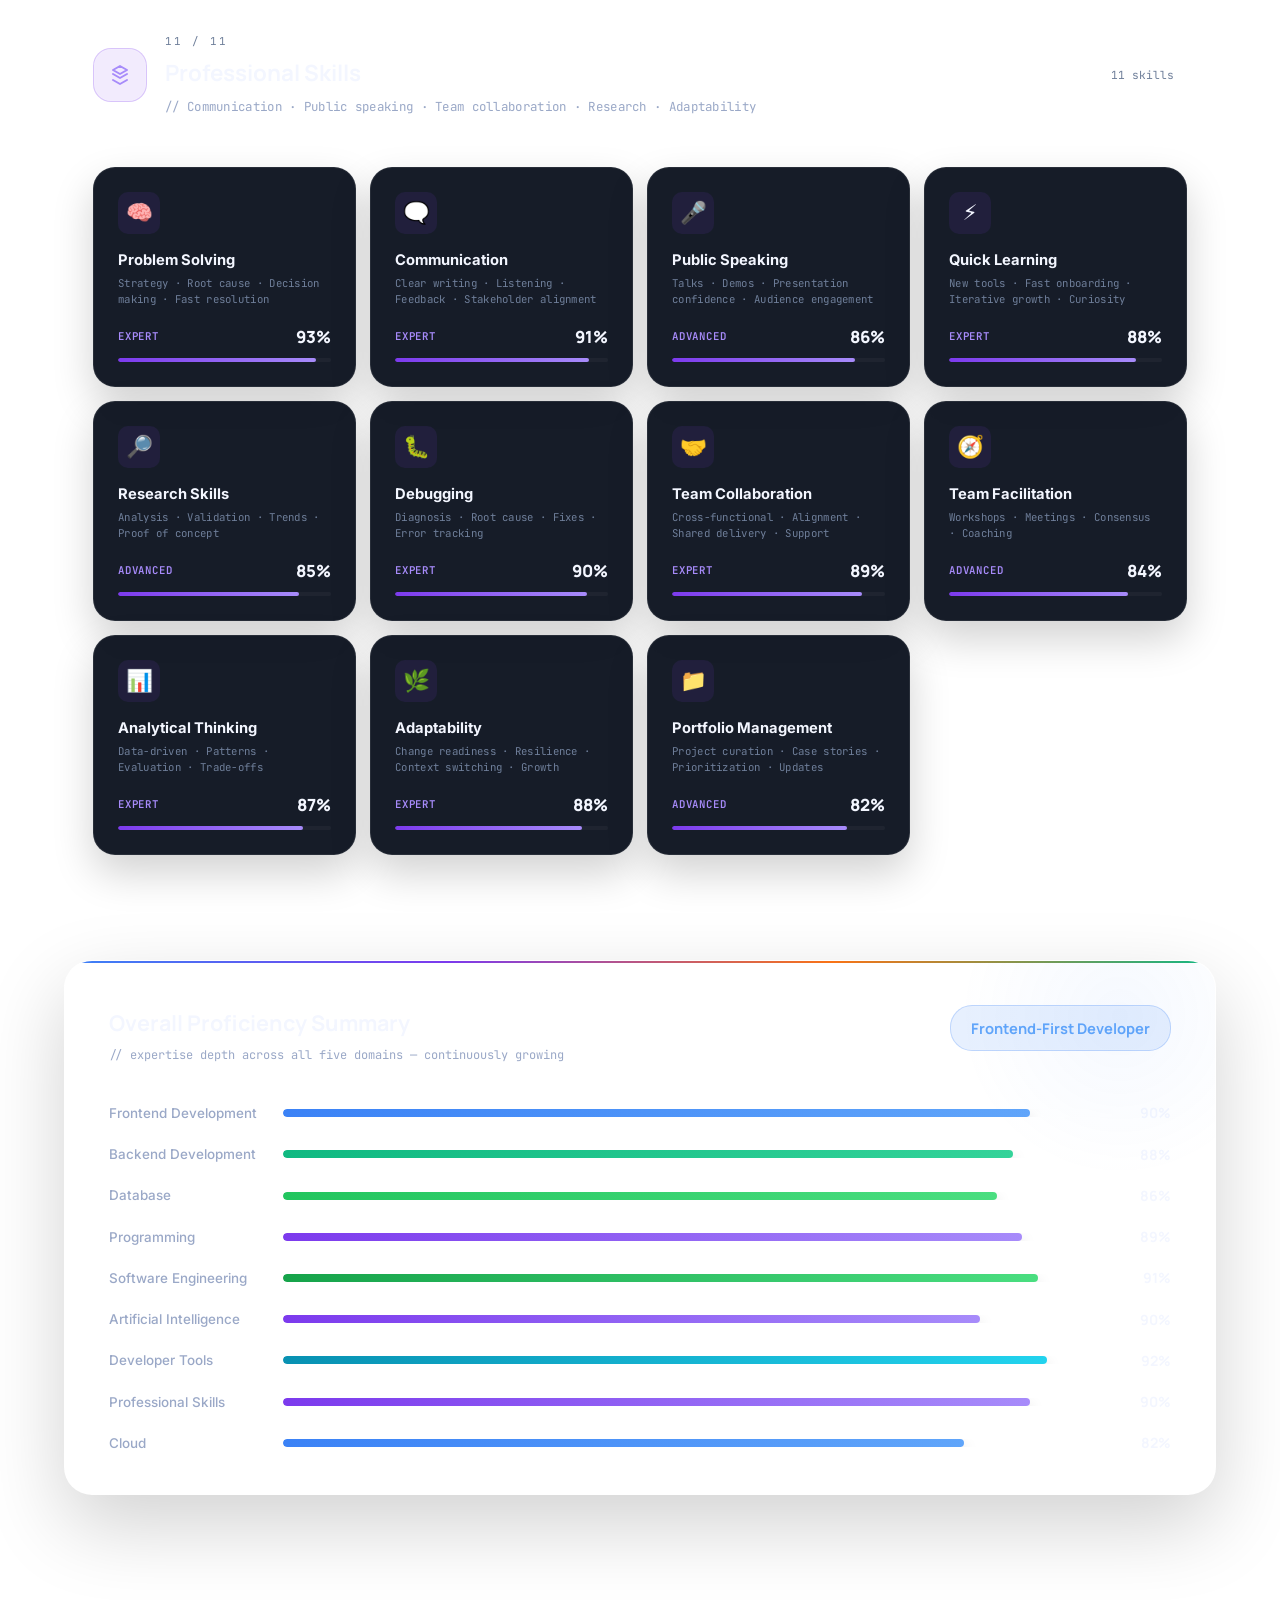
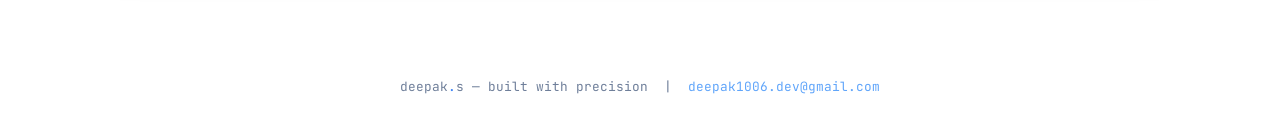
<file: skills.html>
<!DOCTYPE html>
<html lang="en">
<head>
    <meta charset="UTF-8">
    <meta name="viewport" content="width=device-width, initial-scale=1.0">
    <title>Skills — Deepak S | Software Engineer</title>
    <link rel="stylesheet" href="style.css">
    <style>
        /* ══════════════════════════════════════════════════════════════
           SKILLS PAGE — Enterprise-Grade Professional Design
           Sections: Hero · Filter · Frontend · UI/UX · API · DSA · Tools
           ══════════════════════════════════════════════════════════════ */

        /* ── Ambient Background Orbs ──────────────────────────────── */
        .bg-orb {
            position: fixed;
            border-radius: 50%;
            filter: blur(90px);
            pointer-events: none;
            z-index: 0;
            animation: orbDrift ease-in-out infinite alternate;
        }
        .orb-1 { width: 550px; height: 550px; background: rgba(59,130,246,0.12); top: -200px; right: -120px; animation-duration: 14s; }
        .orb-2 { width: 420px; height: 420px; background: rgba(124,58,237,0.10); bottom: -180px; left: -100px; animation-duration: 18s; }
        .orb-3 { width: 320px; height: 320px; background: rgba(249,115,22,0.07); top: 45%; right: 5%;  animation-duration: 22s; }
        @keyframes orbDrift {
            from { transform: translate(0, 0) scale(1); }
            to   { transform: translate(28px, 28px) scale(1.08); }
        }

        /* ── Skills Hero Section ──────────────────────────────────── */
        .skills-hero {
            padding: 80px 0 64px;
            position: relative;
            border-bottom: 1px solid rgba(255,255,255,0.08);
            overflow: hidden;
            background: rgba(255,255,255,0.02);
            border-radius: 32px;
            box-shadow: 0 32px 90px rgba(0,0,0,0.28);
            backdrop-filter: blur(18px);
        }
        .skills-hero::before {
            content: '';
            position: absolute;
            top: -100px; right: -80px;
            width: 520px; height: 520px;
            border-radius: 50%;
            background: radial-gradient(circle, rgba(59,130,246,0.14) 0%, transparent 60%);
            filter: blur(8px);
            pointer-events: none;
        }

        .sh-overline {
            display: inline-flex;
            align-items: center;
            gap: 10px;
            font-family: var(--font-mono);
            font-size: 0.72rem;
            color: var(--blue);
            letter-spacing: 4px;
            text-transform: uppercase;
            margin-bottom: 20px;
        }
        .sh-overline::before {
            content: '';
            display: block;
            width: 28px; height: 1px;
            background: linear-gradient(to right, var(--blue), transparent);
        }

        .sh-title {
            font-family: var(--font-display);
            font-size: 4rem;
            font-weight: 800;
            line-height: 1.05;
            letter-spacing: -2.5px;
            margin-bottom: 20px;
        }
        .sh-title .gradient-text {
            background: linear-gradient(120deg, #60a5fa 0%, #a78bfa 45%, #fb923c 100%);
            background-size: 220% auto;
            -webkit-background-clip: text;
            -webkit-text-fill-color: transparent;
            background-clip: text;
            animation: gradShift 6s ease infinite;
        }
        @keyframes gradShift {
            0%   { background-position: 0% center; }
            50%  { background-position: 100% center; }
            100% { background-position: 0% center; }
        }

        .sh-sub {
            font-size: 1.05rem;
            color: var(--text-muted);
            max-width: 600px;
            line-height: 1.7;
            margin-bottom: 48px;
        }

        /* ── Stat Boxes Strip ─────────────────────────────────────── */
        .stats-strip {
            display: flex;
            gap: 14px;
            flex-wrap: wrap;
            margin-top: 20px;
        }
        .stat-box {
            flex: 1;
            min-width: 130px;
            background: rgba(255,255,255,0.03);
            border: 1px solid rgba(255,255,255,0.08);
            border-radius: 22px;
            padding: 22px 24px;
            position: relative;
            overflow: hidden;
            transition: border-color 0.3s, transform 0.3s, box-shadow 0.3s;
            cursor: default;
            box-shadow: inset 0 0 0 1px rgba(255,255,255,0.02);
            backdrop-filter: blur(16px);
        }
        .stat-box:hover {
            border-color: rgba(59,130,246,0.28);
            transform: translateY(-4px);
            box-shadow: 0 18px 45px rgba(0,0,0,0.18);
        }
        .stat-box::after {
            content: '';
            position: absolute;
            bottom: 0; left: 0; right: 0;
            height: 2px;
            background: var(--sb-grad, linear-gradient(90deg, var(--blue), var(--blue-light)));
            transform: scaleX(0);
            transform-origin: left;
            transition: transform 0.45s ease;
        }
        .stat-box:hover::after { transform: scaleX(1); }
        .sb-num {
            font-family: var(--font-display);
            font-size: 2.3rem;
            font-weight: 800;
            color: var(--text);
            line-height: 1;
            display: inline-block;
        }
        .sb-suffix {
            font-family: var(--font-display);
            font-size: 1.5rem;
            font-weight: 800;
            color: var(--text);
            display: inline-block;
        }
        .sb-lbl {
            display: block;
            font-family: var(--font-mono);
            font-size: 0.68rem;
            color: var(--text-dim);
            text-transform: uppercase;
            letter-spacing: 1.5px;
            margin-top: 7px;
        }

        /* ── Sticky Filter Bar ────────────────────────────────────── */
        .filter-bar {
            padding: 18px 0;
            position: sticky;
            top: var(--nav-h);
            z-index: 99;
            background: rgba(10,15,28,0.95);
            backdrop-filter: blur(26px);
            -webkit-backdrop-filter: blur(26px);
            border-bottom: 1px solid rgba(255,255,255,0.05);
            box-shadow: 0 8px 35px rgba(0,0,0,0.20);
        }
        .filter-tabs {
            display: flex;
            gap: 10px;
            flex-wrap: wrap;
        }
        .ftab {
            font-family: var(--font-mono);
            font-size: 0.78rem;
            font-weight: 600;
            padding: 10px 18px;
            border-radius: 999px;
            border: 1px solid rgba(255,255,255,0.08);
            background: rgba(255,255,255,0.03);
            color: var(--text-muted);
            cursor: pointer;
            transition: all 0.22s ease;
            letter-spacing: 0.5px;
        }
        .ftab:hover {
            border-color: rgba(59,130,246,0.4);
            color: var(--text);
            background: rgba(59,130,246,0.12);
        }
        .ftab.active {
            background: linear-gradient(135deg, rgba(59,130,246,0.32), rgba(124,58,237,0.24));
            border-color: rgba(59,130,246,0.5);
            color: #fff;
            box-shadow: 0 12px 30px rgba(59,130,246,0.16);
        }

        /* ── Skills Body ──────────────────────────────────────────── */
        .skills-body {
            padding: 64px 0 80px;
        }

        /* ── Category Blocks ──────────────────────────────────────── */
        .cat-block {
            margin-bottom: 76px;
            opacity: 0;
            transform: translateY(32px);
            transition: opacity 0.65s cubic-bezier(0.16, 1, 0.3, 1),
                        transform 0.65s cubic-bezier(0.16, 1, 0.3, 1);
            background: rgba(255,255,255,0.02);
            border: 1px solid rgba(255,255,255,0.06);
            border-radius: 30px;
            padding: 28px 28px 24px;
            backdrop-filter: blur(18px);
        }
        .cat-block.reveal {
            opacity: 1;
            transform: translateY(0);
        }
        .cat-block:last-of-type { margin-bottom: 0; }

        .cat-header {
            display: flex;
            align-items: center;
            gap: 18px;
            margin-bottom: 28px;
            padding-bottom: 20px;
            border-bottom: 1px solid rgba(255,255,255,0.08);
            flex-wrap: wrap;
        }
        .cat-icon {
            width: 54px; height: 54px;
            border-radius: 18px;
            display: flex; align-items: center; justify-content: center;
            flex-shrink: 0;
            position: relative;
            box-shadow: inset 0 0 0 1px rgba(255,255,255,0.08);
            background: rgba(255,255,255,0.04);
        }
        .ci-blue   { background: rgba(59,130,246,0.1);  border: 1px solid rgba(59,130,246,0.22); }
        .ci-orange { background: rgba(249,115,22,0.1);   border: 1px solid rgba(249,115,22,0.22); }
        .ci-green  { background: rgba(16,185,129,0.1);   border: 1px solid rgba(16,185,129,0.22); }
        .ci-purple { background: rgba(124,58,237,0.1);   border: 1px solid rgba(124,58,237,0.22); }
        .ci-teal   { background: rgba(8,145,178,0.1);    border: 1px solid rgba(8,145,178,0.22); }

        .cat-info { flex: 1; min-width: 180px; }
        .cat-num {
            font-family: var(--font-mono);
            font-size: 0.68rem;
            color: var(--text-dim);
            letter-spacing: 2px;
            text-transform: uppercase;
            margin-bottom: 4px;
        }
        .cat-name {
            font-family: var(--font-display);
            font-size: 1.4rem;
            font-weight: 700;
            color: var(--text);
            margin-bottom: 5px;
        }
        .cat-desc {
            font-family: var(--font-mono);
            font-size: 0.78rem;
            color: var(--text-muted);
            letter-spacing: 0.3px;
        }
        .cat-badge {
            font-family: var(--font-mono);
            font-size: 0.7rem;
            color: var(--text-dim);
            border: 1px solid var(--border);
            border-radius: 20px;
            padding: 4px 12px;
            white-space: nowrap;
            flex-shrink: 0;
        }

        /* ── Skill Cards Grid ─────────────────────────────────────── */
        .skill-cards {
            display: grid;
            grid-template-columns: repeat(auto-fill, minmax(215px, 1fr));
            gap: 14px;
        }

        .sk-card {
            background: rgba(10,16,29,0.95);
            border: 1px solid rgba(255,255,255,0.08);
            border-radius: 22px;
            padding: 24px;
            position: relative;
            overflow: hidden;
            cursor: default;
            opacity: 0;
            transform: translateY(18px);
            transition: opacity 0.5s ease, transform 0.5s ease,
                        border-color 0.3s, box-shadow 0.35s, background 0.35s;
            box-shadow: 0 18px 40px rgba(0,0,0,0.18);
            backdrop-filter: blur(14px);
        }
        .sk-card.card-show {
            opacity: 1;
            transform: translateY(0);
        }
        .sk-card:hover {
            transform: translateY(-8px) scale(1.02);
        }

        .sk-card.theme-blue:hover  { border-color: rgba(59,130,246,0.60);  box-shadow: 0 26px 70px rgba(28,64,124,0.20), 0 0 40px rgba(59,130,246,0.08); }
        .sk-card.theme-orange:hover { border-color: rgba(249,115,22,0.60);  box-shadow: 0 26px 70px rgba(95,53,17,0.20), 0 0 40px rgba(249,115,22,0.08); }
        .sk-card.theme-green:hover  { border-color: rgba(16,185,129,0.60);  box-shadow: 0 26px 70px rgba(19,85,64,0.20), 0 0 40px rgba(16,185,129,0.08); }
        .sk-card.theme-purple:hover { border-color: rgba(124,58,237,0.60);  box-shadow: 0 26px 70px rgba(60,28,102,0.20), 0 0 40px rgba(124,58,237,0.08); }

        /* Top shimmer accent line */
        .sk-card::before {
            content: '';
            position: absolute;
            top: 0; left: 0; right: 0;
            height: 2px;
            background: var(--sk-grad);
            transform: scaleX(0);
            transform-origin: left;
            transition: transform 0.45s cubic-bezier(0.16, 1, 0.3, 1);
        }
        .sk-card:hover::before { transform: scaleX(1); }

        /* Subtle background glow */
        .sk-card::after {
            content: '';
            position: absolute;
            top: -60%; left: -60%;
            width: 220%; height: 220%;
            background: radial-gradient(circle, var(--sk-glow, rgba(255,255,255,0.12)) 0%, transparent 52%);
            opacity: 0;
            transition: opacity 0.5s ease;
            filter: blur(12px);
            pointer-events: none;
        }
        .sk-card:hover::after { opacity: 1; }

        .skc-icon-wrap {
            width: 42px; height: 42px;
            border-radius: 10px;
            background: var(--sk-bg, rgba(59,130,246,0.08));
            display: flex; align-items: center; justify-content: center;
            margin-bottom: 14px;
            font-size: 1.35rem;
        }
        .skc-name {
            font-weight: 700;
            font-size: 0.92rem;
            color: var(--text);
            margin-bottom: 3px;
        }
        .skc-sub {
            font-family: var(--font-mono);
            font-size: 0.67rem;
            color: var(--text-dim);
            letter-spacing: 0.3px;
            margin-bottom: 16px;
            line-height: 1.5;
        }
        .skc-meta {
            display: flex;
            justify-content: space-between;
            align-items: center;
            margin-bottom: 7px;
        }
        .skc-level {
            font-family: var(--font-mono);
            font-size: 0.67rem;
            color: var(--sk-color, #60a5fa);
            font-weight: 600;
            letter-spacing: 0.8px;
            text-transform: uppercase;
        }
        .skc-pct {
            font-family: var(--font-display);
            font-size: 1.05rem;
            font-weight: 800;
            color: var(--text);
        }
        .skc-track {
            height: 4px;
            background: var(--surface-2);
            border-radius: 2px;
            overflow: hidden;
        }
        .skc-fill {
            height: 100%;
            border-radius: 2px;
            width: 0;
            background: var(--sk-grad);
            transition: width 1.3s cubic-bezier(0.16, 1, 0.3, 1);
        }

        /* ── Tools Pills (Category 5) ─────────────────────────────── */
        .tool-grid {
            display: flex;
            flex-wrap: wrap;
            gap: 12px;
            padding: 12px;
            background: rgba(255,255,255,0.02);
            border: 1px solid rgba(255,255,255,0.06);
            border-radius: 24px;
            box-shadow: inset 0 0 0 1px rgba(255,255,255,0.01);
        }
        .tool-pill {
            display: flex;
            align-items: center;
            gap: 10px;
            padding: 11px 22px;
            background: rgba(255,255,255,0.03);
            border: 1px solid rgba(255,255,255,0.08);
            border-radius: 999px;
            font-size: 0.87rem;
            font-weight: 500;
            color: var(--text-muted);
            transition: border-color 0.25s, background 0.25s, color 0.25s, transform 0.25s;
            cursor: default;
            opacity: 0;
            transform: scale(0.92);
        }
        .tool-pill.pill-show {
            opacity: 1;
            transform: scale(1);
            transition: opacity 0.45s ease, transform 0.45s cubic-bezier(0.16, 1, 0.3, 1),
                        border-color 0.25s, background 0.25s, color 0.25s;
        }
        .tool-pill:hover {
            border-color: rgba(59,130,246,0.35);
            color: var(--text);
            background: rgba(59,130,246,0.12);
            transform: translateY(-1px) scale(1.01) !important;
        }
        .tp-icon { font-size: 1.05rem; }
        .tp-dot {
            width: 6px; height: 6px;
            border-radius: 50%;
            flex-shrink: 0;
            box-shadow: 0 0 7px currentColor;
        }

        /* ── React Hooks Highlight Block ──────────────────────────── */
        .hooks-spotlight {
            margin-top: 20px;
            padding: 20px 24px;
            background: rgba(59,130,246,0.05);
            border: 1px solid rgba(59,130,246,0.15);
            border-radius: 12px;
            display: flex;
            flex-wrap: wrap;
            gap: 10px;
            align-items: center;
        }
        .hs-label {
            font-family: var(--font-mono);
            font-size: 0.72rem;
            color: var(--blue);
            letter-spacing: 2px;
            text-transform: uppercase;
            margin-right: 4px;
            flex-shrink: 0;
        }
        .hook-badge {
            font-family: var(--font-mono);
            font-size: 0.8rem;
            font-weight: 600;
            padding: 5px 12px;
            border-radius: 6px;
            background: rgba(59,130,246,0.1);
            border: 1px solid rgba(59,130,246,0.2);
            color: var(--blue-light);
            transition: background 0.2s, transform 0.2s;
            cursor: default;
        }
        .hook-badge:hover {
            background: rgba(59,130,246,0.18);
            transform: translateY(-2px);
        }

        /* ── Summary Proficiency Banner ───────────────────────────── */
        .summary-banner {
            margin-top: 80px;
            padding: 44px 44px 40px;
            background: rgba(255,255,255,0.03);
            border: 1px solid rgba(255,255,255,0.08);
            border-radius: 28px;
            position: relative;
            overflow: hidden;
            opacity: 0;
            transform: translateY(24px);
            transition: opacity 0.65s ease, transform 0.65s ease, box-shadow 0.3s;
            box-shadow: 0 30px 80px rgba(0,0,0,0.18);
            backdrop-filter: blur(18px);
        }
        .summary-banner.reveal {
            opacity: 1;
            transform: translateY(0);
        }
        .summary-banner::before {
            content: '';
            position: absolute;
            top: 0; left: 0; right: 0;
            height: 2px;
            background: linear-gradient(to right, #3b82f6, #7c3aed, #f97316, #10b981);
        }
        .summary-banner::after {
            content: '';
            position: absolute;
            top: -120px; right: -80px;
            width: 350px; height: 350px;
            border-radius: 50%;
            background: radial-gradient(circle, rgba(59,130,246,0.05) 0%, transparent 65%);
            pointer-events: none;
        }
        .sb-top {
            display: flex;
            justify-content: space-between;
            align-items: flex-start;
            gap: 20px;
            margin-bottom: 36px;
            flex-wrap: wrap;
        }
        .sb-title {
            font-family: var(--font-display);
            font-size: 1.35rem;
            font-weight: 700;
            margin-bottom: 5px;
        }
        .sb-sub {
            font-family: var(--font-mono);
            font-size: 0.75rem;
            color: var(--text-muted);
        }
        .sb-chip {
            background: rgba(59,130,246,0.12);
            border: 1px solid rgba(59,130,246,0.24);
            border-radius: 22px;
            padding: 10px 20px;
            font-family: var(--font-display);
            font-size: 0.92rem;
            font-weight: 700;
            color: var(--blue-light);
            white-space: nowrap;
            flex-shrink: 0;
            box-shadow: inset 0 0 0 1px rgba(255,255,255,0.05);
        }
        .domain-bars {
            display: flex;
            flex-direction: column;
            gap: 18px;
        }
        .db-row {
            display: grid;
            grid-template-columns: 160px 1fr 44px;
            align-items: center;
            gap: 14px;
        }
        .db-label {
            font-size: 0.84rem;
            color: var(--text-muted);
            font-weight: 500;
        }
        .db-track {
            height: 8px;
            background: rgba(255,255,255,0.08);
            border-radius: 999px;
            overflow: hidden;
        }
        .db-fill {
            height: 100%;
            border-radius: 999px;
            width: 0;
            transition: width 1.5s cubic-bezier(0.16, 1, 0.3, 1);
            background: linear-gradient(90deg, #3b82f6, #7c3aed, #f97316, #10b981);
            box-shadow: 0 8px 16px rgba(0,0,0,0.18);
        }
        .db-pct {
            font-family: var(--font-display);
            font-size: 0.88rem;
            font-weight: 700;
            color: var(--text);
            text-align: right;
        }

        /* ── Responsive ───────────────────────────────────────────── */
        @media (max-width: 900px) {
            .sh-title { font-size: 3rem; letter-spacing: -1.5px; }
        }
        @media (max-width: 768px) {
            .sh-title { font-size: 2.4rem; letter-spacing: -1px; }
            .skills-hero { padding: 60px 0 48px; }
            .skill-cards { grid-template-columns: repeat(auto-fill, minmax(165px, 1fr)); }
            .summary-banner { padding: 28px 20px; }
            .db-row { grid-template-columns: 120px 1fr 38px; }
            .db-label { font-size: 0.78rem; }
        }
        @media (max-width: 540px) {
            .sh-title { font-size: 2rem; letter-spacing: -0.5px; }
            .stat-box { min-width: 90px; }
            .skill-cards { grid-template-columns: 1fr 1fr; }
            .db-row { grid-template-columns: 100px 1fr 34px; }
            .hooks-spotlight { padding: 16px; }
        }
        @media (max-width: 380px) {
            .skill-cards { grid-template-columns: 1fr; }
        }
    </style>
</head>
<body>

    <!-- ═══ AMBIENT ORBS ════════════════════════════════════════════ -->
    <div class="bg-orb orb-1"></div>
    <div class="bg-orb orb-2"></div>
    <div class="bg-orb orb-3"></div>

    <!-- ═══ HEADER / NAV ════════════════════════════════════════════ -->
    <header class="site-header">
        <div class="nav-inner">
            <a href="index.html" class="logo">DEEPAK<span class="dot">.</span>S</a>
            <nav class="nav-links" aria-label="Main navigation">
                <a href="index.html"    class="nav-link" data-page="index">Home</a>
                <a href="about.html"    class="nav-link" data-page="about">About</a>
                <a href="projects.html" class="nav-link" data-page="projects">Projects</a>
                <a href="skills.html"   class="nav-link" data-page="skills">Skills</a>
                <a href="certifications.html" class="nav-link" data-page="certifications">Certifications</a>
                <a href="contact.html"  class="nav-link nav-cta" data-page="contact">Hire Me</a>
            </nav>
            <button class="hamburger" id="hamburger" aria-label="Toggle menu">
                <span></span><span></span><span></span>
            </button>
        </div>
        <nav class="mobile-menu" id="mobileMenu" aria-label="Mobile navigation">
            <a href="index.html"    class="mobile-nav-link" data-page="index">Home</a>
            <a href="about.html"    class="mobile-nav-link" data-page="about">About</a>
            <a href="projects.html" class="mobile-nav-link" data-page="projects">Projects</a>
            <a href="skills.html"   class="mobile-nav-link" data-page="skills">Skills</a>
            <a href="certifications.html" class="mobile-nav-link" data-page="certifications">Certifications</a>
            <a href="contact.html"  class="mobile-nav-link" data-page="contact">Contact / Hire Me</a>
        </nav>
    </header>

    <!-- ═══ PAGE WRAPPER ════════════════════════════════════════════ -->
    <div class="page-wrapper">

        <!-- ╔══════════════════════════════════════════════════════╗
             ║  HERO                                                ║
             ╚══════════════════════════════════════════════════════╝ -->
        <section class="skills-hero">
            <div class="container">
                <div class="sh-overline anim-1">Technical Profile</div>

                <h1 class="sh-title anim-2">
                    Skills &amp;<br><span class="gradient-text">Expertise</span>
                </h1>

                <p class="sh-sub anim-3">
                    Building software solutions using Software Engineering principles, Full Stack Development, cloud deployments, AI integration, modern databases, and web applications.
                </p>

                <!-- Animated stat counters -->
                <div class="stats-strip anim-4">
                    <div class="stat-box" style="--sb-grad: linear-gradient(90deg, #3b82f6, #60a5fa);">
                        <span class="sb-num" data-count="11">0</span>
                        <span class="sb-lbl">Skill Domains</span>
                    </div>
                    <div class="stat-box" style="--sb-grad: linear-gradient(90deg, #7c3aed, #a78bfa);">
                        <span class="sb-num" data-count="92">0</span><span class="sb-suffix">+</span>
                        <span class="sb-lbl">Technical Skills</span>
                    </div>
                    <div class="stat-box" style="--sb-grad: linear-gradient(90deg, #f97316, #fb923c);">
                        <span class="sb-num" data-count="13">0</span>
                        <span class="sb-lbl">Developer Tools</span>
                    </div>
                    <div class="stat-box" style="--sb-grad: linear-gradient(90deg, #10b981, #34d399);">
                        <span class="sb-num" data-count="12">0</span><span class="sb-suffix">+</span>
                        <span class="sb-lbl">Projects Built</span>
                    </div>
                </div>
            </div>
        </section>

        <!-- ╔══════════════════════════════════════════════════════╗
             ║  STICKY FILTER BAR                                   ║
             ╚══════════════════════════════════════════════════════╝ -->
        <div class="filter-bar">
            <div class="container">
                <div class="filter-tabs">
                    <button class="ftab active" data-filter="all">All</button>
                    <button class="ftab" data-filter="programming">Programming</button>
                    <button class="ftab" data-filter="frontend">Frontend</button>
                    <button class="ftab" data-filter="backend">Backend</button>
                    <button class="ftab" data-filter="database">Database</button>
                    <button class="ftab" data-filter="software-eng">Software Engineering</button>
                    <button class="ftab" data-filter="ai">Artificial Intelligence</button>
                    <button class="ftab" data-filter="cloud">Cloud</button>
                    <button class="ftab" data-filter="tools">Developer Tools</button>
                    <button class="ftab" data-filter="professional">Professional Skills</button>
                </div>
            </div>
        </div>

        <!-- ╔══════════════════════════════════════════════════════╗
             ║  SKILLS BODY                                         ║
             ╚══════════════════════════════════════════════════════╝ -->
        <section class="skills-body">
            <div class="container">

                <!-- ──────────────────────────────────────────────
                     01 / 05 · FRONTEND DEVELOPMENT
                     ────────────────────────────────────────────── -->
                <div class="cat-block" data-category="frontend">
                    <div class="cat-header">
                        <div class="cat-icon ci-blue">
                            <svg width="24" height="24" viewBox="0 0 24 24" fill="none" stroke="#60a5fa" stroke-width="2" stroke-linecap="round" stroke-linejoin="round"><polyline points="16 18 22 12 16 6"/><polyline points="8 6 2 12 8 18"/></svg>
                        </div>
                        <div class="cat-info">
                            <div class="cat-num">01 / 11</div>
                            <div class="cat-name">Frontend Development</div>
                            <div class="cat-desc">// HTML5 · CSS3 · JavaScript ES6+ · React.js · Hooks · Component Design</div>
                        </div>
                        <div class="cat-badge">6 skills</div>
                    </div>

                    <div class="skill-cards">
                        <!-- HTML5 -->
                        <div class="sk-card theme-blue" data-pct="95"
                             style="--sk-grad: linear-gradient(90deg,#3b82f6,#60a5fa); --sk-color:#60a5fa; --sk-bg:rgba(59,130,246,0.08); --sk-glow:rgba(59,130,246,0.05);">
                            <div class="skc-icon-wrap">🌐</div>
                            <div class="skc-name">HTML5</div>
                            <div class="skc-sub">Semantic markup · Accessibility · SEO meta · Web standards</div>
                            <div class="skc-meta">
                                <span class="skc-level">Expert</span>
                                <span class="skc-pct">95%</span>
                            </div>
                            <div class="skc-track"><div class="skc-fill"></div></div>
                        </div>

                        <!-- CSS3 -->
                        <div class="sk-card theme-blue" data-pct="92"
                             style="--sk-grad: linear-gradient(90deg,#3b82f6,#60a5fa); --sk-color:#60a5fa; --sk-bg:rgba(59,130,246,0.08); --sk-glow:rgba(59,130,246,0.05);">
                            <div class="skc-icon-wrap">🎨</div>
                            <div class="skc-name">CSS3 / Responsive</div>
                            <div class="skc-sub">Animations · Variables · Media queries · Dark mode</div>
                            <div class="skc-meta">
                                <span class="skc-level">Expert</span>
                                <span class="skc-pct">92%</span>
                            </div>
                            <div class="skc-track"><div class="skc-fill"></div></div>
                        </div>

                        <!-- JavaScript ES6+ -->
                        <div class="sk-card theme-blue" data-pct="90"
                             style="--sk-grad: linear-gradient(90deg,#3b82f6,#60a5fa); --sk-color:#60a5fa; --sk-bg:rgba(59,130,246,0.08); --sk-glow:rgba(59,130,246,0.05);">
                            <div class="skc-icon-wrap">⚡</div>
                            <div class="skc-name">JavaScript ES6+</div>
                            <div class="skc-sub">Closures · Async/Await · Promises · Destructuring</div>
                            <div class="skc-meta">
                                <span class="skc-level">Advanced</span>
                                <span class="skc-pct">90%</span>
                            </div>
                            <div class="skc-track"><div class="skc-fill"></div></div>
                        </div>

                        <!-- React.js -->
                        <div class="sk-card theme-blue" data-pct="88"
                             style="--sk-grad: linear-gradient(90deg,#3b82f6,#60a5fa); --sk-color:#60a5fa; --sk-bg:rgba(59,130,246,0.08); --sk-glow:rgba(59,130,246,0.05);">
                            <div class="skc-icon-wrap">⚛️</div>
                            <div class="skc-name">React.js</div>
                            <div class="skc-sub">JSX · Virtual DOM · Lifecycle · Context API</div>
                            <div class="skc-meta">
                                <span class="skc-level">Advanced</span>
                                <span class="skc-pct">88%</span>
                            </div>
                            <div class="skc-track"><div class="skc-fill"></div></div>
                        </div>

                        <!-- React Hooks -->
                        <div class="sk-card theme-blue" data-pct="85"
                             style="--sk-grad: linear-gradient(90deg,#3b82f6,#60a5fa); --sk-color:#60a5fa; --sk-bg:rgba(59,130,246,0.08); --sk-glow:rgba(59,130,246,0.05);">
                            <div class="skc-icon-wrap">🎣</div>
                            <div class="skc-name">React Hooks</div>
                            <div class="skc-sub">useState · useEffect · useMemo · useCallback · custom</div>
                            <div class="skc-meta">
                                <span class="skc-level">Advanced</span>
                                <span class="skc-pct">85%</span>
                            </div>
                            <div class="skc-track"><div class="skc-fill"></div></div>
                        </div>

                        <!-- Component Architecture -->
                        <div class="sk-card theme-blue" data-pct="82"
                             style="--sk-grad: linear-gradient(90deg,#3b82f6,#60a5fa); --sk-color:#60a5fa; --sk-bg:rgba(59,130,246,0.08); --sk-glow:rgba(59,130,246,0.05);">
                            <div class="skc-icon-wrap">🏗️</div>
                            <div class="skc-name">Component Design</div>
                            <div class="skc-sub">Props · State · Reusability · Composition patterns</div>
                            <div class="skc-meta">
                                <span class="skc-level">Advanced</span>
                                <span class="skc-pct">82%</span>
                            </div>
                            <div class="skc-track"><div class="skc-fill"></div></div>
                        </div>

                        <!-- Props -->
                        <div class="sk-card theme-blue" data-pct="86"
                             style="--sk-grad: linear-gradient(90deg,#3b82f6,#60a5fa); --sk-color:#60a5fa; --sk-bg:rgba(59,130,246,0.08); --sk-glow:rgba(59,130,246,0.05);">
                            <div class="skc-icon-wrap">📦</div>
                            <div class="skc-name">Props</div>
                            <div class="skc-sub">Component data flow · Immutability · Reusability</div>
                            <div class="skc-meta">
                                <span class="skc-level">Advanced</span>
                                <span class="skc-pct">86%</span>
                            </div>
                            <div class="skc-track"><div class="skc-fill"></div></div>
                        </div>

                        <!-- Context API -->
                        <div class="sk-card theme-blue" data-pct="84"
                             style="--sk-grad: linear-gradient(90deg,#3b82f6,#60a5fa); --sk-color:#60a5fa; --sk-bg:rgba(59,130,246,0.08); --sk-glow:rgba(59,130,246,0.05);">
                            <div class="skc-icon-wrap">🌐</div>
                            <div class="skc-name">Context API</div>
                            <div class="skc-sub">Global state · Provider · Consumer · Hooks</div>
                            <div class="skc-meta">
                                <span class="skc-level">Advanced</span>
                                <span class="skc-pct">84%</span>
                            </div>
                            <div class="skc-track"><div class="skc-fill"></div></div>
                        </div>

                        <!-- State Management -->
                        <div class="sk-card theme-blue" data-pct="88"
                             style="--sk-grad: linear-gradient(90deg,#3b82f6,#60a5fa); --sk-color:#60a5fa; --sk-bg:rgba(59,130,246,0.08); --sk-glow:rgba(59,130,246,0.05);">
                            <div class="skc-icon-wrap">🧠</div>
                            <div class="skc-name">State Management</div>
                            <div class="skc-sub">Local state · Context · Reducers · Sync updates</div>
                            <div class="skc-meta">
                                <span class="skc-level">Advanced</span>
                                <span class="skc-pct">88%</span>
                            </div>
                            <div class="skc-track"><div class="skc-fill"></div></div>
                        </div>

                        <!-- Tailwind CSS -->
                        <div class="sk-card theme-blue" data-pct="90"
                             style="--sk-grad: linear-gradient(90deg,#3b82f6,#60a5fa); --sk-color:#60a5fa; --sk-bg:rgba(59,130,246,0.08); --sk-glow:rgba(59,130,246,0.05);">
                            <div class="skc-icon-wrap">💨</div>
                            <div class="skc-name">Tailwind CSS</div>
                            <div class="skc-sub">Utility classes · Responsive design · Custom theming</div>
                            <div class="skc-meta">
                                <span class="skc-level">Advanced</span>
                                <span class="skc-pct">90%</span>
                            </div>
                            <div class="skc-track"><div class="skc-fill"></div></div>
                        </div>

                        <!-- CSS Grid -->
                        <div class="sk-card theme-blue" data-pct="91"
                             style="--sk-grad: linear-gradient(90deg,#3b82f6,#60a5fa); --sk-color:#60a5fa; --sk-bg:rgba(59,130,246,0.08); --sk-glow:rgba(59,130,246,0.05);">
                            <div class="skc-icon-wrap">▦</div>
                            <div class="skc-name">CSS Grid</div>
                            <div class="skc-sub">Layouts · Templates · Areas · Responsive structure</div>
                            <div class="skc-meta">
                                <span class="skc-level">Expert</span>
                                <span class="skc-pct">91%</span>
                            </div>
                            <div class="skc-track"><div class="skc-fill"></div></div>
                        </div>

                        <!-- Flexbox -->
                        <div class="sk-card theme-blue" data-pct="93"
                             style="--sk-grad: linear-gradient(90deg,#3b82f6,#60a5fa); --sk-color:#60a5fa; --sk-bg:rgba(59,130,246,0.08); --sk-glow:rgba(59,130,246,0.05);">
                            <div class="skc-icon-wrap">↔️</div>
                            <div class="skc-name">Flexbox</div>
                            <div class="skc-sub">Alignment · Distribution · Responsive rows · Centering</div>
                            <div class="skc-meta">
                                <span class="skc-level">Expert</span>
                                <span class="skc-pct">93%</span>
                            </div>
                            <div class="skc-track"><div class="skc-fill"></div></div>
                        </div>

                        <!-- Vite -->
                        <div class="sk-card theme-blue" data-pct="82"
                             style="--sk-grad: linear-gradient(90deg,#3b82f6,#60a5fa); --sk-color:#60a5fa; --sk-bg:rgba(59,130,246,0.08); --sk-glow:rgba(59,130,246,0.05);">
                            <div class="skc-icon-wrap">🚀</div>
                            <div class="skc-name">Vite</div>
                            <div class="skc-sub">Fast build tooling · HMR · Modern frontend workflows</div>
                            <div class="skc-meta">
                                <span class="skc-level">Advanced</span>
                                <span class="skc-pct">82%</span>
                            </div>
                            <div class="skc-track"><div class="skc-fill"></div></div>
                        </div>

                        <!-- Mobile First Design -->
                        <div class="sk-card theme-blue" data-pct="89"
                             style="--sk-grad: linear-gradient(90deg,#3b82f6,#60a5fa); --sk-color:#60a5fa; --sk-bg:rgba(59,130,246,0.08); --sk-glow:rgba(59,130,246,0.05);">
                            <div class="skc-icon-wrap">📱</div>
                            <div class="skc-name">Mobile First Design</div>
                            <div class="skc-sub">Progressive enhancements · Touch-friendly · Adaptive layouts</div>
                            <div class="skc-meta">
                                <span class="skc-level">Advanced</span>
                                <span class="skc-pct">89%</span>
                            </div>
                            <div class="skc-track"><div class="skc-fill"></div></div>
                        </div>

                        <!-- Web Design -->
                        <div class="sk-card theme-blue" data-pct="87"
                             style="--sk-grad: linear-gradient(90deg,#3b82f6,#60a5fa); --sk-color:#60a5fa; --sk-bg:rgba(59,130,246,0.08); --sk-glow:rgba(59,130,246,0.05);">
                            <div class="skc-icon-wrap">🖥️</div>
                            <div class="skc-name">Web Design</div>
                            <div class="skc-sub">Visual hierarchy · Typography · UX patterns · Layout harmony</div>
                            <div class="skc-meta">
                                <span class="skc-level">Advanced</span>
                                <span class="skc-pct">87%</span>
                            </div>
                            <div class="skc-track"><div class="skc-fill"></div></div>
                        </div>
                    </div>

                    <!-- React Hooks spotlight strip -->
                    <div class="hooks-spotlight">
                        <span class="hs-label">React Hooks</span>
                        <span class="hook-badge">useState</span>
                        <span class="hook-badge">useEffect</span>
                        <span class="hook-badge">useMemo</span>
                        <span class="hook-badge">useCallback</span>
                        <span class="hook-badge">useRef</span>
                        <span class="hook-badge">useContext</span>
                        <span class="hook-badge">Custom Hooks</span>
                    </div>
                </div>

                <!-- ──────────────────────────────────────────────
                     02 / 06 · PROGRAMMING LANGUAGES & CONCEPTS
                     ────────────────────────────────────────────── -->
                <div class="cat-block" data-category="programming">
                    <div class="cat-header">
                        <div class="cat-icon ci-purple">
                            <svg width="24" height="24" viewBox="0 0 24 24" fill="none" stroke="#a78bfa" stroke-width="2" stroke-linecap="round" stroke-linejoin="round"><polyline points="16 18 22 12 16 6"></polyline><polyline points="8 6 2 12 8 18"></polyline></svg>
                        </div>
                        <div class="cat-info">
                            <div class="cat-num">02 / 11</div>
                            <div class="cat-name">Programming Languages & Concepts</div>
                            <div class="cat-desc">// Core languages · OOP · Algorithms · Data structures · Debugging</div>
                        </div>
                        <div class="cat-badge">12 skills</div>
                    </div>

                    <div class="skill-cards">
                        <!-- JavaScript -->
                        <div class="sk-card theme-purple" data-pct="90"
                             style="--sk-grad: linear-gradient(90deg,#7c3aed,#a78bfa); --sk-color:#a78bfa; --sk-bg:rgba(124,58,237,0.08); --sk-glow:rgba(124,58,237,0.05);">
                            <div class="skc-icon-wrap" style="background:rgba(124,58,237,0.1);">⚡</div>
                            <div class="skc-name">JavaScript</div>
                            <div class="skc-sub">ES6+ · Async/Await · Promises · Event Loop</div>
                            <div class="skc-meta">
                                <span class="skc-level" style="color:#a78bfa;">Advanced</span>
                                <span class="skc-pct">90%</span>
                            </div>
                            <div class="skc-track"><div class="skc-fill"></div></div>
                        </div>

                        <!-- TypeScript -->
                        <div class="sk-card theme-purple" data-pct="85"
                             style="--sk-grad: linear-gradient(90deg,#7c3aed,#a78bfa); --sk-color:#a78bfa; --sk-bg:rgba(124,58,237,0.08); --sk-glow:rgba(124,58,237,0.05);">
                            <div class="skc-icon-wrap" style="background:rgba(124,58,237,0.1);">📘</div>
                            <div class="skc-name">TypeScript</div>
                            <div class="skc-sub">Type safety · Interfaces · Generics · Type inference</div>
                            <div class="skc-meta">
                                <span class="skc-level" style="color:#a78bfa;">Advanced</span>
                                <span class="skc-pct">85%</span>
                            </div>
                            <div class="skc-track"><div class="skc-fill"></div></div>
                        </div>

                        <!-- Java -->
                        <div class="sk-card theme-purple" data-pct="82"
                             style="--sk-grad: linear-gradient(90deg,#7c3aed,#a78bfa); --sk-color:#a78bfa; --sk-bg:rgba(124,58,237,0.08); --sk-glow:rgba(124,58,237,0.05);">
                            <div class="skc-icon-wrap" style="background:rgba(124,58,237,0.1);">☕</div>
                            <div class="skc-name">Java</div>
                            <div class="skc-sub">OOP · Inheritance · Encapsulation · Polymorphism · Abstraction · Method Overriding</div>
                            <div class="skc-meta">
                                <span class="skc-level" style="color:#a78bfa;">Proficient</span>
                                <span class="skc-pct">82%</span>
                            </div>
                            <div class="skc-track"><div class="skc-fill"></div></div>
                        </div>

                        <!-- Python (Basics) -->
                        <div class="sk-card theme-purple" data-pct="76"
                             style="--sk-grad: linear-gradient(90deg,#7c3aed,#a78bfa); --sk-color:#a78bfa; --sk-bg:rgba(124,58,237,0.08); --sk-glow:rgba(124,58,237,0.05);">
                            <div class="skc-icon-wrap" style="background:rgba(124,58,237,0.1);">🐍</div>
                            <div class="skc-name">Python (Basics)</div>
                            <div class="skc-sub">Python fundamentals · Data processing · NLP basics</div>
                            <div class="skc-meta">
                                <span class="skc-level" style="color:#a78bfa;">Intermediate</span>
                                <span class="skc-pct">76%</span>
                            </div>
                            <div class="skc-track"><div class="skc-fill"></div></div>
                        </div>

                        <!-- HTML5 -->
                        <div class="sk-card theme-purple" data-pct="96"
                             style="--sk-grad: linear-gradient(90deg,#7c3aed,#a78bfa); --sk-color:#a78bfa; --sk-bg:rgba(124,58,237,0.08); --sk-glow:rgba(124,58,237,0.05);">
                            <div class="skc-icon-wrap" style="background:rgba(124,58,237,0.1);">🌐</div>
                            <div class="skc-name">HTML5</div>
                            <div class="skc-sub">Semantic markup · Accessibility · Web standards</div>
                            <div class="skc-meta">
                                <span class="skc-level" style="color:#a78bfa;">Expert</span>
                                <span class="skc-pct">96%</span>
                            </div>
                            <div class="skc-track"><div class="skc-fill"></div></div>
                        </div>

                        <!-- CSS3 -->
                        <div class="sk-card theme-purple" data-pct="94"
                             style="--sk-grad: linear-gradient(90deg,#7c3aed,#a78bfa); --sk-color:#a78bfa; --sk-bg:rgba(124,58,237,0.08); --sk-glow:rgba(124,58,237,0.05);">
                            <div class="skc-icon-wrap" style="background:rgba(124,58,237,0.1);">🎨</div>
                            <div class="skc-name">CSS3</div>
                            <div class="skc-sub">Flexbox · Grid · Animations · Responsive design</div>
                            <div class="skc-meta">
                                <span class="skc-level" style="color:#a78bfa;">Expert</span>
                                <span class="skc-pct">94%</span>
                            </div>
                            <div class="skc-track"><div class="skc-fill"></div></div>
                        </div>

                        <!-- JSX -->
                        <div class="sk-card theme-purple" data-pct="88"
                             style="--sk-grad: linear-gradient(90deg,#7c3aed,#a78bfa); --sk-color:#a78bfa; --sk-bg:rgba(124,58,237,0.08); --sk-glow:rgba(124,58,237,0.05);">
                            <div class="skc-icon-wrap" style="background:rgba(124,58,237,0.1);">⚛️</div>
                            <div class="skc-name">JSX</div>
                            <div class="skc-sub">React syntax · Components · Props · Expressions</div>
                            <div class="skc-meta">
                                <span class="skc-level" style="color:#a78bfa;">Advanced</span>
                                <span class="skc-pct">88%</span>
                            </div>
                            <div class="skc-track"><div class="skc-fill"></div></div>
                        </div>

                        <!-- Algorithms -->
                        <div class="sk-card theme-purple" data-pct="82"
                             style="--sk-grad: linear-gradient(90deg,#7c3aed,#a78bfa); --sk-color:#a78bfa; --sk-bg:rgba(124,58,237,0.08); --sk-glow:rgba(124,58,237,0.05);">
                            <div class="skc-icon-wrap" style="background:rgba(124,58,237,0.1);">🔢</div>
                            <div class="skc-name">Algorithms</div>
                            <div class="skc-sub">Searching · Sorting · Hashing · Two pointers · Sliding window · Problem solving</div>
                            <div class="skc-meta">
                                <span class="skc-level" style="color:#a78bfa;">Proficient</span>
                                <span class="skc-pct">82%</span>
                            </div>
                            <div class="skc-track"><div class="skc-fill"></div></div>
                        </div>

                        <!-- Data Structures -->
                        <div class="sk-card theme-purple" data-pct="83"
                             style="--sk-grad: linear-gradient(90deg,#7c3aed,#a78bfa); --sk-color:#a78bfa; --sk-bg:rgba(124,58,237,0.08); --sk-glow:rgba(124,58,237,0.05);">
                            <div class="skc-icon-wrap" style="background:rgba(124,58,237,0.1);">📊</div>
                            <div class="skc-name">Data Structures</div>
                            <div class="skc-sub">Arrays · Strings · Linked Lists · Stack · Queue · HashMap</div>
                            <div class="skc-meta">
                                <span class="skc-level" style="color:#a78bfa;">Proficient</span>
                                <span class="skc-pct">83%</span>
                            </div>
                            <div class="skc-track"><div class="skc-fill"></div></div>
                        </div>

                        <!-- Object-Oriented Programming -->
                        <div class="sk-card theme-purple" data-pct="89"
                             style="--sk-grad: linear-gradient(90deg,#7c3aed,#a78bfa); --sk-color:#a78bfa; --sk-bg:rgba(124,58,237,0.08); --sk-glow:rgba(124,58,237,0.05);">
                            <div class="skc-icon-wrap" style="background:rgba(124,58,237,0.1);">🏗️</div>
                            <div class="skc-name">Object-Oriented Programming</div>
                            <div class="skc-sub">Encapsulation · Inheritance · Polymorphism · Abstraction · Method Overriding</div>
                            <div class="skc-meta">
                                <span class="skc-level" style="color:#a78bfa;">Proficient</span>
                                <span class="skc-pct">89%</span>
                            </div>
                            <div class="skc-track"><div class="skc-fill"></div></div>
                        </div>

                        <!-- Exception Handling -->
                        <div class="sk-card theme-purple" data-pct="84"
                             style="--sk-grad: linear-gradient(90deg,#7c3aed,#a78bfa); --sk-color:#a78bfa; --sk-bg:rgba(124,58,237,0.08); --sk-glow:rgba(124,58,237,0.05);">
                            <div class="skc-icon-wrap" style="background:rgba(124,58,237,0.1);">⚠️</div>
                            <div class="skc-name">Exception Handling</div>
                            <div class="skc-sub">Try-catch · Error handling · Debugging · Logging</div>
                            <div class="skc-meta">
                                <span class="skc-level" style="color:#a78bfa;">Advanced</span>
                                <span class="skc-pct">84%</span>
                            </div>
                            <div class="skc-track"><div class="skc-fill"></div></div>
                        </div>

                        <!-- Debugging -->
                        <div class="sk-card theme-purple" data-pct="90"
                             style="--sk-grad: linear-gradient(90deg,#7c3aed,#a78bfa); --sk-color:#a78bfa; --sk-bg:rgba(124,58,237,0.08); --sk-glow:rgba(124,58,237,0.05);">
                            <div class="skc-icon-wrap" style="background:rgba(124,58,237,0.1);">🐛</div>
                            <div class="skc-name">Debugging</div>
                            <div class="skc-sub">Console · Breakpoints · Stack traces · Error analysis</div>
                            <div class="skc-meta">
                                <span class="skc-level" style="color:#a78bfa;">Advanced</span>
                                <span class="skc-pct">90%</span>
                            </div>
                            <div class="skc-track"><div class="skc-fill"></div></div>
                        </div>
                    </div>
                </div>

                <!-- ──────────────────────────────────────────────
                     03 / 06 · UI / UX DESIGN
                     ────────────────────────────────────────────── -->
                <div class="cat-block" data-category="uiux">
                    <div class="cat-header">
                        <div class="cat-icon ci-orange">
                            <svg width="24" height="24" viewBox="0 0 24 24" fill="none" stroke="#fb923c" stroke-width="2" stroke-linecap="round" stroke-linejoin="round"><rect x="3" y="3" width="18" height="18" rx="2"/><path d="M3 9h18M9 21V9"/></svg>
                        </div>
                        <div class="cat-info">
                            <div class="cat-num">03 / 11</div>
                            <div class="cat-name">UI / UX Design</div>
                            <div class="cat-desc">// Figma to Code · Tailwind CSS · Grid &amp; Flexbox · Mobile-First · Design Systems</div>
                        </div>
                        <div class="cat-badge">5 skills</div>
                    </div>

                    <div class="skill-cards">
                        <!-- Tailwind CSS -->
                        <div class="sk-card theme-orange" data-pct="85"
                             style="--sk-grad: linear-gradient(90deg,#f97316,#fb923c); --sk-color:#fb923c; --sk-bg:rgba(249,115,22,0.08); --sk-glow:rgba(249,115,22,0.05);">
                            <div class="skc-icon-wrap">💨</div>
                            <div class="skc-name">Tailwind CSS</div>
                            <div class="skc-sub">Utility-first · Dark mode · JIT · Custom config</div>
                            <div class="skc-meta">
                                <span class="skc-level" style="color:#fb923c;">Advanced</span>
                                <span class="skc-pct">85%</span>
                            </div>
                            <div class="skc-track"><div class="skc-fill"></div></div>
                        </div>

                        <!-- CSS Grid & Flexbox -->
                        <div class="sk-card theme-orange" data-pct="92"
                             style="--sk-grad: linear-gradient(90deg,#f97316,#fb923c); --sk-color:#fb923c; --sk-bg:rgba(249,115,22,0.08); --sk-glow:rgba(249,115,22,0.05);">
                            <div class="skc-icon-wrap">📐</div>
                            <div class="skc-name">CSS Grid &amp; Flexbox</div>
                            <div class="skc-sub">Complex layouts · Auto-fill · Subgrid · Alignment</div>
                            <div class="skc-meta">
                                <span class="skc-level" style="color:#fb923c;">Expert</span>
                                <span class="skc-pct">92%</span>
                            </div>
                            <div class="skc-track"><div class="skc-fill"></div></div>
                        </div>

                        <!-- Figma to Code -->
                        <div class="sk-card theme-orange" data-pct="78"
                             style="--sk-grad: linear-gradient(90deg,#f97316,#fb923c); --sk-color:#fb923c; --sk-bg:rgba(249,115,22,0.08); --sk-glow:rgba(249,115,22,0.05);">
                            <div class="skc-icon-wrap">🖼️</div>
                            <div class="skc-name">Figma → Code</div>
                            <div class="skc-sub">Pixel-perfect · Design handoff · Component mapping</div>
                            <div class="skc-meta">
                                <span class="skc-level" style="color:#fb923c;">Proficient</span>
                                <span class="skc-pct">78%</span>
                            </div>
                            <div class="skc-track"><div class="skc-fill"></div></div>
                        </div>

                        <!-- Mobile-First Design -->
                        <div class="sk-card theme-orange" data-pct="90"
                             style="--sk-grad: linear-gradient(90deg,#f97316,#fb923c); --sk-color:#fb923c; --sk-bg:rgba(249,115,22,0.08); --sk-glow:rgba(249,115,22,0.05);">
                            <div class="skc-icon-wrap">📱</div>
                            <div class="skc-name">Mobile-First Design</div>
                            <div class="skc-sub">Responsive · Breakpoints · Touch-friendly UX</div>
                            <div class="skc-meta">
                                <span class="skc-level" style="color:#fb923c;">Expert</span>
                                <span class="skc-pct">90%</span>
                            </div>
                            <div class="skc-track"><div class="skc-fill"></div></div>
                        </div>

                        <!-- Design Systems -->
                        <div class="sk-card theme-orange" data-pct="80"
                             style="--sk-grad: linear-gradient(90deg,#f97316,#fb923c); --sk-color:#fb923c; --sk-bg:rgba(249,115,22,0.08); --sk-glow:rgba(249,115,22,0.05);">
                            <div class="skc-icon-wrap">🎯</div>
                            <div class="skc-name">Design Systems</div>
                            <div class="skc-sub">Buttons · Forms · Spacing tokens · Consistency</div>
                            <div class="skc-meta">
                                <span class="skc-level" style="color:#fb923c;">Advanced</span>
                                <span class="skc-pct">80%</span>
                            </div>
                            <div class="skc-track"><div class="skc-fill"></div></div>
                        </div>
                    </div>
                </div>

                <!-- ──────────────────────────────────────────────
                     03 / 05 · API & BACKEND BASICS
                     ────────────────────────────────────────────── -->
                <div class="cat-block" data-category="api">
                    <div class="cat-header">
                        <div class="cat-icon ci-green">
                            <svg width="24" height="24" viewBox="0 0 24 24" fill="none" stroke="#34d399" stroke-width="2" stroke-linecap="round" stroke-linejoin="round"><path d="M4 15s1-1 4-1 5 2 8 2 4-1 4-1V3s-1 1-4 1-5-2-8-2-4 1-4 1z"/><line x1="4" y1="22" x2="4" y2="15"/></svg>
                        </div>
                        <div class="cat-info">
                            <div class="cat-num">04 / 11</div>
                            <div class="cat-name">API &amp; Backend Basics</div>
                            <div class="cat-desc">// Node.js · Express.js · RESTful APIs · JWT · OAuth · Error Handling</div>
                        </div>
                        <div class="cat-badge">13 skills</div>
                    </div>

                    <div class="skill-cards">
                        <!-- REST API Integration -->
                        <div class="sk-card theme-green" data-pct="87"
                             style="--sk-grad: linear-gradient(90deg,#10b981,#34d399); --sk-color:#34d399; --sk-bg:rgba(16,185,129,0.08); --sk-glow:rgba(16,185,129,0.05);">
                            <div class="skc-icon-wrap">🔌</div>
                            <div class="skc-name">REST API Integration</div>
                            <div class="skc-sub">CRUD · Endpoints · Headers · Status codes</div>
                            <div class="skc-meta">
                                <span class="skc-level" style="color:#34d399;">Advanced</span>
                                <span class="skc-pct">87%</span>
                            </div>
                            <div class="skc-track"><div class="skc-fill"></div></div>
                        </div>

                        <!-- Fetch API / Axios -->
                        <div class="sk-card theme-green" data-pct="85"
                             style="--sk-grad: linear-gradient(90deg,#10b981,#34d399); --sk-color:#34d399; --sk-bg:rgba(16,185,129,0.08); --sk-glow:rgba(16,185,129,0.05);">
                            <div class="skc-icon-wrap">📡</div>
                            <div class="skc-name">Fetch API / Axios</div>
                            <div class="skc-sub">Async requests · Interceptors · Cancellation · Retries</div>
                            <div class="skc-meta">
                                <span class="skc-level" style="color:#34d399;">Advanced</span>
                                <span class="skc-pct">85%</span>
                            </div>
                            <div class="skc-track"><div class="skc-fill"></div></div>
                        </div>

                        <!-- JSON Handling -->
                        <div class="sk-card theme-green" data-pct="93"
                             style="--sk-grad: linear-gradient(90deg,#10b981,#34d399); --sk-color:#34d399; --sk-bg:rgba(16,185,129,0.08); --sk-glow:rgba(16,185,129,0.05);">
                            <div class="skc-icon-wrap">📦</div>
                            <div class="skc-name">JSON Handling</div>
                            <div class="skc-sub">Parse · Transform · Validate · Nested structures</div>
                            <div class="skc-meta">
                                <span class="skc-level" style="color:#34d399;">Expert</span>
                                <span class="skc-pct">93%</span>
                            </div>
                            <div class="skc-track"><div class="skc-fill"></div></div>
                        </div>

                        <!-- JWT Authentication -->
                        <div class="sk-card theme-green" data-pct="83"
                             style="--sk-grad: linear-gradient(90deg,#10b981,#34d399); --sk-color:#34d399; --sk-bg:rgba(16,185,129,0.08); --sk-glow:rgba(16,185,129,0.05);">
                            <div class="skc-icon-wrap">🔐</div>
                            <div class="skc-name">JWT Authentication</div>
                            <div class="skc-sub">Token-based auth · Claims · Secure APIs</div>
                            <div class="skc-meta">
                                <span class="skc-level" style="color:#34d399;">Advanced</span>
                                <span class="skc-pct">83%</span>
                            </div>
                            <div class="skc-track"><div class="skc-fill"></div></div>
                        </div>

                        <!-- OAuth Basics -->
                        <div class="sk-card theme-green" data-pct="80"
                             style="--sk-grad: linear-gradient(90deg,#10b981,#34d399); --sk-color:#34d399; --sk-bg:rgba(16,185,129,0.08); --sk-glow:rgba(16,185,129,0.05);">
                            <div class="skc-icon-wrap">🛡️</div>
                            <div class="skc-name">OAuth Basics</div>
                            <div class="skc-sub">Authorization flows · Scopes · Client secrets</div>
                            <div class="skc-meta">
                                <span class="skc-level" style="color:#34d399;">Advanced</span>
                                <span class="skc-pct">80%</span>
                            </div>
                            <div class="skc-track"><div class="skc-fill"></div></div>
                        </div>

                        <!-- Node.js -->
                        <div class="sk-card theme-green" data-pct="90"
                             style="--sk-grad: linear-gradient(90deg,#10b981,#34d399); --sk-color:#34d399; --sk-bg:rgba(16,185,129,0.08); --sk-glow:rgba(16,185,129,0.05);">
                            <div class="skc-icon-wrap">🟩</div>
                            <div class="skc-name">Node.js</div>
                            <div class="skc-sub">Server runtime · Event loop · npm · APIs</div>
                            <div class="skc-meta">
                                <span class="skc-level" style="color:#34d399;">Expert</span>
                                <span class="skc-pct">90%</span>
                            </div>
                            <div class="skc-track"><div class="skc-fill"></div></div>
                        </div>

                        <!-- Express.js -->
                        <div class="sk-card theme-green" data-pct="88"
                             style="--sk-grad: linear-gradient(90deg,#10b981,#34d399); --sk-color:#34d399; --sk-bg:rgba(16,185,129,0.08); --sk-glow:rgba(16,185,129,0.05);">
                            <div class="skc-icon-wrap">🚂</div>
                            <div class="skc-name">Express.js</div>
                            <div class="skc-sub">Routing · Middleware · APIs · REST servers</div>
                            <div class="skc-meta">
                                <span class="skc-level" style="color:#34d399;">Advanced</span>
                                <span class="skc-pct">88%</span>
                            </div>
                            <div class="skc-track"><div class="skc-fill"></div></div>
                        </div>

                        <!-- RESTful Architecture -->
                        <div class="sk-card theme-green" data-pct="84"
                             style="--sk-grad: linear-gradient(90deg,#10b981,#34d399); --sk-color:#34d399; --sk-bg:rgba(16,185,129,0.08); --sk-glow:rgba(16,185,129,0.05);">
                            <div class="skc-icon-wrap">🧱</div>
                            <div class="skc-name">RESTful Architecture</div>
                            <div class="skc-sub">Stateless design · Resources · HATEOAS · Idempotency</div>
                            <div class="skc-meta">
                                <span class="skc-level" style="color:#34d399;">Advanced</span>
                                <span class="skc-pct">84%</span>
                            </div>
                            <div class="skc-track"><div class="skc-fill"></div></div>
                        </div>

                        <!-- RESTful Web Services -->
                        <div class="sk-card theme-green" data-pct="86"
                             style="--sk-grad: linear-gradient(90deg,#10b981,#34d399); --sk-color:#34d399; --sk-bg:rgba(16,185,129,0.08); --sk-glow:rgba(16,185,129,0.05);">
                            <div class="skc-icon-wrap">🌐</div>
                            <div class="skc-name">RESTful Web Services</div>
                            <div class="skc-sub">HTTP APIs · Resource URIs · Status semantics</div>
                            <div class="skc-meta">
                                <span class="skc-level" style="color:#34d399;">Advanced</span>
                                <span class="skc-pct">86%</span>
                            </div>
                            <div class="skc-track"><div class="skc-fill"></div></div>
                        </div>

                        <!-- API Development -->
                        <div class="sk-card theme-green" data-pct="91"
                             style="--sk-grad: linear-gradient(90deg,#10b981,#34d399); --sk-color:#34d399; --sk-bg:rgba(16,185,129,0.08); --sk-glow:rgba(16,185,129,0.05);">
                            <div class="skc-icon-wrap">🛠️</div>
                            <div class="skc-name">API Development</div>
                            <div class="skc-sub">Design · Documentation · Versioning · Testing</div>
                            <div class="skc-meta">
                                <span class="skc-level" style="color:#34d399;">Expert</span>
                                <span class="skc-pct">91%</span>
                            </div>
                            <div class="skc-track"><div class="skc-fill"></div></div>
                        </div>

                        <!-- Application Programming Interfaces -->
                        <div class="sk-card theme-green" data-pct="89"
                             style="--sk-grad: linear-gradient(90deg,#10b981,#34d399); --sk-color:#34d399; --sk-bg:rgba(16,185,129,0.08); --sk-glow:rgba(16,185,129,0.05);">
                            <div class="skc-icon-wrap">🔧</div>
                            <div class="skc-name">Application Programming Interfaces</div>
                            <div class="skc-sub">Contracts · Endpoints · Payloads · Integration</div>
                            <div class="skc-meta">
                                <span class="skc-level" style="color:#34d399;">Advanced</span>
                                <span class="skc-pct">89%</span>
                            </div>
                            <div class="skc-track"><div class="skc-fill"></div></div>
                        </div>

                        <!-- HTTP Methods -->
                        <div class="sk-card theme-green" data-pct="90"
                             style="--sk-grad: linear-gradient(90deg,#10b981,#34d399); --sk-color:#34d399; --sk-bg:rgba(16,185,129,0.08); --sk-glow:rgba(16,185,129,0.05);">
                            <div class="skc-icon-wrap">🔁</div>
                            <div class="skc-name">HTTP Methods</div>
                            <div class="skc-sub">GET · POST · PUT · DELETE · PATCH</div>
                            <div class="skc-meta">
                                <span class="skc-level" style="color:#34d399;">Expert</span>
                                <span class="skc-pct">90%</span>
                            </div>
                            <div class="skc-track"><div class="skc-fill"></div></div>
                        </div>
                    </div>
                </div>

                <!-- ──────────────────────────────────────────────
                     05 / 08 · SOFTWARE ENGINEERING
                     ────────────────────────────────────────────── -->
                <div class="cat-block" data-category="software-eng">
                    <div class="cat-header">
                        <div class="cat-icon ci-green">
                            <svg width="24" height="24" viewBox="0 0 24 24" fill="none" stroke="#34d399" stroke-width="2" stroke-linecap="round" stroke-linejoin="round"><path d="M5 4h14M5 12h14M5 20h14"/><path d="M7 4l3 8m0 0l3-8m-3 8v8"/></svg>
                        </div>
                        <div class="cat-info">
                            <div class="cat-num">05 / 11</div>
                            <div class="cat-name">Software Engineering</div>
                            <div class="cat-desc">// Development process · Team collaboration · System design · Engineering culture</div>
                        </div>
                        <div class="cat-badge">13 skills</div>
                    </div>

                    <div class="skill-cards">
                        <!-- Software Engineering -->
                        <div class="sk-card theme-green" data-pct="92"
                             style="--sk-grad: linear-gradient(90deg,#10b981,#34d399); --sk-color:#34d399; --sk-bg:rgba(16,185,129,0.08); --sk-glow:rgba(16,185,129,0.05);">
                            <div class="skc-icon-wrap">⚙️</div>
                            <div class="skc-name">Software Engineering</div>
                            <div class="skc-sub">Design · Quality · Process · Lifecycle</div>
                            <div class="skc-meta">
                                <span class="skc-level" style="color:#34d399;">Expert</span>
                                <span class="skc-pct">92%</span>
                            </div>
                            <div class="skc-track"><div class="skc-fill"></div></div>
                        </div>

                        <!-- Software Development -->
                        <div class="sk-card theme-green" data-pct="90"
                             style="--sk-grad: linear-gradient(90deg,#10b981,#34d399); --sk-color:#34d399; --sk-bg:rgba(16,185,129,0.08); --sk-glow:rgba(16,185,129,0.05);">
                            <div class="skc-icon-wrap">💻</div>
                            <div class="skc-name">Software Development</div>
                            <div class="skc-sub">Build · Test · Deploy · Maintain</div>
                            <div class="skc-meta">
                                <span class="skc-level" style="color:#34d399;">Expert</span>
                                <span class="skc-pct">90%</span>
                            </div>
                            <div class="skc-track"><div class="skc-fill"></div></div>
                        </div>

                        <!-- Web Engineering -->
                        <div class="sk-card theme-green" data-pct="89"
                             style="--sk-grad: linear-gradient(90deg,#10b981,#34d399); --sk-color:#34d399; --sk-bg:rgba(16,185,129,0.08); --sk-glow:rgba(16,185,129,0.05);">
                            <div class="skc-icon-wrap">🌐</div>
                            <div class="skc-name">Web Engineering</div>
                            <div class="skc-sub">Web systems · Platform design · Resilience</div>
                            <div class="skc-meta">
                                <span class="skc-level" style="color:#34d399;">Advanced</span>
                                <span class="skc-pct">89%</span>
                            </div>
                            <div class="skc-track"><div class="skc-fill"></div></div>
                        </div>

                        <!-- Web Architecture -->
                        <div class="sk-card theme-green" data-pct="88"
                             style="--sk-grad: linear-gradient(90deg,#10b981,#34d399); --sk-color:#34d399; --sk-bg:rgba(16,185,129,0.08); --sk-glow:rgba(16,185,129,0.05);">
                            <div class="skc-icon-wrap">🏛️</div>
                            <div class="skc-name">Web Architecture</div>
                            <div class="skc-sub">Components · Services · Performance · Scale</div>
                            <div class="skc-meta">
                                <span class="skc-level" style="color:#34d399;">Advanced</span>
                                <span class="skc-pct">88%</span>
                            </div>
                            <div class="skc-track"><div class="skc-fill"></div></div>
                        </div>

                        <!-- Scalable Web Applications -->
                        <div class="sk-card theme-green" data-pct="86"
                             style="--sk-grad: linear-gradient(90deg,#10b981,#34d399); --sk-color:#34d399; --sk-bg:rgba(16,185,129,0.08); --sk-glow:rgba(16,185,129,0.05);">
                            <div class="skc-icon-wrap">📈</div>
                            <div class="skc-name">Scalable Web Applications</div>
                            <div class="skc-sub">Load · Caching · Fault tolerance · Growth</div>
                            <div class="skc-meta">
                                <span class="skc-level" style="color:#34d399;">Advanced</span>
                                <span class="skc-pct">86%</span>
                            </div>
                            <div class="skc-track"><div class="skc-fill"></div></div>
                        </div>

                        <!-- System Design Fundamentals -->
                        <div class="sk-card theme-green" data-pct="85"
                             style="--sk-grad: linear-gradient(90deg,#10b981,#34d399); --sk-color:#34d399; --sk-bg:rgba(16,185,129,0.08); --sk-glow:rgba(16,185,129,0.05);">
                            <div class="skc-icon-wrap">🧩</div>
                            <div class="skc-name">System Design Fundamentals</div>
                            <div class="skc-sub">Components · Scalability · Tradeoffs · Reliability</div>
                            <div class="skc-meta">
                                <span class="skc-level" style="color:#34d399;">Advanced</span>
                                <span class="skc-pct">85%</span>
                            </div>
                            <div class="skc-track"><div class="skc-fill"></div></div>
                        </div>

                        <!-- Developer Tools -->
                        <div class="sk-card theme-green" data-pct="91"
                             style="--sk-grad: linear-gradient(90deg,#10b981,#34d399); --sk-color:#34d399; --sk-bg:rgba(16,185,129,0.08); --sk-glow:rgba(16,185,129,0.05);">
                            <div class="skc-icon-wrap">🛠️</div>
                            <div class="skc-name">Developer Tools</div>
                            <div class="skc-sub">Editors · Debuggers · CI/CD · Dev workflows</div>
                            <div class="skc-meta">
                                <span class="skc-level" style="color:#34d399;">Expert</span>
                                <span class="skc-pct">91%</span>
                            </div>
                            <div class="skc-track"><div class="skc-fill"></div></div>
                        </div>

                        <!-- Team Collaboration -->
                        <div class="sk-card theme-green" data-pct="90"
                             style="--sk-grad: linear-gradient(90deg,#10b981,#34d399); --sk-color:#34d399; --sk-bg:rgba(16,185,129,0.08); --sk-glow:rgba(16,185,129,0.05);">
                            <div class="skc-icon-wrap">🤝</div>
                            <div class="skc-name">Team Collaboration</div>
                            <div class="skc-sub">Communication · Agile · Reviews · Planning</div>
                            <div class="skc-meta">
                                <span class="skc-level" style="color:#34d399;">Expert</span>
                                <span class="skc-pct">90%</span>
                            </div>
                            <div class="skc-track"><div class="skc-fill"></div></div>
                        </div>

                        <!-- Team Facilitation -->
                        <div class="sk-card theme-green" data-pct="84"
                             style="--sk-grad: linear-gradient(90deg,#10b981,#34d399); --sk-color:#34d399; --sk-bg:rgba(16,185,129,0.08); --sk-glow:rgba(16,185,129,0.05);">
                            <div class="skc-icon-wrap">🗣️</div>
                            <div class="skc-name">Team Facilitation</div>
                            <div class="skc-sub">Meetings · Workshops · Alignment · Feedback</div>
                            <div class="skc-meta">
                                <span class="skc-level" style="color:#34d399;">Advanced</span>
                                <span class="skc-pct">84%</span>
                            </div>
                            <div class="skc-track"><div class="skc-fill"></div></div>
                        </div>

                        <!-- Portfolio Management -->
                        <div class="sk-card theme-green" data-pct="82"
                             style="--sk-grad: linear-gradient(90deg,#10b981,#34d399); --sk-color:#34d399; --sk-bg:rgba(16,185,129,0.08); --sk-glow:rgba(16,185,129,0.05);">
                            <div class="skc-icon-wrap">📁</div>
                            <div class="skc-name">Portfolio Management</div>
                            <div class="skc-sub">Project tracking · Prioritization · Reporting</div>
                            <div class="skc-meta">
                                <span class="skc-level" style="color:#34d399;">Advanced</span>
                                <span class="skc-pct">82%</span>
                            </div>
                            <div class="skc-track"><div class="skc-fill"></div></div>
                        </div>

                        <!-- Research Skills -->
                        <div class="sk-card theme-green" data-pct="83"
                             style="--sk-grad: linear-gradient(90deg,#10b981,#34d399); --sk-color:#34d399; --sk-bg:rgba(16,185,129,0.08); --sk-glow:rgba(16,185,129,0.05);">
                            <div class="skc-icon-wrap">🔎</div>
                            <div class="skc-name">Research Skills</div>
                            <div class="skc-sub">Analysis · Trends · Validation · Proof of concept</div>
                            <div class="skc-meta">
                                <span class="skc-level" style="color:#34d399;">Advanced</span>
                                <span class="skc-pct">83%</span>
                            </div>
                            <div class="skc-track"><div class="skc-fill"></div></div>
                        </div>

                        <!-- Technical Presentations -->
                        <div class="sk-card theme-green" data-pct="85"
                             style="--sk-grad: linear-gradient(90deg,#10b981,#34d399); --sk-color:#34d399; --sk-bg:rgba(16,185,129,0.08); --sk-glow:rgba(16,185,129,0.05);">
                            <div class="skc-icon-wrap">🎤</div>
                            <div class="skc-name">Technical Presentations</div>
                            <div class="skc-sub">Demos · Storytelling · Knowledge sharing</div>
                            <div class="skc-meta">
                                <span class="skc-level" style="color:#34d399;">Advanced</span>
                                <span class="skc-pct">85%</span>
                            </div>
                            <div class="skc-track"><div class="skc-fill"></div></div>
                        </div>

                        <!-- Search Engine Ranking (SEO) -->
                        <div class="sk-card theme-green" data-pct="81"
                             style="--sk-grad: linear-gradient(90deg,#10b981,#34d399); --sk-color:#34d399; --sk-bg:rgba(16,185,129,0.08); --sk-glow:rgba(16,185,129,0.05);">
                            <div class="skc-icon-wrap">🔍</div>
                            <div class="skc-name">Search Engine Ranking (SEO)</div>
                            <div class="skc-sub">Content · Performance · Metadata · Crawlability</div>
                            <div class="skc-meta">
                                <span class="skc-level" style="color:#34d399;">Advanced</span>
                                <span class="skc-pct">81%</span>
                            </div>
                            <div class="skc-track"><div class="skc-fill"></div></div>
                        </div>
                    </div>
                </div>

                <!-- ──────────────────────────────────────────────
                     06 / 09 · DATABASE SYSTEMS
                     ────────────────────────────────────────────── -->
                <div class="cat-block" data-category="database">
                    <div class="cat-header">
                        <div class="cat-icon ci-teal">
                            <svg width="24" height="24" viewBox="0 0 24 24" fill="none" stroke="#22d3ee" stroke-width="2" stroke-linecap="round" stroke-linejoin="round"><path d="M4 6h16M4 12h16M4 18h16"/><path d="M4 6l8 6 8-6"/></svg>
                        </div>
                        <div class="cat-info">
                            <div class="cat-num">06 / 11</div>
                            <div class="cat-name">Database Systems</div>
                            <div class="cat-desc">// MongoDB · SQL · NoSQL · Data Modeling · Indexing</div>
                        </div>
                        <div class="cat-badge">11 skills</div>
                    </div>

                    <div class="skill-cards">
                        <!-- MongoDB -->
                        <div class="sk-card theme-green" data-pct="90"
                             style="--sk-grad: linear-gradient(90deg,#10b981,#34d399); --sk-color:#34d399; --sk-bg:rgba(16,185,129,0.08); --sk-glow:rgba(16,185,129,0.05);">
                            <div class="skc-icon-wrap">🍃</div>
                            <div class="skc-name">MongoDB</div>
                            <div class="skc-sub">Collections · Documents · Aggregation · Indexing</div>
                            <div class="skc-meta">
                                <span class="skc-level" style="color:#34d399;">Expert</span>
                                <span class="skc-pct">90%</span>
                            </div>
                            <div class="skc-track"><div class="skc-fill"></div></div>
                        </div>

                        <!-- SQL -->
                        <div class="sk-card theme-green" data-pct="92"
                             style="--sk-grad: linear-gradient(90deg,#10b981,#34d399); --sk-color:#34d399; --sk-bg:rgba(16,185,129,0.08); --sk-glow:rgba(16,185,129,0.05);">
                            <div class="skc-icon-wrap">💾</div>
                            <div class="skc-name">SQL</div>
                            <div class="skc-sub">SELECT · JOIN · GROUP BY · Transactions</div>
                            <div class="skc-meta">
                                <span class="skc-level" style="color:#34d399;">Expert</span>
                                <span class="skc-pct">92%</span>
                            </div>
                            <div class="skc-track"><div class="skc-fill"></div></div>
                        </div>

                        <!-- Relational Databases -->
                        <div class="sk-card theme-green" data-pct="88"
                             style="--sk-grad: linear-gradient(90deg,#10b981,#34d399); --sk-color:#34d399; --sk-bg:rgba(16,185,129,0.08); --sk-glow:rgba(16,185,129,0.05);">
                            <div class="skc-icon-wrap">🧾</div>
                            <div class="skc-name">Relational Databases</div>
                            <div class="skc-sub">Tables · Keys · Normalization · Foreign relations</div>
                            <div class="skc-meta">
                                <span class="skc-level" style="color:#34d399;">Advanced</span>
                                <span class="skc-pct">88%</span>
                            </div>
                            <div class="skc-track"><div class="skc-fill"></div></div>
                        </div>

                        <!-- DBMS -->
                        <div class="sk-card theme-green" data-pct="86"
                             style="--sk-grad: linear-gradient(90deg,#10b981,#34d399); --sk-color:#34d399; --sk-bg:rgba(16,185,129,0.08); --sk-glow:rgba(16,185,129,0.05);">
                            <div class="skc-icon-wrap">🗄️</div>
                            <div class="skc-name">DBMS</div>
                            <div class="skc-sub">Storage engines · Transactions · Concurrency · Security</div>
                            <div class="skc-meta">
                                <span class="skc-level" style="color:#34d399;">Advanced</span>
                                <span class="skc-pct">86%</span>
                            </div>
                            <div class="skc-track"><div class="skc-fill"></div></div>
                        </div>

                        <!-- Data Modeling -->
                        <div class="sk-card theme-green" data-pct="89"
                             style="--sk-grad: linear-gradient(90deg,#10b981,#34d399); --sk-color:#34d399; --sk-bg:rgba(16,185,129,0.08); --sk-glow:rgba(16,185,129,0.05);">
                            <div class="skc-icon-wrap">📐</div>
                            <div class="skc-name">Data Modeling</div>
                            <div class="skc-sub">Schema design · Entities · Relationships · Normal forms</div>
                            <div class="skc-meta">
                                <span class="skc-level" style="color:#34d399;">Expert</span>
                                <span class="skc-pct">89%</span>
                            </div>
                            <div class="skc-track"><div class="skc-fill"></div></div>
                        </div>

                        <!-- Query Optimization -->
                        <div class="sk-card theme-green" data-pct="85"
                             style="--sk-grad: linear-gradient(90deg,#10b981,#34d399); --sk-color:#34d399; --sk-bg:rgba(16,185,129,0.08); --sk-glow:rgba(16,185,129,0.05);">
                            <div class="skc-icon-wrap">⚡</div>
                            <div class="skc-name">Query Optimization</div>
                            <div class="skc-sub">Indexes · Execution plans · Caching · Joins</div>
                            <div class="skc-meta">
                                <span class="skc-level" style="color:#34d399;">Advanced</span>
                                <span class="skc-pct">85%</span>
                            </div>
                            <div class="skc-track"><div class="skc-fill"></div></div>
                        </div>

                        <!-- Database Design -->
                        <div class="sk-card theme-green" data-pct="87"
                             style="--sk-grad: linear-gradient(90deg,#10b981,#34d399); --sk-color:#34d399; --sk-bg:rgba(16,185,129,0.08); --sk-glow:rgba(16,185,129,0.05);">
                            <div class="skc-icon-wrap">🏗️</div>
                            <div class="skc-name">Database Design</div>
                            <div class="skc-sub">Normalization · ER models · Constraints · Scalability</div>
                            <div class="skc-meta">
                                <span class="skc-level" style="color:#34d399;">Advanced</span>
                                <span class="skc-pct">87%</span>
                            </div>
                            <div class="skc-track"><div class="skc-fill"></div></div>
                        </div>

                        <!-- Database Administration -->
                        <div class="sk-card theme-green" data-pct="80"
                             style="--sk-grad: linear-gradient(90deg,#10b981,#34d399); --sk-color:#34d399; --sk-bg:rgba(16,185,129,0.08); --sk-glow:rgba(16,185,129,0.05);">
                            <div class="skc-icon-wrap">🛠️</div>
                            <div class="skc-name">Database Administration</div>
                            <div class="skc-sub">Backups · Monitoring · Migration · Access control</div>
                            <div class="skc-meta">
                                <span class="skc-level" style="color:#34d399;">Advanced</span>
                                <span class="skc-pct">80%</span>
                            </div>
                            <div class="skc-track"><div class="skc-fill"></div></div>
                        </div>

                        <!-- Aggregation Framework -->
                        <div class="sk-card theme-green" data-pct="83"
                             style="--sk-grad: linear-gradient(90deg,#10b981,#34d399); --sk-color:#34d399; --sk-bg:rgba(16,185,129,0.08); --sk-glow:rgba(16,185,129,0.05);">
                            <div class="skc-icon-wrap">📊</div>
                            <div class="skc-name">Aggregation Framework</div>
                            <div class="skc-sub">Pipelines · Grouping · Filtering · Transformations</div>
                            <div class="skc-meta">
                                <span class="skc-level" style="color:#34d399;">Advanced</span>
                                <span class="skc-pct">83%</span>
                            </div>
                            <div class="skc-track"><div class="skc-fill"></div></div>
                        </div>

                        <!-- Indexing Design -->
                        <div class="sk-card theme-green" data-pct="84"
                             style="--sk-grad: linear-gradient(90deg,#10b981,#34d399); --sk-color:#34d399; --sk-bg:rgba(16,185,129,0.08); --sk-glow:rgba(16,185,129,0.05);">
                            <div class="skc-icon-wrap">📌</div>
                            <div class="skc-name">Indexing Design</div>
                            <div class="skc-sub">B-tree · Compound indexes · Coverage · Performance</div>
                            <div class="skc-meta">
                                <span class="skc-level" style="color:#34d399;">Advanced</span>
                                <span class="skc-pct">84%</span>
                            </div>
                            <div class="skc-track"><div class="skc-fill"></div></div>
                        </div>

                        <!-- NoSQL -->
                        <div class="sk-card theme-green" data-pct="91"
                             style="--sk-grad: linear-gradient(90deg,#10b981,#34d399); --sk-color:#34d399; --sk-bg:rgba(16,185,129,0.08); --sk-glow:rgba(16,185,129,0.05);">
                            <div class="skc-icon-wrap">🌀</div>
                            <div class="skc-name">NoSQL</div>
                            <div class="skc-sub">Document · Key-value · Wide-column · Graph stores</div>
                            <div class="skc-meta">
                                <span class="skc-level" style="color:#34d399;">Expert</span>
                                <span class="skc-pct">91%</span>
                            </div>
                            <div class="skc-track"><div class="skc-fill"></div></div>
                        </div>
                    </div>
                </div>

                <!-- ──────────────────────────────────────────────
                     07 / 09 · ARTIFICIAL INTELLIGENCE
                     ────────────────────────────────────────────── -->
                <div class="cat-block" data-category="ai">
                    <div class="cat-header">
                        <div class="cat-icon ci-green">
                            <svg width="24" height="24" viewBox="0 0 24 24" fill="none" stroke="#34d399" stroke-width="2" stroke-linecap="round" stroke-linejoin="round"><path d="M4 5h16M4 12h16M4 19h16"/><path d="M7 5l3 7 3-7m-3 7v7"/></svg>
                        </div>
                        <div class="cat-info">
                            <div class="cat-num">07 / 11</div>
                            <div class="cat-name">Artificial Intelligence</div>
                            <div class="cat-desc">// AI models · ML · GPT · Chatbots · Prompt engineering</div>
                        </div>
                        <div class="cat-badge">8 skills</div>
                    </div>

                    <div class="skill-cards">
                        <!-- Artificial Intelligence -->
                        <div class="sk-card theme-green" data-pct="92"
                             style="--sk-grad: linear-gradient(90deg,#10b981,#34d399); --sk-color:#34d399; --sk-bg:rgba(16,185,129,0.08); --sk-glow:rgba(16,185,129,0.05);">
                            <div class="skc-icon-wrap">🤖</div>
                            <div class="skc-name">Artificial Intelligence</div>
                            <div class="skc-sub">AI systems · Intelligence · Model design · Ethics</div>
                            <div class="skc-meta">
                                <span class="skc-level" style="color:#34d399;">Expert</span>
                                <span class="skc-pct">92%</span>
                            </div>
                            <div class="skc-track"><div class="skc-fill"></div></div>
                        </div>

                        <!-- Machine Learning -->
                        <div class="sk-card theme-green" data-pct="90"
                             style="--sk-grad: linear-gradient(90deg,#10b981,#34d399); --sk-color:#34d399; --sk-bg:rgba(16,185,129,0.08); --sk-glow:rgba(16,185,129,0.05);">
                            <div class="skc-icon-wrap">📈</div>
                            <div class="skc-name">Machine Learning</div>
                            <div class="skc-sub">Supervised · Unsupervised · Models · Evaluation</div>
                            <div class="skc-meta">
                                <span class="skc-level" style="color:#34d399;">Expert</span>
                                <span class="skc-pct">90%</span>
                            </div>
                            <div class="skc-track"><div class="skc-fill"></div></div>
                        </div>

                        <!-- AutoML -->
                        <div class="sk-card theme-green" data-pct="86"
                             style="--sk-grad: linear-gradient(90deg,#10b981,#34d399); --sk-color:#34d399; --sk-bg:rgba(16,185,129,0.08); --sk-glow:rgba(16,185,129,0.05);">
                            <div class="skc-icon-wrap">⚙️</div>
                            <div class="skc-name">AutoML</div>
                            <div class="skc-sub">Model automation · Pipelines · Hyperparameter tuning</div>
                            <div class="skc-meta">
                                <span class="skc-level" style="color:#34d399;">Advanced</span>
                                <span class="skc-pct">86%</span>
                            </div>
                            <div class="skc-track"><div class="skc-fill"></div></div>
                        </div>

                        <!-- GPT Integration -->
                        <div class="sk-card theme-green" data-pct="88"
                             style="--sk-grad: linear-gradient(90deg,#10b981,#34d399); --sk-color:#34d399; --sk-bg:rgba(16,185,129,0.08); --sk-glow:rgba(16,185,129,0.05);">
                            <div class="skc-icon-wrap">🧠</div>
                            <div class="skc-name">GPT Integration</div>
                            <div class="skc-sub">API integration · Prompts · Conversational UX</div>
                            <div class="skc-meta">
                                <span class="skc-level" style="color:#34d399;">Advanced</span>
                                <span class="skc-pct">88%</span>
                            </div>
                            <div class="skc-track"><div class="skc-fill"></div></div>
                        </div>

                        <!-- Chatbot Development -->
                        <div class="sk-card theme-green" data-pct="87"
                             style="--sk-grad: linear-gradient(90deg,#10b981,#34d399); --sk-color:#34d399; --sk-bg:rgba(16,185,129,0.08); --sk-glow:rgba(16,185,129,0.05);">
                            <div class="skc-icon-wrap">💬</div>
                            <div class="skc-name">Chatbot Development</div>
                            <div class="skc-sub">Conversational flows · UX · Integrations · Testing</div>
                            <div class="skc-meta">
                                <span class="skc-level" style="color:#34d399;">Advanced</span>
                                <span class="skc-pct">87%</span>
                            </div>
                            <div class="skc-track"><div class="skc-fill"></div></div>
                        </div>

                        <!-- AI Applications -->
                        <div class="sk-card theme-green" data-pct="85"
                             style="--sk-grad: linear-gradient(90deg,#10b981,#34d399); --sk-color:#34d399; --sk-bg:rgba(16,185,129,0.08); --sk-glow:rgba(16,185,129,0.05);">
                            <div class="skc-icon-wrap">🚀</div>
                            <div class="skc-name">AI Applications</div>
                            <div class="skc-sub">Automation · Intelligence · Product features</div>
                            <div class="skc-meta">
                                <span class="skc-level" style="color:#34d399;">Advanced</span>
                                <span class="skc-pct">85%</span>
                            </div>
                            <div class="skc-track"><div class="skc-fill"></div></div>
                        </div>

                        <!-- Data Analysis -->
                        <div class="sk-card theme-green" data-pct="89"
                             style="--sk-grad: linear-gradient(90deg,#10b981,#34d399); --sk-color:#34d399; --sk-bg:rgba(16,185,129,0.08); --sk-glow:rgba(16,185,129,0.05);">
                            <div class="skc-icon-wrap">📊</div>
                            <div class="skc-name">Data Analysis</div>
                            <div class="skc-sub">Insights · Trends · Metrics · Decision support</div>
                            <div class="skc-meta">
                                <span class="skc-level" style="color:#34d399;">Expert</span>
                                <span class="skc-pct">89%</span>
                            </div>
                            <div class="skc-track"><div class="skc-fill"></div></div>
                        </div>

                        <!-- Prompt Engineering -->
                        <div class="sk-card theme-green" data-pct="84"
                             style="--sk-grad: linear-gradient(90deg,#10b981,#34d399); --sk-color:#34d399; --sk-bg:rgba(16,185,129,0.08); --sk-glow:rgba(16,185,129,0.05);">
                            <div class="skc-icon-wrap">✍️</div>
                            <div class="skc-name">Prompt Engineering</div>
                            <div class="skc-sub">Prompt design · Iteration · Context · Output control</div>
                            <div class="skc-meta">
                                <span class="skc-level" style="color:#34d399;">Advanced</span>
                                <span class="skc-pct">84%</span>
                            </div>
                            <div class="skc-track"><div class="skc-fill"></div></div>
                        </div>
                    </div>
                </div>

                <!-- ──────────────────────────────────────────────
                     08 / 10 · CLOUD COMPUTING
                     ────────────────────────────────────────────── -->
                <div class="cat-block" data-category="cloud">
                    <div class="cat-header">
                        <div class="cat-icon ci-blue">
                            <svg width="24" height="24" viewBox="0 0 24 24" fill="none" stroke="#3b82f6" stroke-width="2" stroke-linecap="round" stroke-linejoin="round"><path d="M5 16a4 4 0 0 1 0-8 5 5 0 0 1 9.9 1.2A3.5 3.5 0 1 1 19 13H7"/></svg>
                        </div>
                        <div class="cat-info">
                            <div class="cat-num">08 / 11</div>
                            <div class="cat-name">Cloud Computing</div>
                            <div class="cat-desc">// Cloud services · Deployments · Hosting platforms · Static sites</div>
                        </div>
                        <div class="cat-badge">6 skills</div>
                    </div>

                    <div class="skill-cards">
                        <!-- Cloud Computing -->
                        <div class="sk-card theme-blue" data-pct="91"
                             style="--sk-grad: linear-gradient(90deg,#3b82f6,#60a5fa); --sk-color:#60a5fa; --sk-bg:rgba(59,130,246,0.08); --sk-glow:rgba(59,130,246,0.05);">
                            <div class="skc-icon-wrap">☁️</div>
                            <div class="skc-name">Cloud Computing</div>
                            <div class="skc-sub">On-demand infrastructure · Scalability · Services</div>
                            <div class="skc-meta">
                                <span class="skc-level" style="color:#60a5fa;">Expert</span>
                                <span class="skc-pct">91%</span>
                            </div>
                            <div class="skc-track"><div class="skc-fill"></div></div>
                        </div>

                        <!-- Vercel -->
                        <div class="sk-card theme-blue" data-pct="89"
                             style="--sk-grad: linear-gradient(90deg,#3b82f6,#60a5fa); --sk-color:#60a5fa; --sk-bg:rgba(59,130,246,0.08); --sk-glow:rgba(59,130,246,0.05);">
                            <div class="skc-icon-wrap">▲</div>
                            <div class="skc-name">Vercel</div>
                            <div class="skc-sub">Modern deployment · Edge hosting · Serverless</div>
                            <div class="skc-meta">
                                <span class="skc-level" style="color:#60a5fa;">Advanced</span>
                                <span class="skc-pct">89%</span>
                            </div>
                            <div class="skc-track"><div class="skc-fill"></div></div>
                        </div>

                        <!-- Netlify -->
                        <div class="sk-card theme-blue" data-pct="88"
                             style="--sk-grad: linear-gradient(90deg,#3b82f6,#60a5fa); --sk-color:#60a5fa; --sk-bg:rgba(59,130,246,0.08); --sk-glow:rgba(59,130,246,0.05);">
                            <div class="skc-icon-wrap">🌐</div>
                            <div class="skc-name">Netlify</div>
                            <div class="skc-sub">Static site hosting · Functions · CDN delivery</div>
                            <div class="skc-meta">
                                <span class="skc-level" style="color:#60a5fa;">Advanced</span>
                                <span class="skc-pct">88%</span>
                            </div>
                            <div class="skc-track"><div class="skc-fill"></div></div>
                        </div>

                        <!-- Render -->
                        <div class="sk-card theme-blue" data-pct="86"
                             style="--sk-grad: linear-gradient(90deg,#3b82f6,#60a5fa); --sk-color:#60a5fa; --sk-bg:rgba(59,130,246,0.08); --sk-glow:rgba(59,130,246,0.05);">
                            <div class="skc-icon-wrap">▶️</div>
                            <div class="skc-name">Render</div>
                            <div class="skc-sub">App hosting · Containers · Persistent services</div>
                            <div class="skc-meta">
                                <span class="skc-level" style="color:#60a5fa;">Advanced</span>
                                <span class="skc-pct">86%</span>
                            </div>
                            <div class="skc-track"><div class="skc-fill"></div></div>
                        </div>

                        <!-- Deployment -->
                        <div class="sk-card theme-blue" data-pct="90"
                             style="--sk-grad: linear-gradient(90deg,#3b82f6,#60a5fa); --sk-color:#60a5fa; --sk-bg:rgba(59,130,246,0.08); --sk-glow:rgba(59,130,246,0.05);">
                            <div class="skc-icon-wrap">🚀</div>
                            <div class="skc-name">Deployment</div>
                            <div class="skc-sub">CI/CD · Releases · Rollouts · Monitoring</div>
                            <div class="skc-meta">
                                <span class="skc-level" style="color:#60a5fa;">Expert</span>
                                <span class="skc-pct">90%</span>
                            </div>
                            <div class="skc-track"><div class="skc-fill"></div></div>
                        </div>

                        <!-- GitHub Pages -->
                        <div class="sk-card theme-blue" data-pct="84"
                             style="--sk-grad: linear-gradient(90deg,#3b82f6,#60a5fa); --sk-color:#60a5fa; --sk-bg:rgba(59,130,246,0.08); --sk-glow:rgba(59,130,246,0.05);">
                            <div class="skc-icon-wrap">🐙</div>
                            <div class="skc-name">GitHub Pages</div>
                            <div class="skc-sub">Static hosting · Branch deploys · Pages workflows</div>
                            <div class="skc-meta">
                                <span class="skc-level" style="color:#60a5fa;">Advanced</span>
                                <span class="skc-pct">84%</span>
                            </div>
                            <div class="skc-track"><div class="skc-fill"></div></div>
                        </div>
                    </div>
                </div>

                <!-- ──────────────────────────────────────────────
                     09 / 11 · PROBLEM SOLVING & DSA
                     ────────────────────────────────────────────── -->
                <div class="cat-block" data-category="dsa">
                    <div class="cat-header">
                        <div class="cat-icon ci-purple">
                            <svg width="24" height="24" viewBox="0 0 24 24" fill="none" stroke="#a78bfa" stroke-width="2" stroke-linecap="round" stroke-linejoin="round"><path d="M12 2L2 7l10 5 10-5-10-5z"/><path d="M2 17l10 5 10-5"/><path d="M2 12l10 5 10-5"/></svg>
                        </div>
                        <div class="cat-info">
                            <div class="cat-num">09 / 11</div>
                            <div class="cat-name">Problem Solving &amp; DSA</div>
                            <div class="cat-desc">// Arrays · Strings · Recursion · Greedy · Dynamic Programming · Graphs · Complexity</div>
                        </div>
                        <div class="cat-badge">8 skills</div>
                    </div>

                    <div class="skill-cards">
                        <!-- Arrays & Strings -->
                        <div class="sk-card theme-purple" data-pct="82"
                             style="--sk-grad: linear-gradient(90deg,#7c3aed,#a78bfa); --sk-color:#a78bfa; --sk-bg:rgba(124,58,237,0.08); --sk-glow:rgba(124,58,237,0.05);">
                            <div class="skc-icon-wrap" style="background:rgba(124,58,237,0.1);">📊</div>
                            <div class="skc-name">Arrays &amp; Strings</div>
                            <div class="skc-sub">Two pointers · Sliding window · Sorting · String parsing</div>
                            <div class="skc-meta">
                                <span class="skc-level" style="color:#a78bfa;">Advanced</span>
                                <span class="skc-pct">82%</span>
                            </div>
                            <div class="skc-track"><div class="skc-fill"></div></div>
                        </div>

                        <!-- Objects & Maps -->
                        <div class="sk-card theme-purple" data-pct="78"
                             style="--sk-grad: linear-gradient(90deg,#7c3aed,#a78bfa); --sk-color:#a78bfa; --sk-bg:rgba(124,58,237,0.08); --sk-glow:rgba(124,58,237,0.05);">
                            <div class="skc-icon-wrap" style="background:rgba(124,58,237,0.1);">🗂️</div>
                            <div class="skc-name">Objects &amp; Maps</div>
                            <div class="skc-sub">Hash maps · Frequency counts · Lookups · Iteration</div>
                            <div class="skc-meta">
                                <span class="skc-level" style="color:#a78bfa;">Advanced</span>
                                <span class="skc-pct">78%</span>
                            </div>
                            <div class="skc-track"><div class="skc-fill"></div></div>
                        </div>

                        <!-- Recursion Fundamentals -->
                        <div class="sk-card theme-purple" data-pct="74"
                             style="--sk-grad: linear-gradient(90deg,#7c3aed,#a78bfa); --sk-color:#a78bfa; --sk-bg:rgba(124,58,237,0.08); --sk-glow:rgba(124,58,237,0.05);">
                            <div class="skc-icon-wrap" style="background:rgba(124,58,237,0.1);">🔄</div>
                            <div class="skc-name">Recursion Fundamentals</div>
                            <div class="skc-sub">Base cases · Call stack · Divide and conquer · Memoization</div>
                            <div class="skc-meta">
                                <span class="skc-level" style="color:#a78bfa;">Proficient</span>
                                <span class="skc-pct">74%</span>
                            </div>
                            <div class="skc-track"><div class="skc-fill"></div></div>
                        </div>

                        <!-- Greedy Strategies -->
                        <div class="sk-card theme-purple" data-pct="76"
                             style="--sk-grad: linear-gradient(90deg,#7c3aed,#a78bfa); --sk-color:#a78bfa; --sk-bg:rgba(124,58,237,0.08); --sk-glow:rgba(124,58,237,0.05);">
                            <div class="skc-icon-wrap" style="background:rgba(124,58,237,0.1);">🏁</div>
                            <div class="skc-name">Greedy Strategies</div>
                            <div class="skc-sub">Local optimum · Scheduling · Interval selection · Cost minimization</div>
                            <div class="skc-meta">
                                <span class="skc-level" style="color:#a78bfa;">Proficient</span>
                                <span class="skc-pct">76%</span>
                            </div>
                            <div class="skc-track"><div class="skc-fill"></div></div>
                        </div>

                        <!-- Dynamic Programming -->
                        <div class="sk-card theme-purple" data-pct="80"
                             style="--sk-grad: linear-gradient(90deg,#7c3aed,#a78bfa); --sk-color:#a78bfa; --sk-bg:rgba(124,58,237,0.08); --sk-glow:rgba(124,58,237,0.05);">
                            <div class="skc-icon-wrap" style="background:rgba(124,58,237,0.1);">🧠</div>
                            <div class="skc-name">Dynamic Programming</div>
                            <div class="skc-sub">Memoization · Tabulation · Overlapping subproblems · Optimization</div>
                            <div class="skc-meta">
                                <span class="skc-level" style="color:#a78bfa;">Advanced</span>
                                <span class="skc-pct">80%</span>
                            </div>
                            <div class="skc-track"><div class="skc-fill"></div></div>
                        </div>

                        <!-- Graph Basics -->
                        <div class="sk-card theme-purple" data-pct="79"
                             style="--sk-grad: linear-gradient(90deg,#7c3aed,#a78bfa); --sk-color:#a78bfa; --sk-bg:rgba(124,58,237,0.08); --sk-glow:rgba(124,58,237,0.05);">
                            <div class="skc-icon-wrap" style="background:rgba(124,58,237,0.1);">🕸️</div>
                            <div class="skc-name">Graph Basics</div>
                            <div class="skc-sub">Nodes · Edges · BFS/DFS · Paths · Connectivity</div>
                            <div class="skc-meta">
                                <span class="skc-level" style="color:#a78bfa;">Advanced</span>
                                <span class="skc-pct">79%</span>
                            </div>
                            <div class="skc-track"><div class="skc-fill"></div></div>
                        </div>

                        <!-- Sorting Techniques -->
                        <div class="sk-card theme-purple" data-pct="81"
                             style="--sk-grad: linear-gradient(90deg,#7c3aed,#a78bfa); --sk-color:#a78bfa; --sk-bg:rgba(124,58,237,0.08); --sk-glow:rgba(124,58,237,0.05);">
                            <div class="skc-icon-wrap" style="background:rgba(124,58,237,0.1);">↕️</div>
                            <div class="skc-name">Sorting Techniques</div>
                            <div class="skc-sub">Quick sort · Merge sort · Heap sort · Performance tradeoffs</div>
                            <div class="skc-meta">
                                <span class="skc-level" style="color:#a78bfa;">Advanced</span>
                                <span class="skc-pct">81%</span>
                            </div>
                            <div class="skc-track"><div class="skc-fill"></div></div>
                        </div>

                        <!-- Complexity Analysis -->
                        <div class="sk-card theme-purple" data-pct="77"
                             style="--sk-grad: linear-gradient(90deg,#7c3aed,#a78bfa); --sk-color:#a78bfa; --sk-bg:rgba(124,58,237,0.08); --sk-glow:rgba(124,58,237,0.05);">
                            <div class="skc-icon-wrap" style="background:rgba(124,58,237,0.1);">⏱️</div>
                            <div class="skc-name">Complexity Analysis</div>
                            <div class="skc-sub">Big-O · Time/space tradeoffs · Performance reasoning</div>
                            <div class="skc-meta">
                                <span class="skc-level" style="color:#a78bfa;">Advanced</span>
                                <span class="skc-pct">77%</span>
                            </div>
                            <div class="skc-track"><div class="skc-fill"></div></div>
                        </div>
                    </div>
                </div>

                <!-- ──────────────────────────────────────────────
                     09 / 10 · TOOLS & DEVOPS
                     ────────────────────────────────────────────── -->
                <div class="cat-block" data-category="tools">
                    <div class="cat-header">
                        <div class="cat-icon ci-teal">
                            <svg width="24" height="24" viewBox="0 0 24 24" fill="none" stroke="#22d3ee" stroke-width="2" stroke-linecap="round" stroke-linejoin="round"><path d="M14.7 6.3a1 1 0 0 0 0 1.4l1.6 1.6a1 1 0 0 0 1.4 0l3.77-3.77a6 6 0 0 1-7.94 7.94l-6.91 6.91a2.12 2.12 0 0 1-3-3l6.91-6.91a6 6 0 0 1 7.94-7.94l-3.76 3.76z"/></svg>
                        </div>
                        <div class="cat-info">
                            <div class="cat-num">10 / 11</div>
                            <div class="cat-name">Tools &amp; Workflow</div>
                            <div class="cat-desc">// Git · GitHub · VS Code · Chrome DevTools · React DevTools · Postman · Postman API · npm · Yarn · Figma · Vercel · Netlify · Render</div>
                        </div>
                        <div class="cat-badge">13 tools</div>
                    </div>

                    <div class="tool-grid">
                        <div class="tool-pill" style="--tpe-color: #f97316;">
                            <span class="tp-dot" style="color:#f97316; background:#f97316;"></span>
                            <span class="tp-icon">🌿</span> Git
                        </div>
                        <div class="tool-pill" style="--tpe-color: #ef4444;">
                            <span class="tp-dot" style="color:#ef4444; background:#ef4444;"></span>
                            <span class="tp-icon">🐙</span> GitHub
                        </div>
                        <div class="tool-pill" style="--tpe-color: #60a5fa;">
                            <span class="tp-dot" style="color:#60a5fa; background:#60a5fa;"></span>
                            <span class="tp-icon">💙</span> VS Code
                        </div>
                        <div class="tool-pill" style="--tpe-color: #fbbf24;">
                            <span class="tp-dot" style="color:#fbbf24; background:#fbbf24;"></span>
                            <span class="tp-icon">🔍</span> Chrome DevTools
                        </div>
                        <div class="tool-pill" style="--tpe-color: #fb923c;">
                            <span class="tp-dot" style="color:#fb923c; background:#fb923c;"></span>
                            <span class="tp-icon">⚛️</span> React DevTools
                        </div>
                        <div class="tool-pill" style="--tpe-color: #0ea5e9;">
                            <span class="tp-dot" style="color:#0ea5e9; background:#0ea5e9;"></span>
                            <span class="tp-icon">📮</span> Postman
                        </div>
                        <div class="tool-pill" style="--tpe-color: #0f766e;">
                            <span class="tp-dot" style="color:#0f766e; background:#0f766e;"></span>
                            <span class="tp-icon">🧩</span> Postman API
                        </div>
                        <div class="tool-pill" style="--tpe-color: #f97316;">
                            <span class="tp-dot" style="color:#f97316; background:#f97316;"></span>
                            <span class="tp-icon">📦</span> npm
                        </div>
                        <div class="tool-pill" style="--tpe-color: #0f766e;">
                            <span class="tp-dot" style="color:#0f766e; background:#0f766e;"></span>
                            <span class="tp-icon">🧶</span> Yarn
                        </div>
                        <div class="tool-pill" style="--tpe-color: #a78bfa;">
                            <span class="tp-dot" style="color:#a78bfa; background:#a78bfa;"></span>
                            <span class="tp-icon">🎨</span> Figma
                        </div>
                        <div class="tool-pill" style="--tpe-color: #60a5fa;">
                            <span class="tp-dot" style="color:#60a5fa; background:#60a5fa;"></span>
                            <span class="tp-icon">▲</span> Vercel
                        </div>
                        <div class="tool-pill" style="--tpe-color: #34d399;">
                            <span class="tp-dot" style="color:#34d399; background:#34d399;"></span>
                            <span class="tp-icon">🌐</span> Netlify
                        </div>
                        <div class="tool-pill" style="--tpe-color: #60a5fa;">
                            <span class="tp-dot" style="color:#60a5fa; background:#60a5fa;"></span>
                            <span class="tp-icon">▲</span> Render
                        </div>
                    </div>
                </div>

                <!-- ──────────────────────────────────────────────
                     11 / 11 · PROFESSIONAL SKILLS
                     ────────────────────────────────────────────── -->
                <div class="cat-block" data-category="professional">
                    <div class="cat-header">
                        <div class="cat-icon ci-purple">
                            <svg width="24" height="24" viewBox="0 0 24 24" fill="none" stroke="#a78bfa" stroke-width="2" stroke-linecap="round" stroke-linejoin="round"><path d="M12 3l7 4-7 4-7-4 7-4z"/><path d="M5 11l7 4 7-4"/><path d="M5 17l7 4 7-4"/></svg>
                        </div>
                        <div class="cat-info">
                            <div class="cat-num">11 / 11</div>
                            <div class="cat-name">Professional Skills</div>
                            <div class="cat-desc">// Communication · Public speaking · Team collaboration · Research · Adaptability</div>
                        </div>
                        <div class="cat-badge">11 skills</div>
                    </div>

                    <div class="skill-cards">
                        <!-- Problem Solving -->
                        <div class="sk-card theme-purple" data-pct="93"
                             style="--sk-grad: linear-gradient(90deg,#7c3aed,#a78bfa); --sk-color:#a78bfa; --sk-bg:rgba(124,58,237,0.08); --sk-glow:rgba(124,58,237,0.05);">
                            <div class="skc-icon-wrap" style="background:rgba(124,58,237,0.1);">🧠</div>
                            <div class="skc-name">Problem Solving</div>
                            <div class="skc-sub">Strategy · Root cause · Decision making · Fast resolution</div>
                            <div class="skc-meta">
                                <span class="skc-level" style="color:#a78bfa;">Expert</span>
                                <span class="skc-pct">93%</span>
                            </div>
                            <div class="skc-track"><div class="skc-fill"></div></div>
                        </div>

                        <!-- Communication -->
                        <div class="sk-card theme-purple" data-pct="91"
                             style="--sk-grad: linear-gradient(90deg,#7c3aed,#a78bfa); --sk-color:#a78bfa; --sk-bg:rgba(124,58,237,0.08); --sk-glow:rgba(124,58,237,0.05);">
                            <div class="skc-icon-wrap" style="background:rgba(124,58,237,0.1);">🗨️</div>
                            <div class="skc-name">Communication</div>
                            <div class="skc-sub">Clear writing · Listening · Feedback · Stakeholder alignment</div>
                            <div class="skc-meta">
                                <span class="skc-level" style="color:#a78bfa;">Expert</span>
                                <span class="skc-pct">91%</span>
                            </div>
                            <div class="skc-track"><div class="skc-fill"></div></div>
                        </div>

                        <!-- Public Speaking -->
                        <div class="sk-card theme-purple" data-pct="86"
                             style="--sk-grad: linear-gradient(90deg,#7c3aed,#a78bfa); --sk-color:#a78bfa; --sk-bg:rgba(124,58,237,0.08); --sk-glow:rgba(124,58,237,0.05);">
                            <div class="skc-icon-wrap" style="background:rgba(124,58,237,0.1);">🎤</div>
                            <div class="skc-name">Public Speaking</div>
                            <div class="skc-sub">Talks · Demos · Presentation confidence · Audience engagement</div>
                            <div class="skc-meta">
                                <span class="skc-level" style="color:#a78bfa;">Advanced</span>
                                <span class="skc-pct">86%</span>
                            </div>
                            <div class="skc-track"><div class="skc-fill"></div></div>
                        </div>

                        <!-- Quick Learning -->
                        <div class="sk-card theme-purple" data-pct="88"
                             style="--sk-grad: linear-gradient(90deg,#7c3aed,#a78bfa); --sk-color:#a78bfa; --sk-bg:rgba(124,58,237,0.08); --sk-glow:rgba(124,58,237,0.05);">
                            <div class="skc-icon-wrap" style="background:rgba(124,58,237,0.1);">⚡</div>
                            <div class="skc-name">Quick Learning</div>
                            <div class="skc-sub">New tools · Fast onboarding · Iterative growth · Curiosity</div>
                            <div class="skc-meta">
                                <span class="skc-level" style="color:#a78bfa;">Expert</span>
                                <span class="skc-pct">88%</span>
                            </div>
                            <div class="skc-track"><div class="skc-fill"></div></div>
                        </div>

                        <!-- Research Skills -->
                        <div class="sk-card theme-purple" data-pct="85"
                             style="--sk-grad: linear-gradient(90deg,#7c3aed,#a78bfa); --sk-color:#a78bfa; --sk-bg:rgba(124,58,237,0.08); --sk-glow:rgba(124,58,237,0.05);">
                            <div class="skc-icon-wrap" style="background:rgba(124,58,237,0.1);">🔎</div>
                            <div class="skc-name">Research Skills</div>
                            <div class="skc-sub">Analysis · Validation · Trends · Proof of concept</div>
                            <div class="skc-meta">
                                <span class="skc-level" style="color:#a78bfa;">Advanced</span>
                                <span class="skc-pct">85%</span>
                            </div>
                            <div class="skc-track"><div class="skc-fill"></div></div>
                        </div>

                        <!-- Debugging -->
                        <div class="sk-card theme-purple" data-pct="90"
                             style="--sk-grad: linear-gradient(90deg,#7c3aed,#a78bfa); --sk-color:#a78bfa; --sk-bg:rgba(124,58,237,0.08); --sk-glow:rgba(124,58,237,0.05);">
                            <div class="skc-icon-wrap" style="background:rgba(124,58,237,0.1);">🐛</div>
                            <div class="skc-name">Debugging</div>
                            <div class="skc-sub">Diagnosis · Root cause · Fixes · Error tracking</div>
                            <div class="skc-meta">
                                <span class="skc-level" style="color:#a78bfa;">Expert</span>
                                <span class="skc-pct">90%</span>
                            </div>
                            <div class="skc-track"><div class="skc-fill"></div></div>
                        </div>

                        <!-- Team Collaboration -->
                        <div class="sk-card theme-purple" data-pct="89"
                             style="--sk-grad: linear-gradient(90deg,#7c3aed,#a78bfa); --sk-color:#a78bfa; --sk-bg:rgba(124,58,237,0.08); --sk-glow:rgba(124,58,237,0.05);">
                            <div class="skc-icon-wrap" style="background:rgba(124,58,237,0.1);">🤝</div>
                            <div class="skc-name">Team Collaboration</div>
                            <div class="skc-sub">Cross-functional · Alignment · Shared delivery · Support</div>
                            <div class="skc-meta">
                                <span class="skc-level" style="color:#a78bfa;">Expert</span>
                                <span class="skc-pct">89%</span>
                            </div>
                            <div class="skc-track"><div class="skc-fill"></div></div>
                        </div>

                        <!-- Team Facilitation -->
                        <div class="sk-card theme-purple" data-pct="84"
                             style="--sk-grad: linear-gradient(90deg,#7c3aed,#a78bfa); --sk-color:#a78bfa; --sk-bg:rgba(124,58,237,0.08); --sk-glow:rgba(124,58,237,0.05);">
                            <div class="skc-icon-wrap" style="background:rgba(124,58,237,0.1);">🧭</div>
                            <div class="skc-name">Team Facilitation</div>
                            <div class="skc-sub">Workshops · Meetings · Consensus · Coaching</div>
                            <div class="skc-meta">
                                <span class="skc-level" style="color:#a78bfa;">Advanced</span>
                                <span class="skc-pct">84%</span>
                            </div>
                            <div class="skc-track"><div class="skc-fill"></div></div>
                        </div>

                        <!-- Analytical Thinking -->
                        <div class="sk-card theme-purple" data-pct="87"
                             style="--sk-grad: linear-gradient(90deg,#7c3aed,#a78bfa); --sk-color:#a78bfa; --sk-bg:rgba(124,58,237,0.08); --sk-glow:rgba(124,58,237,0.05);">
                            <div class="skc-icon-wrap" style="background:rgba(124,58,237,0.1);">📊</div>
                            <div class="skc-name">Analytical Thinking</div>
                            <div class="skc-sub">Data-driven · Patterns · Evaluation · Trade-offs</div>
                            <div class="skc-meta">
                                <span class="skc-level" style="color:#a78bfa;">Expert</span>
                                <span class="skc-pct">87%</span>
                            </div>
                            <div class="skc-track"><div class="skc-fill"></div></div>
                        </div>

                        <!-- Adaptability -->
                        <div class="sk-card theme-purple" data-pct="88"
                             style="--sk-grad: linear-gradient(90deg,#7c3aed,#a78bfa); --sk-color:#a78bfa; --sk-bg:rgba(124,58,237,0.08); --sk-glow:rgba(124,58,237,0.05);">
                            <div class="skc-icon-wrap" style="background:rgba(124,58,237,0.1);">🌿</div>
                            <div class="skc-name">Adaptability</div>
                            <div class="skc-sub">Change readiness · Resilience · Context switching · Growth</div>
                            <div class="skc-meta">
                                <span class="skc-level" style="color:#a78bfa;">Expert</span>
                                <span class="skc-pct">88%</span>
                            </div>
                            <div class="skc-track"><div class="skc-fill"></div></div>
                        </div>

                        <!-- Portfolio Management -->
                        <div class="sk-card theme-purple" data-pct="82"
                             style="--sk-grad: linear-gradient(90deg,#7c3aed,#a78bfa); --sk-color:#a78bfa; --sk-bg:rgba(124,58,237,0.08); --sk-glow:rgba(124,58,237,0.05);">
                            <div class="skc-icon-wrap" style="background:rgba(124,58,237,0.1);">📁</div>
                            <div class="skc-name">Portfolio Management</div>
                            <div class="skc-sub">Project curation · Case stories · Prioritization · Updates</div>
                            <div class="skc-meta">
                                <span class="skc-level" style="color:#a78bfa;">Advanced</span>
                                <span class="skc-pct">82%</span>
                            </div>
                            <div class="skc-track"><div class="skc-fill"></div></div>
                        </div>
                    </div>
                </div>

                <!-- ──────────────────────────────────────────────
                     OVERALL PROFICIENCY SUMMARY
                     ────────────────────────────────────────────── -->
                <div class="summary-banner" id="summaryBanner">
                    <div class="sb-top">
                        <div>
                            <div class="sb-title">Overall Proficiency Summary</div>
                            <div class="sb-sub">// expertise depth across all five domains — continuously growing</div>
                        </div>
                        <div class="sb-chip">Frontend-First Developer</div>
                    </div>

                    <div class="domain-bars">
                        <div class="db-row">
                            <div class="db-label">Frontend Development</div>
                            <div class="db-track">
                                <div class="db-fill" data-width="90" style="background: linear-gradient(90deg,#3b82f6,#60a5fa);"></div>
                            </div>
                            <div class="db-pct">90%</div>
                        </div>
                        <div class="db-row">
                            <div class="db-label">Backend Development</div>
                            <div class="db-track">
                                <div class="db-fill" data-width="88" style="background: linear-gradient(90deg,#10b981,#34d399);"></div>
                            </div>
                            <div class="db-pct">88%</div>
                        </div>
                        <div class="db-row">
                            <div class="db-label">Database</div>
                            <div class="db-track">
                                <div class="db-fill" data-width="86" style="background: linear-gradient(90deg,#22c55e,#4ade80);"></div>
                            </div>
                            <div class="db-pct">86%</div>
                        </div>
                        <div class="db-row">
                            <div class="db-label">Programming</div>
                            <div class="db-track">
                                <div class="db-fill" data-width="89" style="background: linear-gradient(90deg,#7c3aed,#a78bfa);"></div>
                            </div>
                            <div class="db-pct">89%</div>
                        </div>
                        <div class="db-row">
                            <div class="db-label">Software Engineering</div>
                            <div class="db-track">
                                <div class="db-fill" data-width="91" style="background: linear-gradient(90deg,#16a34a,#4ade80);"></div>
                            </div>
                            <div class="db-pct">91%</div>
                        </div>
                        <div class="db-row">
                            <div class="db-label">Artificial Intelligence</div>
                            <div class="db-track">
                                <div class="db-fill" data-width="84" style="background: linear-gradient(90deg,#7c3aed,#a78bfa);"></div>
                            </div>
                            <div class="db-pct">90%</div>
                        </div>
                        <div class="db-row">
                            <div class="db-label">Developer Tools</div>
                            <div class="db-track">
                                <div class="db-fill" data-width="92" style="background: linear-gradient(90deg,#0891b2,#22d3ee);"></div>
                            </div>
                            <div class="db-pct">92%</div>
                        </div>
                        <div class="db-row">
                            <div class="db-label">Professional Skills</div>
                            <div class="db-track">
                                <div class="db-fill" data-width="90" style="background: linear-gradient(90deg,#7c3aed,#a78bfa);"></div>
                            </div>
                            <div class="db-pct">90%</div>
                        </div>
                        <div class="db-row">
                            <div class="db-label">Cloud</div>
                            <div class="db-track">
                                <div class="db-fill" data-width="82" style="background: linear-gradient(90deg,#3b82f6,#60a5fa);"></div>
                            </div>
                            <div class="db-pct">82%</div>
                        </div>
                    </div>
                </div>

            </div><!-- /container -->
        </section>

        <!-- ═══ FOOTER ══════════════════════════════════════════════ -->
        <footer class="site-footer">
            <p>deepak<span style="color:var(--blue)">.</span>s &mdash; built with precision &nbsp;|&nbsp; <a href="mailto:deepak1006.dev@gmail.com">deepak1006.dev@gmail.com</a></p>
        </footer>

    </div><!-- /page-wrapper -->

    <script src="nav.js"></script>
    <script src="assets/js/biodata.js"></script>
    <script>
    (function () {
        'use strict';

        /* ── 1. Animated stat counters ──────────────────────────── */
        const counters = document.querySelectorAll('.sb-num[data-count]');
        const counterObs = new IntersectionObserver(function (entries) {
            entries.forEach(function (entry) {
                if (!entry.isIntersecting) return;
                var el = entry.target;
                var target = parseInt(el.dataset.count, 10);
                var duration = 1100;
                var startTime = null;
                function tick(now) {
                    if (!startTime) startTime = now;
                    var progress = Math.min((now - startTime) / duration, 1);
                    var eased = 1 - Math.pow(1 - progress, 3); // ease-out cubic
                    el.textContent = Math.floor(eased * target);
                    if (progress < 1) requestAnimationFrame(tick);
                    else el.textContent = target;
                }
                requestAnimationFrame(tick);
                counterObs.unobserve(el);
            });
        }, { threshold: 0.6 });
        counters.forEach(function (c) { counterObs.observe(c); });

        /* ── 2. Category block + card stagger reveal ────────────── */
        var catBlocks = document.querySelectorAll('.cat-block[data-category]');
        var catObs = new IntersectionObserver(function (entries) {
            entries.forEach(function (entry) {
                if (!entry.isIntersecting) return;
                var block = entry.target;
                block.classList.add('reveal');

                // Stagger-reveal skill cards
                var cards = block.querySelectorAll('.sk-card');
                cards.forEach(function (card, i) {
                    setTimeout(function () {
                        card.classList.add('card-show');
                        // Trigger bar fill after card appears
                        setTimeout(function () {
                            var fill = card.querySelector('.skc-fill');
                            if (fill) {
                                var pct = card.dataset.pct || '0';
                                fill.style.width = pct + '%';
                            }
                        }, 200);
                    }, i * 90);
                });

                // Stagger-reveal tool pills
                var pills = block.querySelectorAll('.tool-pill');
                pills.forEach(function (pill, i) {
                    setTimeout(function () {
                        pill.classList.add('pill-show');
                    }, i * 70);
                });

                catObs.unobserve(block);
            });
        }, { threshold: 0.08, rootMargin: '0px 0px -40px 0px' });
        catBlocks.forEach(function (b) { catObs.observe(b); });

        /* ── 3. Summary banner bars ─────────────────────────────── */
        var summaryBanner = document.getElementById('summaryBanner');
        if (summaryBanner) {
            var summaryObs = new IntersectionObserver(function (entries) {
                entries.forEach(function (entry) {
                    if (!entry.isIntersecting) return;
                    summaryBanner.classList.add('reveal');
                    summaryBanner.querySelectorAll('.db-fill').forEach(function (fill, i) {
                        setTimeout(function () {
                            fill.style.width = fill.dataset.width + '%';
                        }, i * 160);
                    });
                    summaryObs.unobserve(summaryBanner);
                });
            }, { threshold: 0.25 });
            summaryObs.observe(summaryBanner);
        }

        /* ── 4. Filter tabs ─────────────────────────────────────── */
        var ftabs = document.querySelectorAll('.ftab');
        ftabs.forEach(function (tab) {
            tab.addEventListener('click', function () {
                ftabs.forEach(function (t) { t.classList.remove('active'); });
                tab.classList.add('active');
                var filter = tab.dataset.filter;
                catBlocks.forEach(function (block) {
                    var cat = block.dataset.category;
                    if (filter === 'all' || cat === filter) {
                        block.style.display = '';
                        block.style.removeProperty('display');
                    } else {
                        block.style.display = 'none';
                    }
                });
                // Scroll to skills body on mobile after filter
                if (window.innerWidth < 768) {
                    document.querySelector('.skills-body').scrollIntoView({ behavior: 'smooth', block: 'start' });
                }
            });
        });

        /* ── 5. Smooth hover effect: hook badges ────────────────── */
        document.querySelectorAll('.hook-badge').forEach(function (badge) {
            badge.addEventListener('mouseenter', function () {
                this.style.boxShadow = '0 0 18px rgba(59,130,246,0.25)';
            });
            badge.addEventListener('mouseleave', function () {
                this.style.boxShadow = '';
            });
        });

    })();
    </script>
</body>
</html>
</file>
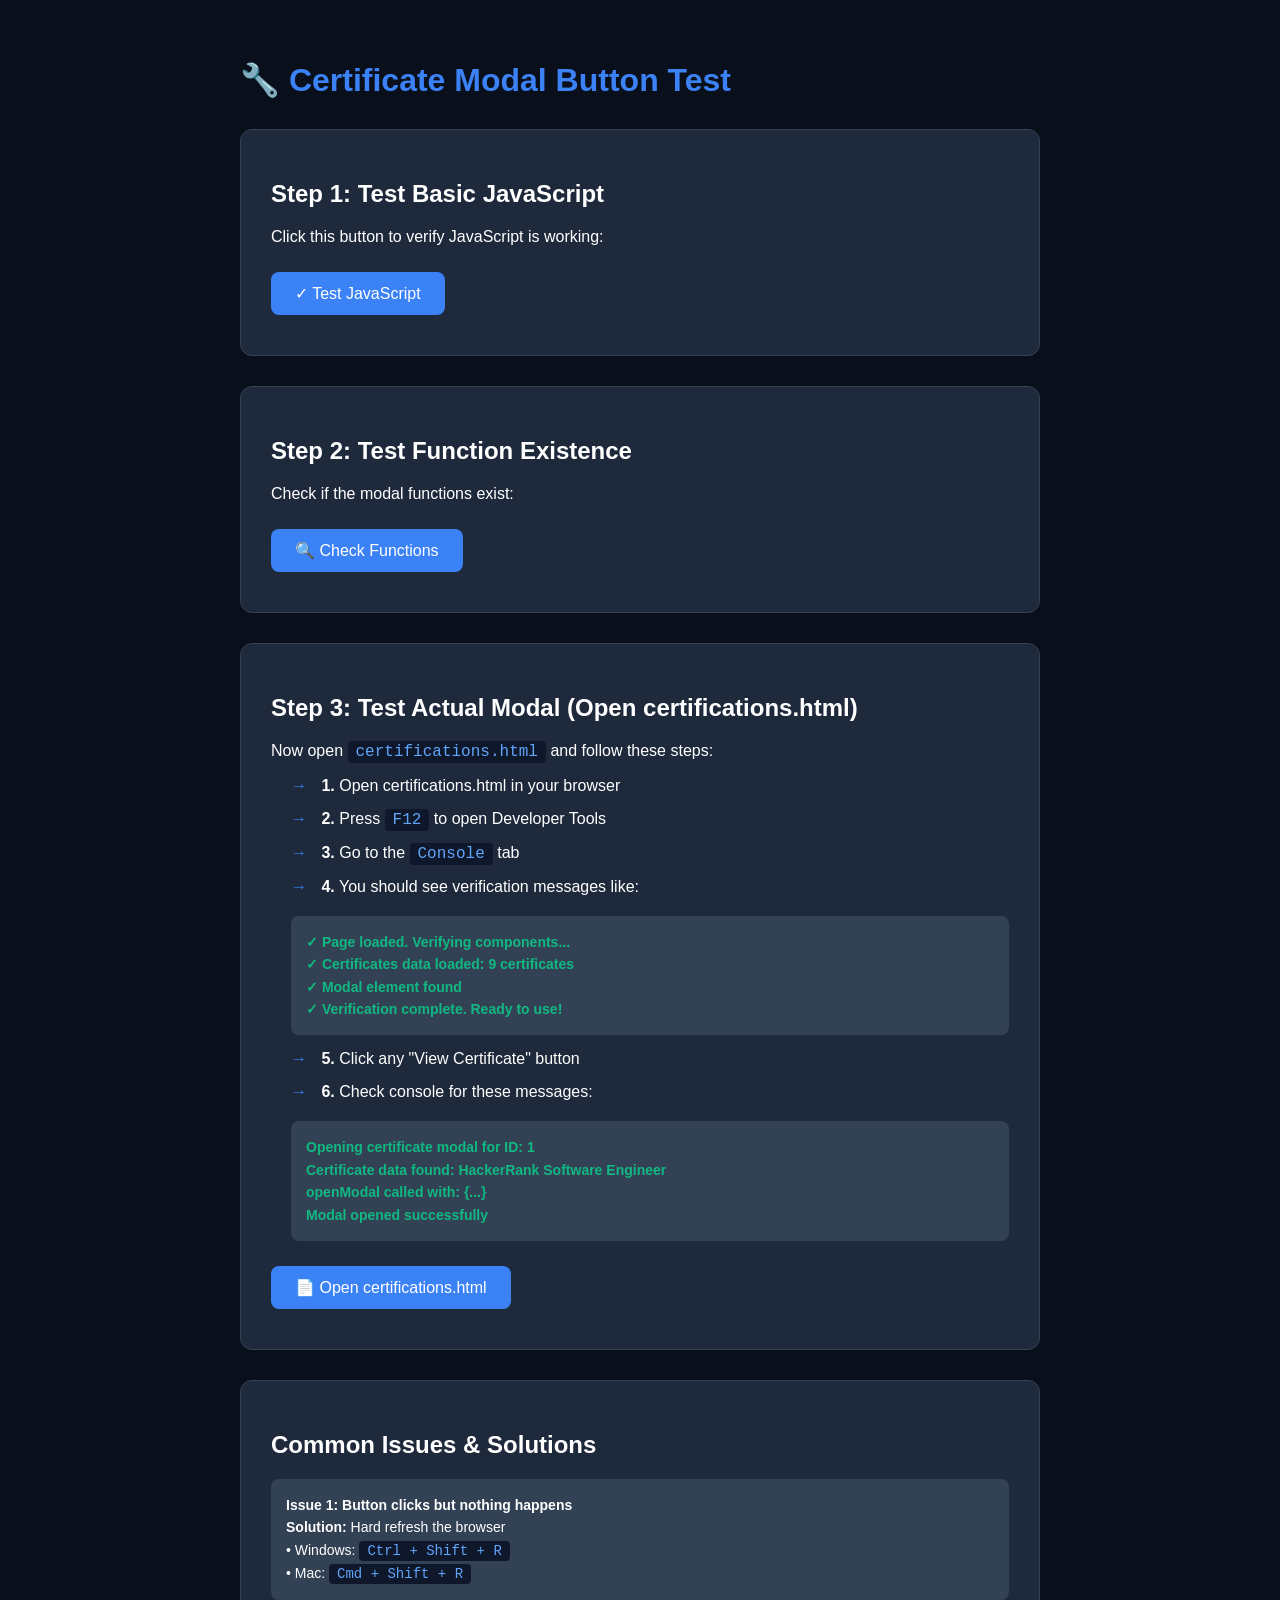
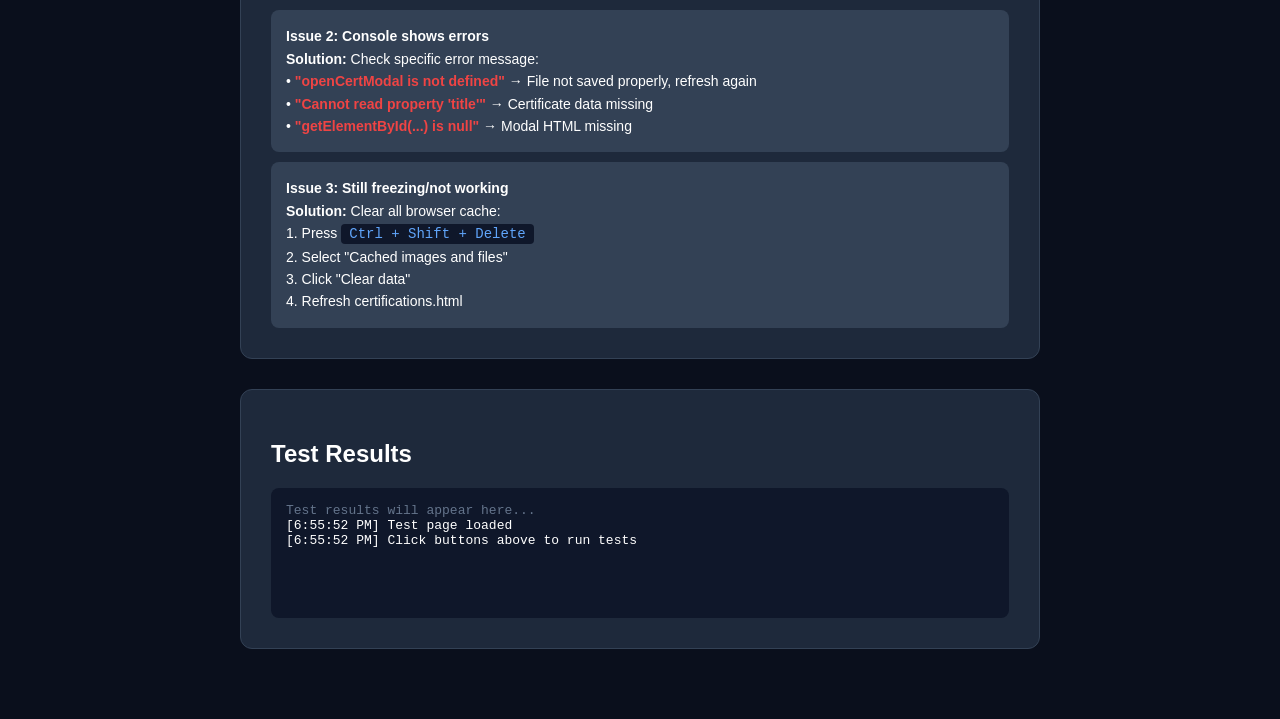
<file: test-button-simple.html>
<!DOCTYPE html>
<html lang="en">
<head>
    <meta charset="UTF-8">
    <meta name="viewport" content="width=device-width, initial-scale=1.0">
    <title>Button Test - Certificate Modal</title>
    <style>
        body {
            font-family: Arial, sans-serif;
            padding: 40px;
            background: #0a0f1c;
            color: #fff;
            max-width: 800px;
            margin: 0 auto;
        }
        
        h1 {
            color: #3b82f6;
            margin-bottom: 30px;
        }
        
        .test-section {
            background: #1e293b;
            padding: 30px;
            border-radius: 12px;
            margin-bottom: 30px;
            border: 1px solid #334155;
        }
        
        .test-button {
            background: #3b82f6;
            color: white;
            padding: 12px 24px;
            border: none;
            border-radius: 8px;
            cursor: pointer;
            font-size: 16px;
            margin: 10px 10px 10px 0;
            display: inline-flex;
            align-items: center;
            gap: 8px;
        }
        
        .test-button:hover {
            background: #2563eb;
        }
        
        .success {
            color: #10b981;
            font-weight: bold;
        }
        
        .error {
            color: #ef4444;
            font-weight: bold;
        }
        
        .info {
            background: #334155;
            padding: 15px;
            border-radius: 8px;
            margin-top: 20px;
            font-size: 14px;
            line-height: 1.6;
        }
        
        .code {
            background: #0f172a;
            padding: 2px 8px;
            border-radius: 4px;
            font-family: 'Courier New', monospace;
            color: #60a5fa;
        }
        
        #testResults {
            margin-top: 20px;
            padding: 15px;
            background: #0f172a;
            border-radius: 8px;
            font-family: 'Courier New', monospace;
            font-size: 13px;
            min-height: 100px;
        }
        
        .step {
            margin: 15px 0;
            padding-left: 20px;
        }
        
        .step::before {
            content: '→';
            margin-right: 10px;
            color: #3b82f6;
        }
    </style>
</head>
<body>
    <h1>🔧 Certificate Modal Button Test</h1>
    
    <div class="test-section">
        <h2>Step 1: Test Basic JavaScript</h2>
        <p>Click this button to verify JavaScript is working:</p>
        <button class="test-button" onclick="testBasicJS()">
            ✓ Test JavaScript
        </button>
        <div id="basicTest"></div>
    </div>
    
    <div class="test-section">
        <h2>Step 2: Test Function Existence</h2>
        <p>Check if the modal functions exist:</p>
        <button class="test-button" onclick="checkFunctions()">
            🔍 Check Functions
        </button>
        <div id="functionTest"></div>
    </div>
    
    <div class="test-section">
        <h2>Step 3: Test Actual Modal (Open certifications.html)</h2>
        <p>Now open <span class="code">certifications.html</span> and follow these steps:</p>
        
        <div class="step">
            <strong>1.</strong> Open certifications.html in your browser
        </div>
        <div class="step">
            <strong>2.</strong> Press <span class="code">F12</span> to open Developer Tools
        </div>
        <div class="step">
            <strong>3.</strong> Go to the <span class="code">Console</span> tab
        </div>
        <div class="step">
            <strong>4.</strong> You should see verification messages like:
            <div class="info">
                <span class="success">✓ Page loaded. Verifying components...</span><br>
                <span class="success">✓ Certificates data loaded: 9 certificates</span><br>
                <span class="success">✓ Modal element found</span><br>
                <span class="success">✓ Verification complete. Ready to use!</span>
            </div>
        </div>
        <div class="step">
            <strong>5.</strong> Click any "View Certificate" button
        </div>
        <div class="step">
            <strong>6.</strong> Check console for these messages:
            <div class="info">
                <span class="success">Opening certificate modal for ID: 1</span><br>
                <span class="success">Certificate data found: HackerRank Software Engineer</span><br>
                <span class="success">openModal called with: {...}</span><br>
                <span class="success">Modal opened successfully</span>
            </div>
        </div>
        
        <a href="certifications.html" target="_blank">
            <button class="test-button">
                📄 Open certifications.html
            </button>
        </a>
    </div>
    
    <div class="test-section">
        <h2>Common Issues & Solutions</h2>
        
        <div class="info">
            <strong>Issue 1: Button clicks but nothing happens</strong><br>
            <strong>Solution:</strong> Hard refresh the browser<br>
            • Windows: <span class="code">Ctrl + Shift + R</span><br>
            • Mac: <span class="code">Cmd + Shift + R</span>
        </div>
        
        <div class="info" style="margin-top: 10px;">
            <strong>Issue 2: Console shows errors</strong><br>
            <strong>Solution:</strong> Check specific error message:<br>
            • <span class="error">"openCertModal is not defined"</span> → File not saved properly, refresh again<br>
            • <span class="error">"Cannot read property 'title'"</span> → Certificate data missing<br>
            • <span class="error">"getElementById(...) is null"</span> → Modal HTML missing
        </div>
        
        <div class="info" style="margin-top: 10px;">
            <strong>Issue 3: Still freezing/not working</strong><br>
            <strong>Solution:</strong> Clear all browser cache:<br>
            1. Press <span class="code">Ctrl + Shift + Delete</span><br>
            2. Select "Cached images and files"<br>
            3. Click "Clear data"<br>
            4. Refresh certifications.html
        </div>
    </div>
    
    <div class="test-section">
        <h2>Test Results</h2>
        <div id="testResults">
            <span style="color: #64748b;">Test results will appear here...</span>
        </div>
    </div>

    <script>
        // Test 1: Basic JavaScript
        function testBasicJS() {
            const result = document.getElementById('basicTest');
            result.innerHTML = '<p class="success">✓ JavaScript is working!</p>';
            logResult('✓ PASS: JavaScript is working');
        }
        
        // Test 2: Check if functions exist
        function checkFunctions() {
            const result = document.getElementById('functionTest');
            let html = '<div style="margin-top: 10px;">';
            let allPassed = true;
            
            // Check if we're on the certifications page
            const isCertPage = window.location.pathname.includes('certifications.html');
            
            if (!isCertPage) {
                html += '<p class="info">ℹ This test should be run from <span class="code">certifications.html</span></p>';
                html += '<p>Click the button below to open it:</p>';
                html += '<a href="certifications.html" target="_blank"><button class="test-button">Open certifications.html</button></a>';
            } else {
                // Check for functions
                const checks = [
                    { name: 'openCertModal', exists: typeof openCertModal === 'function' },
                    { name: 'openModal', exists: typeof openModal === 'function' },
                    { name: 'closeModal', exists: typeof closeModal === 'function' },
                    { name: 'downloadCertificate', exists: typeof downloadCertificate === 'function' },
                    { name: 'certificatesData', exists: typeof certificatesData === 'object' }
                ];
                
                checks.forEach(check => {
                    if (check.exists) {
                        html += `<p class="success">✓ ${check.name} found</p>`;
                        logResult(`✓ PASS: ${check.name} exists`);
                    } else {
                        html += `<p class="error">✗ ${check.name} NOT found</p>`;
                        logResult(`✗ FAIL: ${check.name} missing`);
                        allPassed = false;
                    }
                });
                
                // Check modal element
                const modal = document.getElementById('certModal');
                if (modal) {
                    html += '<p class="success">✓ Modal element found</p>';
                    logResult('✓ PASS: Modal element exists');
                } else {
                    html += '<p class="error">✗ Modal element NOT found</p>';
                    logResult('✗ FAIL: Modal element missing');
                    allPassed = false;
                }
                
                if (allPassed) {
                    html += '<p style="margin-top: 15px; color: #10b981; font-weight: bold;">🎉 All checks passed! Try clicking a "View Certificate" button.</p>';
                    logResult('🎉 ALL TESTS PASSED - Modal should work!');
                } else {
                    html += '<p style="margin-top: 15px; color: #ef4444; font-weight: bold;">⚠️ Some checks failed. Hard refresh the page (Ctrl+Shift+R)</p>';
                    logResult('⚠️ TESTS FAILED - See errors above');
                }
            }
            
            html += '</div>';
            result.innerHTML = html;
        }
        
        // Log to results area
        function logResult(message) {
            const results = document.getElementById('testResults');
            const timestamp = new Date().toLocaleTimeString();
            results.innerHTML += `<div>[${timestamp}] ${message}</div>`;
        }
        
        // Auto-run on load
        window.addEventListener('load', function() {
            logResult('Test page loaded');
            logResult('Click buttons above to run tests');
        });
    </script>
</body>
</html>
</file>
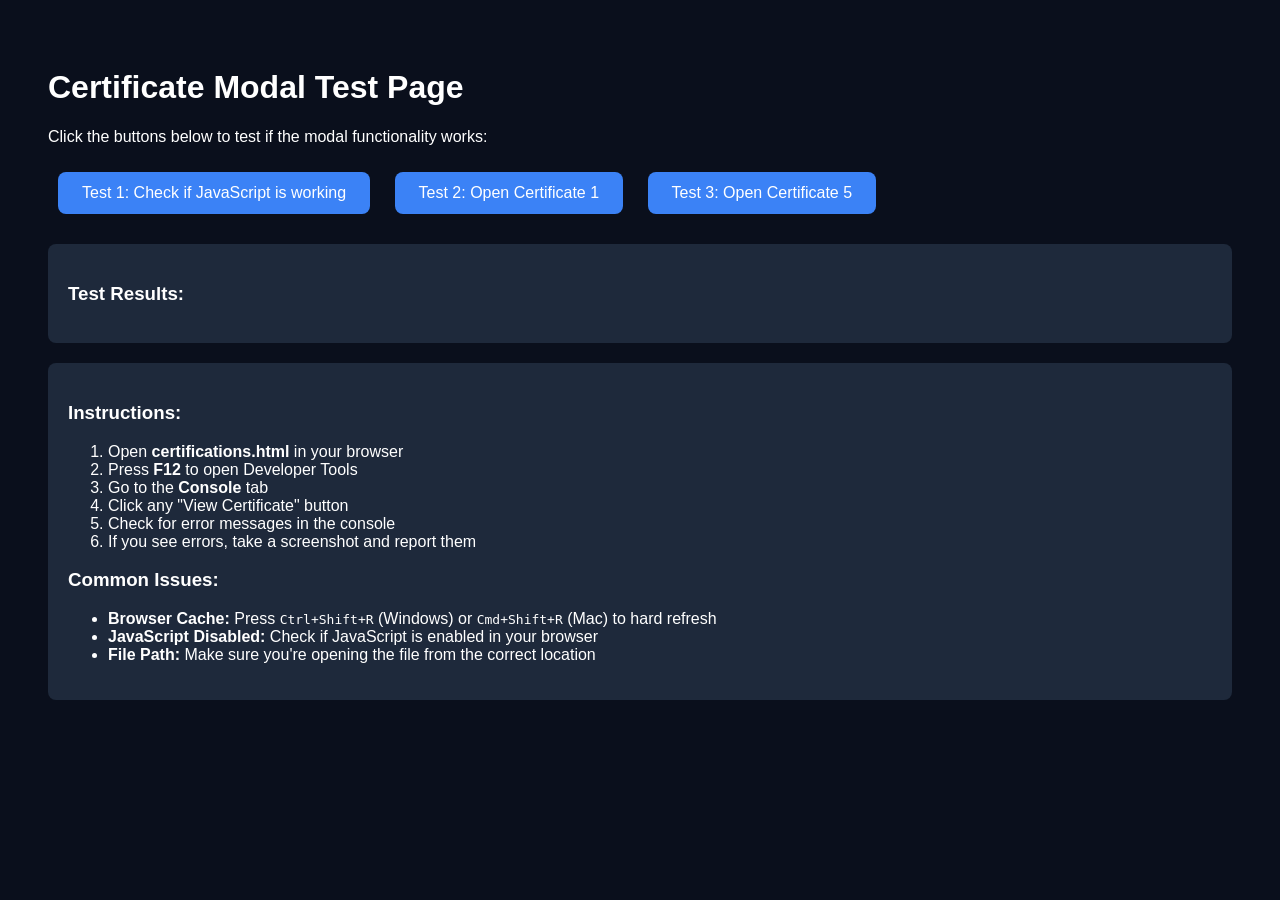
<file: test-modal.html>
<!DOCTYPE html>
<html lang="en">
<head>
    <meta charset="UTF-8">
    <meta name="viewport" content="width=device-width, initial-scale=1.0">
    <title>Test Certificate Modal</title>
    <style>
        body {
            font-family: Arial, sans-serif;
            padding: 40px;
            background: #0a0f1c;
            color: #fff;
        }
        .test-button {
            background: #3b82f6;
            color: white;
            padding: 12px 24px;
            border: none;
            border-radius: 8px;
            cursor: pointer;
            font-size: 16px;
            margin: 10px;
        }
        .test-button:hover {
            background: #2563eb;
        }
        .info {
            background: #1e293b;
            padding: 20px;
            border-radius: 8px;
            margin-top: 20px;
        }
        .success {
            color: #10b981;
        }
        .error {
            color: #ef4444;
        }
    </style>
</head>
<body>
    <h1>Certificate Modal Test Page</h1>
    <p>Click the buttons below to test if the modal functionality works:</p>
    
    <button class="test-button" onclick="testFunction()">Test 1: Check if JavaScript is working</button>
    <button class="test-button" onclick="testCertModal(1)">Test 2: Open Certificate 1</button>
    <button class="test-button" onclick="testCertModal(5)">Test 3: Open Certificate 5</button>
    
    <div class="info">
        <h3>Test Results:</h3>
        <div id="results"></div>
    </div>
    
    <div class="info">
        <h3>Instructions:</h3>
        <ol>
            <li>Open <strong>certifications.html</strong> in your browser</li>
            <li>Press <strong>F12</strong> to open Developer Tools</li>
            <li>Go to the <strong>Console</strong> tab</li>
            <li>Click any "View Certificate" button</li>
            <li>Check for error messages in the console</li>
            <li>If you see errors, take a screenshot and report them</li>
        </ol>
        
        <h3>Common Issues:</h3>
        <ul>
            <li><strong>Browser Cache:</strong> Press <kbd>Ctrl+Shift+R</kbd> (Windows) or <kbd>Cmd+Shift+R</kbd> (Mac) to hard refresh</li>
            <li><strong>JavaScript Disabled:</strong> Check if JavaScript is enabled in your browser</li>
            <li><strong>File Path:</strong> Make sure you're opening the file from the correct location</li>
        </ul>
    </div>

    <script>
        function testFunction() {
            const results = document.getElementById('results');
            results.innerHTML = '<p class="success">✓ JavaScript is working!</p>';
        }
        
        function testCertModal(id) {
            const results = document.getElementById('results');
            results.innerHTML += `<p class="success">✓ testCertModal(${id}) function called successfully!</p>`;
            alert(`Test passed! Function testCertModal(${id}) is working.\n\nNow try the actual certifications.html page.`);
        }
    </script>
</body>
</html>
</file>
<file: style.css>
/* =================================================================
   DEEPAK.S PORTFOLIO — SHARED STYLESHEET
   ================================================================= */

@import url('https://fonts.googleapis.com/css2?family=Inter:wght@300;400;500;600;700;800&family=Manrope:wght@400;500;600;700;800&family=JetBrains+Mono:wght@400;500;600&display=swap');

:root {
    /* Primary palette — tuned for premium dark UI */
    --bg:            #050816; /* primary background */
    --bg-2:          #0B1225; /* secondary background */
    --surface:       rgba(255,255,255,0.03);
    --surface-2:     rgba(255,255,255,0.04);
    --border:        rgba(255,255,255,0.06);
    --border-2:      rgba(255,255,255,0.10);

    --text:          #f3f6ff;
    --text-muted:    #9aa8c7;
    --text-dim:      #6f7f9a;

    --accent-blue:   #60a5fa;
    --accent-purple: #a78bfa;
    --accent-cyan:   #22d3ee;
    --accent-orange: #fb923c;
    --accent-green:  #34d399;

    --nav-h:         72px;
    --max-w:         1200px;

    --shadow-sm:     0 6px 18px rgba(2,6,23,0.40);
    --shadow:        0 16px 40px rgba(2,6,23,0.50);
    --shadow-lg:     0 28px 80px rgba(2,6,23,0.60);
    --glass:         rgba(255,255,255,0.03);
    --glass-strong:  rgba(255,255,255,0.06);
    --glass-accent:  rgba(96,165,250,0.08);

    --font-display: 'Manrope', 'Inter', system-ui, -apple-system, 'Segoe UI', Roboto, 'Helvetica Neue', Arial;
    --font-body:    'Inter', 'Segoe UI', system-ui, -apple-system, Roboto, 'Helvetica Neue', Arial;
    --font-mono:    'JetBrains Mono', monospace;

    /* Legacy token aliases used across pages */
    --blue:         #3b82f6;
    --blue-light:   #60a5fa;
    --orange:       #fb923c;
    --orange-light: #f97316;
    --green:        #10b981;

    --radius-sm:     10px;
    --radius:        18px;
    --radius-lg:     28px;

    /* Motion tokens */
    --duration-fast: 160ms;
    --duration-md:   320ms;
    --duration-slow: 520ms;
    --ease-spring: cubic-bezier(.2,.9,.2,1);

    /* Living background tokens */
    --aurora-1: linear-gradient(120deg, rgba(96,165,250,0.12), rgba(167,139,250,0.08));
    --aurora-2: linear-gradient(220deg, rgba(34,211,238,0.06), rgba(251,146,60,0.05));
    --noise: rgba(255,255,255,0.02);
}

/* ── Living background layers ───────────────────────── */
body::before,
body::after {
    content: '';
    position: fixed;
    inset: 0;
    z-index: 0;
    pointer-events: none;
}

/* mesh gradient + aurora */
body::before {
    background-image: radial-gradient(circle at 18% 16%, rgba(96,165,250,0.105), transparent 24%),
                      radial-gradient(circle at 82% 12%, rgba(167,139,250,0.088), transparent 18%),
                      radial-gradient(circle at 50% 100%, rgba(34,211,238,0.062), transparent 28%),
                      linear-gradient(135deg, #060913 0%, #091120 46%, #050812 100%);
    mix-blend-mode: screen;
    opacity: 0.98;
    transform-origin: center center;
    will-change: transform, opacity;
    animation: slowDrift 26s linear infinite;
    transform: translate(var(--bg-x, 0px), var(--bg-y, 0px)) rotate(var(--bg-rot, 0deg));
}

/* soft noise and subtle grid */
body::after {
    background-image: linear-gradient(90deg, rgba(255,255,255,0.018) 1px, transparent 1px),
                      linear-gradient(rgba(255,255,255,0.012) 1px, transparent 1px),
                      radial-gradient(circle at 50% 50%, rgba(255,255,255,0.015) 1px, transparent 1px);
    background-size: 48px 48px, 48px 48px, 42px 42px;
    opacity: 0.4;
    mix-blend-mode: overlay;
}

.bg-particles {
    position: fixed;
    inset: 0;
    pointer-events: none;
    z-index: 0;
    overflow: hidden;
    opacity: 0.08;
    background-image:
        radial-gradient(circle at 10% 20%, rgba(255,255,255,0.9) 0 1px, transparent 2px),
        radial-gradient(circle at 30% 70%, rgba(255,255,255,0.8) 0 1px, transparent 2px),
        radial-gradient(circle at 70% 30%, rgba(255,255,255,0.7) 0 1px, transparent 2px),
        radial-gradient(circle at 85% 80%, rgba(255,255,255,0.8) 0 1px, transparent 2px);
    animation: particleFloat 22s linear infinite;
}

@keyframes particleFloat {
    0% { transform: translate3d(0, 0, 0); }
    50% { transform: translate3d(0, -8px, 0); }
    100% { transform: translate3d(0, 0, 0); }
}

@keyframes slowDrift {
    0% { transform: translateY(0) rotate(0deg); }
    50% { transform: translateY(-10px) rotate(2deg); }
    100% { transform: translateY(0) rotate(0deg); }
}

/* utility glass component */
.glass-card {
    background: linear-gradient(180deg, rgba(255,255,255,0.02), rgba(255,255,255,0.015));
    border: 1px solid var(--border);
    border-radius: var(--radius);
    box-shadow: var(--shadow-sm);
    backdrop-filter: blur(10px) saturate(120%);
}

/* floating navigation hidden state (controlled by JS) */
.site-header {
    transition: transform 0.38s cubic-bezier(.2,.9,.2,1), box-shadow 0.25s, background 0.25s;
}
.site-header.hidden {
    transform: translateY(-120%);
}

/* elevated header active state */
.site-header.scrolled {
    box-shadow: 0 24px 60px rgba(2,6,23,0.6);
    background: rgba(5,8,22,0.6);
    backdrop-filter: blur(14px) saturate(120%);
}

/* premium button styles (high specificity to avoid override) */
.btn-primary {
    background: linear-gradient(90deg, var(--accent-blue), var(--accent-purple));
    color: #fff;
    padding: 12px 18px;
    border-radius: 12px;
    box-shadow: 0 10px 30px rgba(96,165,250,0.14);
    border: none;
    font-weight: 700;
}
@media (prefers-reduced-motion: reduce) {
    * { animation: none !important; transition-duration: 0s !important; }
}

/* ── Reset ───────────────────────────────────────────────── */
*, *::before, *::after { box-sizing: border-box; margin: 0; padding: 0; }
html { scroll-behavior: smooth; }

body {
    font-family: var(--font-body);
    background: radial-gradient(circle at 16% 18%, rgba(96,165,250,0.10), transparent 24%),
                radial-gradient(circle at 84% 12%, rgba(167,139,250,0.08), transparent 20%),
                linear-gradient(135deg, #060913 0%, #091120 48%, #050812 100%);
    color: var(--text);
    line-height: 1.65;
    min-height: 100vh;
    background-blend-mode: screen, screen, normal;
    background-attachment: fixed;
}

/* Page transition overlay for smooth navigations */
.page-transition-overlay {
    position: fixed;
    inset: 0;
    z-index: 2000;
    pointer-events: none;
    background: radial-gradient(600px 400px at var(--pt-x, 50%) var(--pt-y, 50%), rgba(96,165,250,0.06), rgba(167,139,250,0.04) 40%, transparent 60%);
    opacity: 0;
    transition: opacity var(--duration-md) var(--ease-spring), transform var(--duration-md) var(--ease-spring);
    transform: scale(1);
}
.is-navigating .page-transition-overlay {
    opacity: 1;
    pointer-events: auto;
}

/* Focus visible & accessibility improvements */
:focus { outline: none; }
:focus-visible { outline: 3px solid rgba(96,165,250,0.18); outline-offset: 4px; border-radius: 6px; }

/* Cursor improvements */
*:not(svg) { -webkit-tap-highlight-color: transparent; }

/* ── Cursor Blob / Mouse Spotlight (global) ───────────── */
.cursor-blob {
    position: fixed;
    left: 50%;
    top: 50%;
    width: 180px;
    height: 180px;
    border-radius: 50%;
    pointer-events: none;
    transform: translate(-50%, -50%) scale(1);
    background: radial-gradient(closest-side, rgba(96,165,250,0.10), rgba(59,130,246,0.04) 40%, transparent 60%);
    filter: blur(30px) saturate(110%);
    mix-blend-mode: screen;
    opacity: 0.6;
    transition: transform 200ms var(--ease-spring), opacity 200ms linear;
    will-change: transform, opacity;
    z-index: 900;
}

@media (prefers-reduced-motion: reduce) {
    .cursor-blob { display: none; }
}

/* ── Scroll progress indicator (top) ─────────────────── */
.scroll-progress-wrap {
    position: fixed;
    top: 0; left: 0; right: 0;
    height: 6px;
    z-index: 1200;
    pointer-events: none;
    background: transparent;
}
.scroll-progress {
    height: 100%;
    width: 0%;
    background: linear-gradient(90deg, var(--blue-light), var(--accent-purple));
    box-shadow: 0 6px 18px rgba(59,130,246,0.12);
    transform-origin: left center;
    transition: width 120ms linear;
}

/* ── Site loader (initial entry) ─────────────────────── */
.site-loader {
    position: fixed;
    inset: 0;
    z-index: 2500;
    display: flex;
    align-items: center;
    justify-content: center;
    background: linear-gradient(180deg, rgba(5,8,22,0.9), rgba(8,12,20,0.95));
}
.site-loader .logo-anim {
    width: 110px; height: 110px; border-radius: 18px;
    background: linear-gradient(135deg, rgba(96,165,250,0.08), rgba(167,139,250,0.06));
    display: grid; place-items: center; box-shadow: 0 12px 40px rgba(2,6,23,0.5);
    backdrop-filter: blur(4px);
}
.site-loader .spinner {
    width: 48px; height: 48px; border-radius: 50%;
    background: conic-gradient(var(--blue-light), var(--accent-purple));
    filter: blur(6px);
    animation: loaderSpin 1.6s linear infinite;
}
@keyframes loaderSpin { to { transform: rotate(360deg); } }


img { display: block; max-width: 100%; }
a { color: inherit; text-decoration: none; }
button { font-family: var(--font-body); }
ul { list-style: none; }

/* ── Layout Helpers ──────────────────────────────────────── */
.page-wrapper { padding-top: var(--nav-h); min-height: 100vh; }
.container     { max-width: var(--max-w); margin: 0 auto; padding: 0 24px; }
.section       { padding: 92px 0; }

/* ============================================================
   NAVIGATION
   ============================================================ */

.site-header {
    position: fixed;
    top: 0; left: 0; right: 0;
    z-index: 1000;
    min-height: var(--nav-h);
    background: rgba(8,12,20,0.90);
    backdrop-filter: blur(22px);
    -webkit-backdrop-filter: blur(22px);
    border-bottom: 1px solid rgba(255,255,255,0.06);
    box-shadow: 0 18px 50px rgba(0,0,0,0.18);
}

.nav-inner {
    max-width: var(--max-w);
    margin: 0 auto;
    padding: 6px 24px;
    min-height: var(--nav-h);
    height: 100%;
    display: flex;
    align-items: center;
    justify-content: space-between;
}

/* Logo */
.logo {
    font-family: var(--font-display);
    font-size: 1.45rem;
    font-weight: 800;
    color: var(--text);
    letter-spacing: 2.5px;
    text-decoration: none;
    transition: color 0.2s;
    display: flex;
    align-items: center;
    gap: 2px;
}
.logo .dot { color: var(--blue); }
.logo:hover { color: var(--blue-light); }

/* Desktop links */
.nav-links {
    display: flex;
    align-items: center;
    gap: 4px;
}

.nav-link {
    font-size: 0.88rem;
    font-weight: 500;
    color: var(--text-muted);
    text-decoration: none;
    padding: 8px 16px;
    border-radius: 999px;
    position: relative;
    letter-spacing: 0.3px;
    transition: color 0.2s ease, background 0.2s ease, transform 0.2s ease, box-shadow 0.2s ease;
    background: rgba(255,255,255,0.03);
}
.nav-link:hover {
    color: var(--text);
    background: rgba(59,130,246,0.12);
    transform: translateY(-2px) scale(1.01);
    box-shadow: 0 8px 24px rgba(59,130,246,0.08);
}
.nav-link.active {
    color: var(--blue-light);
    background: linear-gradient(135deg, rgba(59,130,246,0.28), rgba(124,58,237,0.18));
    box-shadow: 0 12px 34px rgba(50,75,155,0.14);
}
.nav-link.active::after {
    content: '';
    position: absolute;
    bottom: 5px; left: 50%;
    transform: translateX(-50%);
    width: 4px; height: 4px;
    border-radius: 50%;
    background: var(--blue);
}

/* Hire CTA in nav */
.nav-cta {
    background: var(--blue) !important;
    color: #fff !important;
    border-radius: var(--radius-sm) !important;
    font-weight: 600 !important;
    padding: 8px 18px !important;
    letter-spacing: 0.2px !important;
    transition: background 0.2s, transform 0.2s !important;
    box-shadow: 0 3px 12px rgba(59,130,246,0.35);
}
.nav-cta:hover {
    background: var(--blue-light) !important;
    transform: translateY(-1px) !important;
}
.nav-cta.active::after { display: none !important; }

/* Hamburger */
.hamburger {
    display: none;
    flex-direction: column;
    justify-content: center;
    gap: 5px;
    background: none;
    border: none;
    cursor: pointer;
    padding: 8px;
    border-radius: var(--radius-sm);
    transition: background 0.2s;
}
.hamburger:hover { background: var(--surface); }
.hamburger span {
    display: block;
    width: 22px; height: 2px;
    background: var(--text);
    border-radius: 2px;
    transition: transform 0.3s ease, opacity 0.25s;
    transform-origin: center;
}
.hamburger.open span:nth-child(1) { transform: translateY(7px) rotate(45deg); }
.hamburger.open span:nth-child(2) { opacity: 0; transform: scaleX(0); }
.hamburger.open span:nth-child(3) { transform: translateY(-7px) rotate(-45deg); }

/* Mobile menu */
.mobile-menu {
    display: none;
    flex-direction: column;
    padding: 12px 20px 20px;
    border-top: 1px solid var(--border);
    background: rgba(10,15,28,0.97);
    gap: 2px;
    position: fixed;
    top: var(--nav-h);
    left: 0; right: 0;
    z-index: 999;
}
.mobile-menu.open { display: flex; }

.mobile-nav-link {
    font-size: 0.95rem;
    font-weight: 500;
    color: var(--text-muted);
    text-decoration: none;
    padding: 12px 16px;
    border-radius: var(--radius-sm);
    transition: color 0.2s, background 0.2s;
}
.mobile-nav-link:hover,
.mobile-nav-link.active {
    color: var(--text);
    background: var(--surface);
}
.mobile-nav-link.active {
    color: var(--blue-light);
    border-left: 3px solid var(--blue);
    padding-left: 13px;
}

/* ============================================================
   SECTION LABELS & HEADINGS
   ============================================================ */

.label {
    display: inline-block;
    font-family: var(--font-mono);
    font-size: 0.72rem;
    color: var(--blue);
    letter-spacing: 3px;
    text-transform: uppercase;
    margin-bottom: 10px;
}

.heading {
    font-family: var(--font-display);
    font-size: 2.4rem;
    font-weight: 700;
    color: var(--text);
    line-height: 1.15;
    letter-spacing: -0.5px;
    margin-bottom: 14px;
}
.heading em { color: var(--blue); font-style: normal; }

.subheading {
    font-size: 1.05rem;
    color: var(--text-muted);
    max-width: 560px;
    margin-bottom: 20px;
}

.divider {
    width: 44px; height: 3px;
    background: linear-gradient(to right, var(--blue), var(--orange));
    border-radius: 2px;
    margin-bottom: 52px;
}

/* ============================================================
   CARDS
   ============================================================ */

.card {
    background: rgba(255,255,255,0.03);
    border: 1px solid rgba(255,255,255,0.06);
    border-radius: 18px;
    padding: 24px;
    box-shadow: var(--shadow);
    transition: border-color 0.18s, transform 0.18s, box-shadow 0.18s, background 0.18s;
    backdrop-filter: blur(10px);
}
.card:hover {
    border-color: rgba(59,130,246,0.18);
    transform: translateY(-4px);
    box-shadow: 0 20px 48px rgba(0,0,0,0.18);
    background: rgba(255,255,255,0.04);
}

/* ============================================================
   TABLES / DATA PANELS
   ============================================================ */

.glass-table-wrap {
    background: linear-gradient(135deg, rgba(255,255,255,0.08), rgba(255,255,255,0.03));
    border: 1px solid rgba(255,255,255,0.12);
    border-radius: 20px;
    padding: 14px;
    box-shadow: 0 24px 60px rgba(2,6,23,0.24);
    backdrop-filter: blur(16px) saturate(130%);
    overflow: hidden;
}

.glass-table {
    width: 100%;
    border-collapse: separate;
    border-spacing: 0;
    overflow: hidden;
}

.glass-table th,
.glass-table td {
    padding: 14px 16px;
    text-align: left;
    border-bottom: 1px solid rgba(255,255,255,0.08);
}

.glass-table thead th {
    background: rgba(255,255,255,0.06);
    color: var(--text);
    font-family: var(--font-mono);
    font-size: 0.78rem;
    letter-spacing: 1.4px;
    text-transform: uppercase;
}

.glass-table tbody td {
    color: var(--text-muted);
}

.glass-table tbody tr:nth-child(even) {
    background: rgba(255,255,255,0.03);
}

.glass-table tbody tr:hover {
    background: rgba(59,130,246,0.12);
}

.glass-table tbody tr:last-child td {
    border-bottom: 0;
}

.tag {
    display: inline-block;
    background: rgba(255,255,255,0.05);
    color: var(--blue-light);
    border: 1px solid rgba(255,255,255,0.12);
    padding: 6px 14px;
    border-radius: 999px;
    font-size: 0.78rem;
    font-weight: 600;
    font-family: var(--font-mono);
    letter-spacing: 0.2px;
    text-transform: uppercase;
}
.tag-orange {
    background: rgba(249,115,22,0.12);
    color: var(--orange-light);
    border-color: rgba(249,115,22,0.22);
}
.tag-green {
    background: rgba(16,185,129,0.12);
    color: #34d399;
    border-color: rgba(16,185,129,0.22);
}

/* ============================================================
   BUTTONS
   ============================================================ */

.btn {
    display: inline-flex;
    align-items: center;
    gap: 8px;
    text-decoration: none;
    padding: 10px 20px;
    border-radius: 999px;
    font-weight: 700;
    font-size: 0.9rem;
    font-family: var(--font-body);
    cursor: pointer;
    border: 1px solid rgba(255,255,255,0.12);
    transition: transform 220ms cubic-bezier(.2,.9,.2,1), box-shadow 220ms ease, background 220ms ease, border-color 220ms ease;
    letter-spacing: 0.1px;
    background: rgba(255,255,255,0.06);
    color: var(--text);
    box-shadow: 0 14px 30px rgba(0,0,0,0.14);
    transform-origin: center;
    will-change: transform, box-shadow;
}

.btn:hover {
    transform: translateY(-2px) scale(1.03);
    background: rgba(255,255,255,0.12);
    box-shadow: 0 18px 38px rgba(0,0,0,0.2);
}

.btn-primary {
    background: linear-gradient(135deg, var(--blue), var(--blue-light));
    color: #fff;
    border-color: transparent;
    box-shadow: 0 16px 32px rgba(59,130,246,0.24);
}
.btn-primary:hover {
    background: linear-gradient(135deg, #60a5fa, #93c5fd);
}

.btn-secondary {
    background: rgba(255,255,255,0.04);
    color: var(--text);
    border-color: rgba(255,255,255,0.12);
}
.btn-secondary:hover {
    border-color: rgba(59,130,246,0.4);
    color: var(--text);
    background: rgba(59,130,246,0.12);
}

.btn-green {
    background: linear-gradient(135deg, #10b981, #34d399);
    color: #fff;
    border-color: transparent;
    box-shadow: 0 16px 32px rgba(16,185,129,0.24);
}
.btn-green:hover {
    background: linear-gradient(135deg, #34d399, #6ee7b7);
}

.btn-lg {
    padding: 14px 28px;
    font-size: 0.95rem;
    border-radius: 999px;
}
/* LinkedIn Button */
.btn-linkedin {
    background: #0A66C2;
    color: #fff;
    box-shadow: 0 3px 14px rgba(10, 102, 194, 0.35);
    transition: all 0.2s ease;
}

.btn-linkedin:hover {
    background: #004182;
    color: #fff;
    transform: translateY(-2px);
    box-shadow: 0 6px 22px rgba(10, 102, 194, 0.5);
}
/* GitHub Button */
.btn-github {
    background: #238636;
    color: #fff;
    box-shadow: 0 3px 14px rgba(35, 134, 54, 0.35);
    transition: all 0.2s ease;
}

.btn-github:hover {
    background: #2ea043;
    color: #fff;
    transform: translateY(-2px);
    box-shadow: 0 6px 22px rgba(35, 134, 54, 0.5);
}

/* ============================================================
   FOOTER
   ============================================================ */

.site-footer {
    border-top: 1px solid rgba(255,255,255,0.08);
    padding: 36px 24px;
    text-align: center;
    color: var(--text-dim);
    font-family: var(--font-mono);
    font-size: 0.8rem;
    margin-top: 64px;
}
.site-footer a { color: var(--blue-light); }

/* ============================================================
   ANIMATIONS
   ============================================================ */

@keyframes fadeUp {
    from { opacity: 0; transform: translateY(24px); }
    to   { opacity: 1; transform: translateY(0); }
}
@keyframes fadeIn {
    from { opacity: 0; }
    to   { opacity: 1; }
}
@keyframes slideLeft {
    from { opacity: 0; transform: translateX(-20px); }
    to   { opacity: 1; transform: translateX(0); }
}
@keyframes blink {
    0%, 100% { opacity: 1; }
    50%  { opacity: 0; }
}
@keyframes shimmer {
    0%   { background-position: -200% center; }
    100% { background-position:  200% center; }
}

.anim-1 { animation: fadeUp 0.6s 0.0s ease both; }
.anim-2 { animation: fadeUp 0.6s 0.1s ease both; }
.anim-3 { animation: fadeUp 0.6s 0.2s ease both; }
.anim-4 { animation: fadeUp 0.6s 0.3s ease both; }
.anim-5 { animation: fadeUp 0.6s 0.4s ease both; }
.anim-6 { animation: fadeUp 0.6s 0.5s ease both; }

/* ============================================================
   PAGE HERO BAND
   ============================================================ */
.page-hero {
    padding: 76px 0 60px;
    border-bottom: 1px solid rgba(255,255,255,0.08);
    margin-bottom: 0;
    position: relative;
    overflow: hidden;
    background: linear-gradient(135deg, rgba(96,165,250,0.09), rgba(167,139,250,0.06));
    border: 1px solid rgba(255,255,255,0.08);
    border-radius: 28px;
    box-shadow: inset 0 1px 0 rgba(255,255,255,0.05), 0 30px 80px rgba(0,0,0,0.20);
    backdrop-filter: blur(18px);
}
.page-hero::before {
    content: '';
    position: absolute;
    top: -120px; right: -80px;
    width: 440px; height: 440px;
    border-radius: 50%;
    background: radial-gradient(circle, rgba(96,165,250,0.16) 0%, rgba(59,130,246,0.05) 42%, transparent 72%);
    filter: blur(8px);
    pointer-events: none;
}

/* ============================================================
   MISC UTILITIES
   ============================================================ */

.text-blue   { color: var(--blue-light); }
.text-orange { color: var(--orange-light); }
.text-green  { color: #34d399; }
.text-muted  { color: var(--text-muted); }
.text-mono   { font-family: var(--font-mono); }
.fw-700      { font-weight: 700; }
.mt-8        { margin-top: 8px; }
.mt-12       { margin-top: 12px; }
.mt-16       { margin-top: 16px; }
.mt-24       { margin-top: 24px; }
.mt-32       { margin-top: 32px; }
.mt-48       { margin-top: 48px; }
.mb-8        { margin-bottom: 8px; }
.mb-16       { margin-bottom: 16px; }
.mb-24       { margin-bottom: 24px; }
.mb-32       { margin-bottom: 32px; }

.mb-48       { margin-bottom: 48px; }

/* About page specific extracted utilities */
.side-details { display:flex; flex-direction:column; gap:18px; }
.profile-card { background:var(--surface); border:1px solid var(--border); border-radius:16px; padding:20px; box-shadow:0 18px 40px rgba(0,0,0,0.12); }
.profile-row  { display:flex; gap:14px; align-items:center; }
.profile-photo { width:112px; height:112px; border-radius:14px; object-fit:cover; border:1px solid var(--border); box-shadow:0 10px 30px rgba(0,0,0,0.18); }
.sidebar-badge { display:inline-block; padding:6px 12px; border-radius:20px; background:rgba(59,130,246,0.08); border:1px solid rgba(59,130,246,0.14); font-family:var(--font-mono); font-weight:700; color:var(--blue); font-size:0.82rem; margin-bottom:8px; }
.profile-name  { font-weight:700; font-size:1.02rem; color:var(--text); }
.profile-role  { font-size:0.9rem; color:var(--text-muted); margin-top:6px; }
.side-meta { margin-top:14px; border-top:1px solid var(--border); padding-top:12px; display:flex; flex-direction:column; gap:8px; }
.meta-row { display:flex; justify-content:space-between; }
.meta-label { font-family:var(--font-mono); font-size:0.78rem; color:var(--text-dim); }
.meta-value { font-weight:600; color:var(--text); }

.contact-card { background:linear-gradient(180deg,rgba(255,255,255,0.02),transparent); border:1px solid var(--border); border-radius:16px; padding:18px; display:flex; flex-direction:column; gap:12px; align-items:stretch; }
.contact-actions { display:flex; gap:8px; justify-content:center; margin-top:6px; }
.btn.full-width { width:100%; text-align:center; }

.summary-text { margin-top:12px; }
.section-heading-sm { font-size:1.5rem; margin:10px 0 12px; }
.stack-col { display:flex; flex-direction:column; gap:16px; }

.gap-12 { gap: 12px; }
.flex   { display: flex; align-items: center; }
.flex-wrap { flex-wrap: wrap; }

/* ============================================================
   RESPONSIVE
   ============================================================ */

@media (max-width: 768px) {
    .nav-links  { display: none; }
    .hamburger  { display: flex; }

    .heading    { font-size: 1.85rem; }
    .section    { padding: 56px 0; }
}

@media (max-width: 480px) {
    .container  { padding: 0 16px; }
    .heading    { font-size: 1.6rem; }
}

/* ============================================================
   PREMIUM MOTION & INTERACTIVE ELEMENTS
   ============================================================ */

@keyframes floatY {
    from { transform: translateY(-6px); }
    to   { transform: translateY(8px); }
}

.float { animation: floatY 4s ease-in-out infinite alternate; }

.reveal { opacity: 0; transform: translateY(10px); animation: fadeUp 0.7s ease forwards; }

/* Magnetic button wrapper — use on CTAs to enable cursor attraction */
.btn-magnetic {
    position: relative;
    will-change: transform;
    transition: transform 260ms var(--ease-spring), box-shadow 200ms linear;
}
.btn-magnetic .btn-inner {
    display: inline-block;
    transition: transform 220ms var(--ease-spring);
    will-change: transform;
}
.btn-magnetic:hover { transform: translateZ(0) scale(1.01); }

/* Floating tech icons */
.floating-icon {
    display: inline-grid; place-items: center;
    width: 48px; height: 48px; border-radius: 12px;
    background: linear-gradient(135deg, rgba(255,255,255,0.03), rgba(255,255,255,0.01));
    border: 1px solid rgba(255,255,255,0.04);
    box-shadow: 0 10px 30px rgba(0,0,0,0.2);
    pointer-events: none;
    transform: translateZ(0);
}

/* subtle glow for active state */
.floating-icon.glow { box-shadow: 0 18px 60px rgba(96,165,250,0.08); }

/* Respect reduced motion */
@media (prefers-reduced-motion: reduce) {
    .float, .reveal, .btn-magnetic .btn-inner { animation: none !important; transition-duration: 0s !important; }
    .cursor-blob { display: none; }
}
</file>
